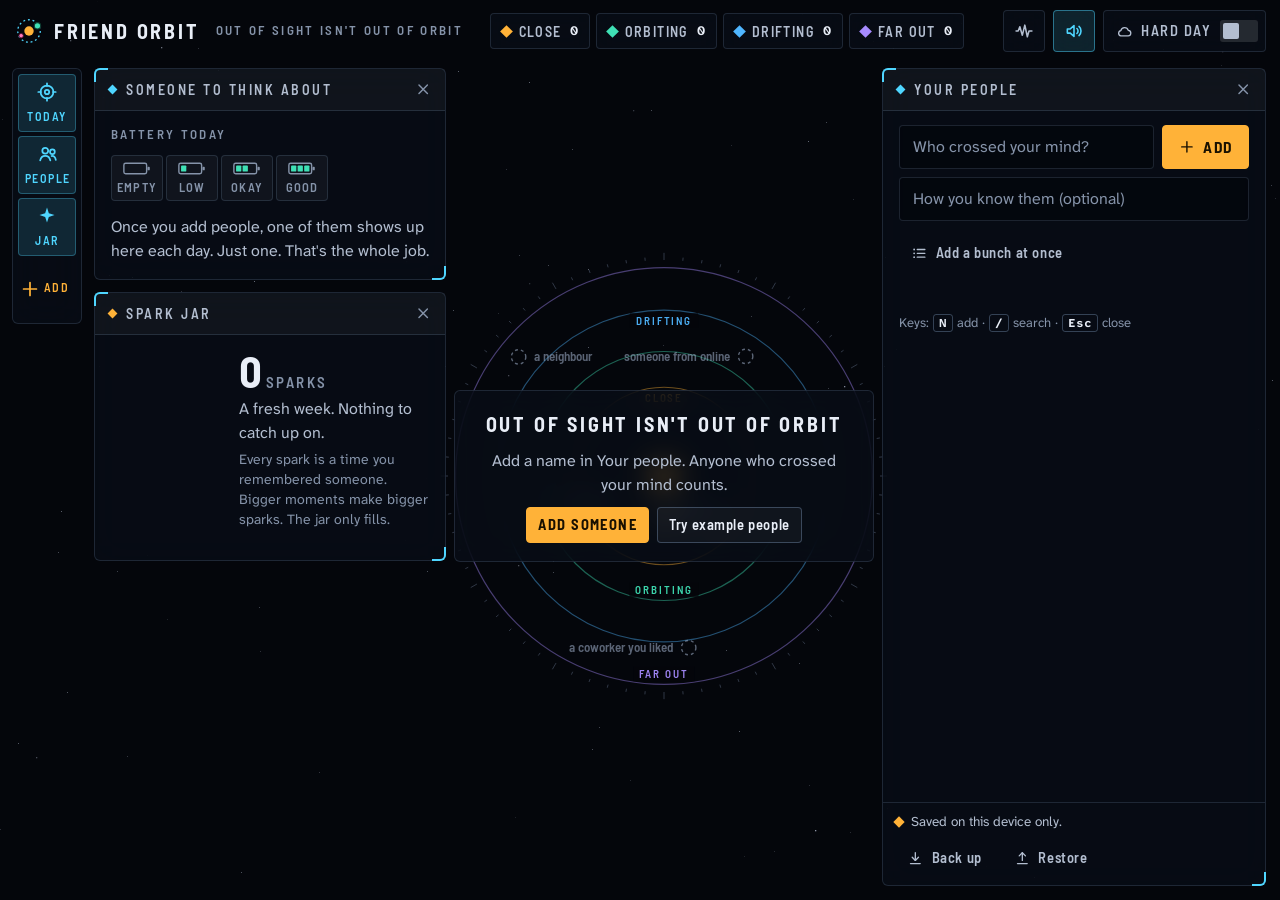
<file: friend-orbit/index.html>
<!DOCTYPE html>
<html lang="en">
<head>
<meta charset="UTF-8">
<meta name="viewport" content="width=device-width, initial-scale=1, viewport-fit=cover">
<meta name="description" content="A calm, shame-free friends list. Everyone orbits you, drifts slowly, and never falls out of your sky.">
<meta name="theme-color" content="#04060b">
<meta name="apple-mobile-web-app-capable" content="yes">
<meta name="mobile-web-app-capable" content="yes">
<meta name="apple-mobile-web-app-title" content="Friend Orbit">
<meta name="apple-mobile-web-app-status-bar-style" content="black-translucent">
<link rel="manifest" href="manifest.webmanifest">
<link rel="icon" href="icons/icon.svg" type="image/svg+xml">
<link rel="icon" href="icons/icon-192.png" type="image/png" sizes="192x192">
<link rel="apple-touch-icon" href="icons/apple-touch-icon.png">
<title>Friend Orbit</title>
<link rel="preconnect" href="https://fonts.googleapis.com">
<link rel="preconnect" href="https://fonts.gstatic.com" crossorigin>
<link rel="stylesheet" href="https://fonts.googleapis.com/css2?family=Barlow+Semi+Condensed:wght@500;600;700&family=Atkinson+Hyperlegible+Next:ital,wght@0,400..800;1,400..800&family=Atkinson+Hyperlegible+Mono:wght@400..700&display=swap">
<style>
/* Layout: the orbit fills the whole screen. Translucent HUD windows float over it
   (today and the spark jar on the left, your people on the right, a window rail at the edge),
   and the orbit re-centres in whatever space they leave. Phones get a bottom dock and one sheet at a time. */
:root{
  --void:#04060b;
  --hud:rgba(9,14,24,.72); --hud-strong:rgba(9,14,24,.94); --hud-head:rgba(255,255,255,.035);
  --row:rgba(255,255,255,.04); --row-hover:rgba(79,214,255,.08);
  --edge:rgba(150,180,220,.17); --edge-2:rgba(150,180,220,.32);
  --ink:#e9eef7; --ink-2:#b3bed0; --ink-3:#8593a9;
  --cyan:#4fd6ff; --cyan-soft:rgba(79,214,255,.14);
  --amber:#ffb238; --amber-ink:#1a1100; --amber-soft:rgba(255,178,56,.14);
  --calm:#3fe0b5; --calm-soft:rgba(63,224,181,.13); --rest:#a99bff; --rest-soft:rgba(169,155,255,.12);
  --danger:#ff7088;
  --z-close:#ffb238; --z-orbit:#3fe0b5; --z-drift:#4fb6ff; --z-far:#a78bff;
  --font-hud:"Barlow Semi Condensed","Barlow Condensed","Arial Narrow",system-ui,sans-serif;
  --font-body:"Atkinson Hyperlegible Next","Atkinson Hyperlegible",Verdana,system-ui,sans-serif;
  --font-mono:"Atkinson Hyperlegible Mono",ui-monospace,Menlo,Consolas,monospace;
  --top:62px; --dock:70px;
  color-scheme:dark;
}
*{box-sizing:border-box}
html{-webkit-text-size-adjust:100%;background:var(--void)}
html,body{height:100%}
body{margin:0;background:var(--void);color:var(--ink);font-family:var(--font-body);font-size:16px;line-height:1.5;overflow:hidden;-webkit-font-smoothing:antialiased}
[hidden]{display:none!important}
.closed{display:none!important}
button,input,select,textarea{font:inherit;color:inherit}
:focus-visible{outline:2px solid var(--cyan);outline-offset:2px}
.sr{position:absolute!important;width:1px;height:1px;overflow:hidden;clip:rect(0 0 0 0);white-space:nowrap;margin:-1px;padding:0;border:0}
.ico{width:1.15em;height:1.15em;flex:none;fill:none;stroke:currentColor;stroke-width:1.9;stroke-linecap:round;stroke-linejoin:round;vertical-align:-.2em}
*{scrollbar-width:thin;scrollbar-color:rgba(150,180,220,.3) transparent}

/* the sky */
#space{position:fixed;inset:0;width:100%;height:100%;display:block;touch-action:manipulation}
.orbit-tip{position:fixed;left:0;top:0;z-index:25;pointer-events:none;background:var(--hud-strong);border:1px solid var(--edge-2);border-radius:4px;padding:8px 12px;font-size:14.5px;line-height:1.35;white-space:nowrap}
.orbit-tip b{display:block;font-family:var(--font-hud);font-weight:700;font-size:18px;letter-spacing:.02em}
.orbit-tip span{color:var(--ink-2)}
.orbit-overlay{position:fixed;left:50%;top:50%;transform:translate(-50%,-50%);z-index:5;pointer-events:none;text-align:center;width:min(420px,86vw)}
.orbit-overlay > *{pointer-events:auto}
.ov-card{display:grid;gap:10px;justify-items:center;padding:18px 22px;background:var(--hud);-webkit-backdrop-filter:blur(14px);backdrop-filter:blur(14px);border:1px solid var(--edge);border-radius:6px}
.ov-card p{margin:0}
.ov-title{font-family:var(--font-hud);font-weight:700;font-size:20px;letter-spacing:.14em;text-transform:uppercase}
.ov-soft{font-family:var(--font-hud);font-weight:600;font-size:15px;letter-spacing:.2em;text-transform:uppercase;color:var(--cyan)}
.breath{position:fixed;left:50%;top:50%;transform:translate(-50%,0);z-index:5;pointer-events:none;font-family:var(--font-hud);font-weight:600;font-size:15px;letter-spacing:.26em;text-transform:uppercase;color:var(--amber)}

/* top bar */
.hud-top{position:fixed;top:0;left:0;right:0;z-index:20;display:flex;align-items:center;gap:14px;min-height:var(--top);padding:calc(env(safe-area-inset-top,0px) + 10px) 14px 10px;background:linear-gradient(to bottom,rgba(4,6,11,.9),rgba(4,6,11,0));pointer-events:none}
.hud-top > *{pointer-events:auto}
.brand{display:flex;align-items:center;gap:10px;font-family:var(--font-hud);font-weight:700;font-size:20px;letter-spacing:.14em;text-transform:uppercase;white-space:nowrap}
.brand svg{width:30px;height:30px}
.tagline{font-weight:600;font-size:13px;letter-spacing:.18em;color:var(--ink-3);margin-left:6px}
@media (max-width:1240px){.tagline{display:none}}
.legend{display:flex;gap:6px;margin-inline:auto;flex-wrap:wrap;justify-content:center}
.zchip{display:inline-flex;align-items:center;gap:8px;min-height:36px;padding:5px 11px;border-radius:4px;border:1px solid var(--edge);background:var(--hud);-webkit-backdrop-filter:blur(10px);backdrop-filter:blur(10px);cursor:pointer;font-family:var(--font-hud);font-weight:600;font-size:14px;letter-spacing:.1em;text-transform:uppercase;color:var(--ink-2)}
.zchip:hover{color:var(--ink);border-color:var(--edge-2)}
.zchip[aria-pressed="true"]{color:var(--ink);border-color:var(--zc,var(--cyan));background:color-mix(in srgb,var(--zc,var(--cyan)) 16%,var(--hud))}
.zchip .n{font-family:var(--font-mono);font-size:13px;font-weight:700;color:var(--ink);letter-spacing:0}
.zdot{width:9px;height:9px;flex:none;background:var(--zc,var(--z-close));transform:rotate(45deg)}
.z-close{--zc:var(--z-close)} .z-orbit{--zc:var(--z-orbit)} .z-drift{--zc:var(--z-drift)} .z-far{--zc:var(--z-far)}
.hud-actions{display:flex;gap:8px;align-items:center;margin-left:auto}
.hud-btn{display:inline-grid;place-items:center;width:42px;height:42px;border-radius:4px;border:1px solid var(--edge);background:var(--hud);-webkit-backdrop-filter:blur(10px);backdrop-filter:blur(10px);color:var(--ink-2);cursor:pointer}
.hud-btn .ico{width:20px;height:20px}
.hud-btn:hover{color:var(--ink);border-color:var(--edge-2)}
.hud-btn[aria-pressed="true"]{color:var(--cyan);border-color:rgba(79,214,255,.45);background:var(--cyan-soft)}
.hard-toggle{display:inline-flex;align-items:center;gap:9px;min-height:42px;padding:5px 7px 5px 12px;border-radius:4px;border:1px solid var(--edge);background:var(--hud);-webkit-backdrop-filter:blur(10px);backdrop-filter:blur(10px);cursor:pointer;font-family:var(--font-hud);font-weight:600;font-size:14.5px;letter-spacing:.1em;text-transform:uppercase;color:var(--ink-2)}
.hard-toggle:hover{color:var(--ink);border-color:var(--edge-2)}
.hard-toggle[aria-checked="true"]{color:var(--ink);border-color:var(--calm);background:var(--calm-soft)}
.switch-ui{width:38px;height:22px;border-radius:3px;background:rgba(255,255,255,.12);position:relative;flex:none}
.switch-ui .knob,.switch .knob{position:absolute;top:3px;left:3px;width:16px;height:16px;border-radius:2px;background:var(--ink-2);transition:transform .18s,background .18s}
[aria-checked="true"] > .switch-ui{background:rgba(63,224,181,.35)}
[aria-checked="true"] > .switch-ui .knob{transform:translateX(16px);background:var(--calm)}

/* window rail */
.rail{position:fixed;left:12px;top:calc(var(--top) + 6px);z-index:15;display:flex;flex-direction:column;gap:4px;padding:5px;background:var(--hud);-webkit-backdrop-filter:blur(16px);backdrop-filter:blur(16px);border:1px solid var(--edge);border-radius:6px}
.rail-btn{width:58px;min-height:58px;display:grid;justify-items:center;align-content:center;gap:4px;border:1px solid transparent;border-radius:4px;background:transparent;color:var(--ink-3);cursor:pointer;font-family:var(--font-hud);font-size:12px;font-weight:600;letter-spacing:.12em;text-transform:uppercase}
.rail-btn .ico{width:22px;height:22px}
.rail-btn:hover{color:var(--ink);background:var(--row)}
.rail-btn[aria-pressed="true"]{color:var(--cyan);background:var(--cyan-soft);border-color:rgba(79,214,255,.3)}
.rail-btn.add{color:var(--amber)}

/* windows */
.col-left{position:fixed;left:94px;top:calc(var(--top) + 6px);bottom:14px;width:min(352px,28vw);display:flex;flex-direction:column;gap:12px;z-index:10;pointer-events:none}
.col-right{position:fixed;right:14px;top:calc(var(--top) + 6px);bottom:14px;width:min(400px,30vw);display:flex;flex-direction:column;z-index:10;pointer-events:none}
.col-left .win{flex:0 1 auto}
.col-right .win{flex:1 1 auto}
.win{position:relative;display:flex;flex-direction:column;min-height:0;pointer-events:auto;background:var(--hud);-webkit-backdrop-filter:blur(16px) saturate(1.2);backdrop-filter:blur(16px) saturate(1.2);border:1px solid var(--edge);border-radius:6px}
.win::before,.win::after{content:"";position:absolute;width:12px;height:12px;pointer-events:none}
.win::before{left:-1px;top:-1px;border-left:2px solid var(--cyan);border-top:2px solid var(--cyan);border-top-left-radius:6px}
.win::after{right:-1px;bottom:-1px;border-right:2px solid var(--cyan);border-bottom:2px solid var(--cyan);border-bottom-right-radius:6px}
.win-head{display:flex;align-items:center;gap:10px;min-height:42px;padding:0 5px 0 14px;background:var(--hud-head);border-bottom:1px solid var(--edge);flex:none}
.win-head h2{margin:0;flex:1;min-width:0;font-family:var(--font-hud);font-weight:600;font-size:14px;letter-spacing:.18em;text-transform:uppercase;color:var(--ink-2);white-space:nowrap;overflow:hidden;text-overflow:ellipsis}
.win-head .count{font-family:var(--font-mono);font-size:13px;font-weight:700;color:var(--ink);letter-spacing:0;margin-left:6px}
.wh-mark{width:7px;height:7px;flex:none;background:var(--cyan);transform:rotate(45deg)}
.win-x{display:inline-grid;place-items:center;width:34px;height:34px;border:0;border-radius:4px;background:transparent;color:var(--ink-3);cursor:pointer}
.win-x:hover{background:var(--row);color:var(--ink)}
.win-body{flex:1 1 auto;min-height:0;overflow:auto;overscroll-behavior:contain;padding:14px 16px 16px;display:grid;gap:14px;align-content:start}
.win-foot{flex:none;display:flex;gap:8px 12px;align-items:center;justify-content:space-between;flex-wrap:wrap;padding:9px 12px;border-top:1px solid var(--edge)}

/* generic controls */
.eyebrow{font-family:var(--font-hud);font-weight:600;font-size:13px;letter-spacing:.18em;text-transform:uppercase;color:var(--ink-3);margin:0}
.fine{font-size:14px;color:var(--ink-3);margin:0;line-height:1.45}
.muted{color:var(--ink-2)}
.btn{display:inline-flex;align-items:center;justify-content:center;gap:8px;min-height:42px;padding:8px 15px;border-radius:4px;border:1px solid var(--edge-2);background:var(--row);color:var(--ink);font-family:var(--font-hud);font-weight:600;font-size:15.5px;letter-spacing:.04em;cursor:pointer;text-decoration:none;transition:background .12s,border-color .12s}
.btn:hover{border-color:var(--cyan);background:var(--cyan-soft)}
.btn:disabled{opacity:.5;cursor:default}
.btn.primary{background:var(--amber);border-color:var(--amber);color:var(--amber-ink);font-weight:700;letter-spacing:.1em;text-transform:uppercase}
.btn.primary:hover{background:#ffc15e;border-color:#ffc15e}
.btn.ghost{background:transparent;border-color:transparent;color:var(--ink-2)}
.btn.ghost:hover{color:var(--ink);background:var(--row);border-color:var(--edge)}
.btn.small{min-height:36px;padding:5px 11px;font-size:14.5px}
.btn.danger{border-color:var(--danger);color:var(--danger);background:transparent}
.chips{display:flex;flex-wrap:wrap;gap:6px}
.chip{display:inline-flex;align-items:center;gap:7px;min-height:40px;padding:6px 12px;border-radius:4px;border:1px solid var(--edge);background:var(--row);color:var(--ink);font-family:var(--font-hud);font-weight:600;font-size:15.5px;letter-spacing:.02em;cursor:pointer;text-align:left;transition:background .12s,border-color .12s}
.chip:hover{border-color:var(--cyan);background:var(--cyan-soft)}
.chip[aria-pressed="true"],.chip[aria-checked="true"]{border-color:var(--cyan);background:rgba(79,214,255,.2);color:#fff}
.chip.small{min-height:34px;padding:4px 10px;font-size:14.5px}
.chip.liked::after{content:"";width:6px;height:6px;background:var(--calm);transform:rotate(45deg);margin-left:2px}
.chip.kind .ico{color:var(--k,var(--cyan))}
.chip.thought{border-color:rgba(227,233,255,.4);background:rgba(227,233,255,.08)}
.field{width:100%;min-width:0;min-height:44px;padding:9px 13px;border-radius:4px;border:1px solid var(--edge);background:rgba(0,0,0,.35);color:var(--ink);font-size:16px}
.field:focus{outline:none;border-color:var(--cyan);box-shadow:0 0 0 3px rgba(79,214,255,.18)}
.field::placeholder{color:var(--ink-3)}
select.field{background-color:#0b111c}
textarea.field{resize:vertical;line-height:1.45}
.icon-btn{display:inline-grid;place-items:center;width:40px;height:40px;border-radius:4px;border:1px solid transparent;background:transparent;color:var(--ink-2);cursor:pointer;flex:none}
.icon-btn:hover{background:var(--row);color:var(--ink);border-color:var(--edge)}
.icon-btn.sm{width:34px;height:34px}
.row{display:flex;gap:8px;flex-wrap:wrap;align-items:center}

/* cel-shaded planets: flat colour, a hard shadow crescent and a dark rim */
.avatar{--sz:46px;position:relative;width:var(--sz);height:var(--sz);border-radius:50%;display:grid;place-items:center;flex:none;
  background:hsl(var(--h) 82% 62%);
  box-shadow:inset calc(var(--sz) * -.15) calc(var(--sz) * -.15) 0 hsl(var(--h) 70% 42%),0 0 0 2px hsl(var(--h) 60% 24%);
  color:#07101c;font-family:var(--font-hud);font-weight:700;font-size:calc(var(--sz) * .4);letter-spacing:.02em;line-height:1}
.avatar.safe::after{content:"";position:absolute;inset:-7px;border-radius:50%;border:2px solid var(--calm)}
.avatar.resting{filter:saturate(.25) brightness(.8)}

/* today */
.battery-row{display:flex;align-items:center;justify-content:space-between;gap:10px;flex-wrap:wrap}
.battery{display:flex;gap:3px}
.bat{display:grid;justify-items:center;gap:2px;min-width:52px;min-height:46px;padding:5px 4px 3px;border-radius:4px;border:1px solid var(--edge);background:var(--row);cursor:pointer;color:var(--ink-3);font-family:var(--font-hud);font-weight:600;font-size:12.5px;letter-spacing:.1em;text-transform:uppercase}
.bat svg{width:28px;height:15px}
.bat .shell{fill:none;stroke:currentColor;stroke-width:1.6}
.bat .cap{fill:currentColor}
.bat .bar{fill:var(--calm)}
.bat:hover{color:var(--ink);border-color:var(--edge-2)}
.bat[aria-checked="true"]{color:var(--ink);border-color:var(--calm);background:var(--calm-soft)}
.today-body{display:grid;gap:14px}
.t-who{display:flex;gap:14px;align-items:center;background:none;border:0;padding:0;cursor:pointer;text-align:left;color:inherit;border-radius:4px}
.t-name{display:block;font-family:var(--font-hud);font-weight:700;font-size:28px;line-height:1.05;letter-spacing:.01em}
.t-meta{display:block;color:var(--ink-2);font-size:15px;margin-top:3px}
.t-status{margin:0;font-size:15.5px;color:var(--ink-2)}
.t-status b{color:var(--zc,var(--ink));font-family:var(--font-hud);font-weight:700;letter-spacing:.08em;text-transform:uppercase;font-size:14.5px;margin-right:4px}
.t-lines{display:grid;gap:6px;margin:0;padding:10px 12px;list-style:none;border-radius:4px;background:var(--row);border:1px solid var(--edge)}
.t-lines li{display:flex;gap:10px;align-items:baseline;font-size:15.5px}
.t-lines .k{font-family:var(--font-hud);font-weight:600;font-size:12.5px;letter-spacing:.16em;text-transform:uppercase;color:var(--ink-3);flex:none;min-width:7.6em}
.t-do{display:grid;gap:8px}
.t-do .q{margin:0;font-family:var(--font-hud);font-weight:700;font-size:16px;letter-spacing:.06em;text-transform:uppercase}
.t-do .q span{display:block;font-family:var(--font-body);font-weight:400;font-size:14.5px;letter-spacing:0;text-transform:none;color:var(--ink-2)}
.t-done{display:flex;gap:10px;align-items:center;font-size:18px;margin:0}
.t-done .ico{color:var(--calm);width:1.4em;height:1.4em}
.soft-empty{margin:0;color:var(--ink-2)}

/* jar */
.wins-row{display:flex;gap:16px;align-items:center}
.jar{width:112px;flex:none}
.jar .glass{fill:rgba(255,255,255,.03);stroke:var(--ink-3);stroke-width:2.2}
.jar .lid{fill:var(--amber)}
.jar-spark{stroke:rgba(4,6,11,.75);stroke-width:1}
.jar-key{display:flex;flex-wrap:wrap;gap:4px 14px;margin:0;padding:0;list-style:none}
.jar-key li{display:inline-flex;align-items:center;gap:6px;font-family:var(--font-hud);font-weight:600;font-size:13.5px;letter-spacing:.06em;text-transform:uppercase;color:var(--ink-2)}
.jar-key i{display:block;flex:none;border-radius:50%;background:var(--k);box-shadow:0 0 0 1px rgba(4,6,11,.75)}
.big-n{margin:0;font-family:var(--font-hud);font-weight:700;font-size:44px;line-height:1;font-variant-numeric:tabular-nums}
.big-n small{font-size:15px;font-weight:600;letter-spacing:.16em;text-transform:uppercase;color:var(--ink-3);margin-left:4px}
.wins-row p{margin:0}
.upcoming{display:grid;gap:4px;border-top:1px solid var(--edge);padding-top:10px}
.up-item{display:flex;gap:10px;align-items:center;background:none;border:0;padding:4px 0;cursor:pointer;text-align:left;color:inherit;font-size:15px}
.up-item .ico{color:var(--amber)}

/* harbor (hard day) */
.harbor .win-body{gap:14px}
.harbor h3{margin:0;font-family:var(--font-hud);font-weight:700;font-size:26px;letter-spacing:.02em}
.harbor p{margin:0}
.h-person{display:flex;align-items:center;gap:10px;justify-content:space-between;padding:8px 0;border-top:1px solid var(--edge)}
.h-open{display:flex;gap:12px;align-items:center;background:none;border:0;padding:0;cursor:pointer;text-align:left;color:inherit;min-width:0}
.h-open b{display:block;font-family:var(--font-hud);font-size:18px}
.quote{margin:0;padding:12px 14px;border-radius:4px;border:1px solid rgba(63,224,181,.35);background:var(--calm-soft);font-size:16px}

/* people */
.add{display:grid;grid-template-columns:minmax(0,1fr) auto;gap:8px}
.add .how{grid-column:1/-1}
.add-more{display:flex;gap:8px;align-items:center;flex-wrap:wrap}
.dump{display:grid;gap:8px;padding:12px;border-radius:4px;border:1px dashed var(--edge-2)}
.banner{display:grid;gap:8px;justify-items:start;padding:10px 12px;border-radius:4px;border:1px solid rgba(255,178,56,.4);background:var(--amber-soft);font-size:14.5px}
.banner p{margin:0}
.toolbar{display:grid;grid-template-columns:minmax(0,1fr) auto;gap:8px}
.search{position:relative;min-width:0}
.search .ico{position:absolute;left:12px;top:50%;transform:translateY(-50%);color:var(--ink-3)}
.search .field{padding-left:38px}
.toolbar select.field{width:auto;max-width:12em}
.legend-m{display:none}
.filter-note{margin:0;font-size:14.5px;color:var(--ink-2);display:flex;gap:6px;align-items:center;flex-wrap:wrap}
.zone-h{display:flex;align-items:center;gap:10px;margin:8px 0 4px;padding-bottom:6px;border-bottom:1px solid color-mix(in srgb,var(--zc) 45%,transparent)}
.zone-h h3{margin:0;font-family:var(--font-hud);font-weight:700;font-size:15px;letter-spacing:.18em;text-transform:uppercase;color:var(--zc)}
.zone-h p{margin:0;font-size:13.5px;color:var(--ink-3)}
.zone-h .n{margin-left:auto;font-family:var(--font-mono);font-size:13px;font-weight:700;color:var(--ink-2)}
.list{display:grid;gap:4px}
.prow{display:grid;grid-template-columns:minmax(0,1fr) auto auto;align-items:center;gap:2px;padding:4px 4px 4px 6px;border-radius:4px;border:1px solid transparent;background:var(--row);transition:background .12s,border-color .12s}
.prow:hover,.prow.hl{background:var(--row-hover);border-color:rgba(79,214,255,.3)}
.prow.flash{animation:ping 1.2s ease}
@keyframes ping{0%{border-color:hsl(var(--h) 82% 62%);background:hsl(var(--h) 82% 62% / .2)}100%{border-color:transparent}}
.p-open{display:flex;gap:12px;align-items:center;min-width:0;background:none;border:0;padding:6px 4px;cursor:pointer;text-align:left;color:inherit;border-radius:4px}
.p-dot{--sz:22px;width:var(--sz);height:var(--sz);border-radius:50%;flex:none;position:relative;background:hsl(var(--h) 82% 62%);box-shadow:inset -4px -4px 0 hsl(var(--h) 70% 42%),0 0 0 1.5px hsl(var(--h) 60% 24%)}
.p-dot.safe::after{content:"";position:absolute;inset:-5px;border-radius:50%;border:1.5px solid var(--calm)}
.p-text{display:grid;min-width:0}
.p-name{font-family:var(--font-hud);font-weight:700;font-size:18px;line-height:1.15;letter-spacing:.01em;white-space:nowrap;overflow:hidden;text-overflow:ellipsis}
.p-pron{font-family:var(--font-body);font-weight:400;font-size:13px;color:var(--ink-3);letter-spacing:0}
.p-sub{font-size:14px;color:var(--ink-2);white-space:nowrap;overflow:hidden;text-overflow:ellipsis}
.p-sub .bd{color:var(--amber)}
.prow .icon-btn{width:40px;height:40px;color:var(--ink-3)}
.prow .icon-btn:hover{color:var(--ink)}
.prow .icon-btn.th:hover{color:var(--amber);border-color:rgba(255,178,56,.45);background:var(--amber-soft)}
.prow .icon-btn[aria-expanded="true"]{color:var(--cyan);border-color:rgba(79,214,255,.35);background:var(--cyan-soft)}
.p-logrow{grid-column:1/-1;display:flex;gap:6px;flex-wrap:wrap;padding:4px 2px 6px}
.tag{font-family:var(--font-hud);font-weight:700;font-size:11px;letter-spacing:.14em;text-transform:uppercase;padding:1px 6px;border-radius:2px;border:1px solid rgba(255,178,56,.45);color:var(--amber);vertical-align:2px;margin-left:4px}
.resting summary{cursor:pointer;display:flex;align-items:center;gap:8px;min-height:40px;list-style:none;font-family:var(--font-hud);font-weight:700;font-size:15px;letter-spacing:.16em;text-transform:uppercase;color:var(--rest)}
.resting summary::-webkit-details-marker{display:none}
.resting summary .n{font-family:var(--font-mono);font-size:13px;color:var(--ink-3)}
.resting > p{margin:0 0 8px}
.prow.is-resting{opacity:.75}
.status{display:flex;gap:8px;align-items:center;font-size:13.5px;color:var(--ink-2);margin:0}
.status .dot{width:8px;height:8px;background:var(--ink-3);transform:rotate(45deg);flex:none}
.status.ok .dot{background:var(--calm)}
.status.local .dot{background:var(--amber)}
.keys{font-size:13px;color:var(--ink-3);margin:0}
kbd{font-family:var(--font-mono);font-size:12px;font-weight:700;border:1px solid var(--edge-2);border-radius:3px;padding:0 5px;color:var(--ink)}

/* person sheet */
.scrim{position:fixed;inset:0;z-index:28;background:rgba(2,3,8,.6);display:none}
.drawer{position:fixed;z-index:30;right:14px;top:calc(var(--top) + 6px);bottom:14px;width:min(480px,40vw);background:var(--hud-strong);animation:slidein .22s cubic-bezier(.2,.8,.2,1)}
@keyframes slidein{from{transform:translateX(24px);opacity:0}}
@keyframes slideup{from{transform:translateY(40px);opacity:0}}
.drawer .win-body{gap:0;padding-top:0}
.d-head{display:flex;gap:14px;align-items:flex-start;padding:16px 0 14px}
.d-id{flex:1;min-width:0;display:grid;gap:2px}
.d-name{width:100%;font-family:var(--font-hud);font-weight:700;font-size:30px;letter-spacing:.01em;line-height:1.1;border:1px solid transparent;border-radius:4px;background:transparent;padding:2px 6px;margin-left:-6px}
.d-name:hover,.bare:hover{border-color:var(--edge)}
.d-name:focus,.bare:focus{border-color:var(--cyan);background:rgba(0,0,0,.35);outline:none}
.d-sub{display:flex;gap:6px;flex-wrap:wrap}
.bare{min-width:0;border:1px solid transparent;border-radius:4px;background:transparent;padding:3px 6px;margin-left:-6px;font-size:15px;color:var(--ink-2)}
.bare.pron{width:9.5em}
.bare.grow{flex:1 1 12em}
.bare::placeholder{color:var(--ink-3)}
.d-example{margin:0 0 12px;padding:10px 12px;border-radius:4px;border:1px solid rgba(255,178,56,.4);background:var(--amber-soft);font-size:14.5px}
.d-status{display:grid;gap:4px;padding:12px 14px;border-radius:4px;background:var(--row);border:1px solid var(--edge)}
.d-status p{margin:0}
.d-status b{font-family:var(--font-hud);letter-spacing:.12em;text-transform:uppercase;color:var(--zc,var(--ink))}
.d-sec{padding-block:16px;border-top:1px solid var(--edge);display:grid;gap:10px}
.d-sec:first-of-type{margin-top:14px}
.d-grid{grid-template-columns:minmax(0,1fr) minmax(0,1fr);gap:12px}
.d-grid > div{display:grid;gap:6px;min-width:0}
@media (max-width:480px){.d-grid{grid-template-columns:minmax(0,1fr)}}
.bd{display:grid;grid-template-columns:minmax(0,1.4fr) minmax(0,1fr);gap:6px}
.ideas{display:grid;gap:6px}
.idea{display:flex;gap:10px;align-items:flex-start;justify-content:space-between;padding:10px 10px 10px 13px;border-radius:4px;background:var(--row);border:1px solid var(--edge)}
.idea p{margin:0;font-size:15.5px;overflow-wrap:anywhere;user-select:text}
.idea.ai{border-color:rgba(63,224,181,.35);background:var(--calm-soft)}
.draft-box{display:grid;gap:8px;justify-items:start}
.pulse{animation:breathe 1.6s ease-in-out infinite}
@keyframes breathe{50%{opacity:.45}}
.lst{list-style:none;margin:0;padding:0;display:grid;gap:4px}
.lst li{display:flex;gap:8px;align-items:center;justify-content:space-between;padding:4px 4px 4px 12px;border-radius:4px;background:var(--row);overflow-wrap:anywhere}
.add-line{display:flex;gap:6px}
.swatches{display:flex;flex-wrap:wrap;gap:8px}
.swatch{width:34px;height:34px;border-radius:50%;border:0;cursor:pointer;background:hsl(var(--h) 82% 62%);box-shadow:inset -6px -6px 0 hsl(var(--h) 70% 42%),0 0 0 1.5px hsl(var(--h) 60% 24%)}
.swatch[aria-pressed="true"]{outline:2px solid var(--cyan);outline-offset:3px}
.glyph-l{display:flex;gap:10px;align-items:center;font-size:14.5px;color:var(--ink-2)}
.glyph-l .field{width:5.5em;text-align:center}
.switch-row{display:flex;gap:14px;align-items:center;justify-content:space-between}
.sw-t{margin:0 0 2px;font-family:var(--font-hud);font-weight:700;font-size:17px;letter-spacing:.04em;display:flex;gap:8px;align-items:center}
.switch{position:relative;width:48px;height:28px;border-radius:3px;border:1px solid var(--edge);background:rgba(255,255,255,.08);cursor:pointer;flex:none;padding:0}
.switch .knob{top:4px;left:4px;width:18px;height:18px}
.switch[aria-checked="true"]{background:rgba(63,224,181,.3);border-color:var(--calm)}
.switch[aria-checked="true"] .knob{transform:translateX(20px);background:var(--calm)}
.timeline{list-style:none;margin:0;padding:0;display:grid;gap:2px}
.tl{display:flex;gap:12px;align-items:flex-start;padding:6px 0}
.tl-ico{width:34px;height:34px;border-radius:4px;display:grid;place-items:center;border:1px solid hsl(var(--h) 82% 62% / .5);color:hsl(var(--h) 82% 66%);flex:none}
.tl-body{flex:1;min-width:0}
.tl-body p{margin:0}
.tl-body b{font-family:var(--font-hud);font-size:16.5px;letter-spacing:.02em}
.tl time{color:var(--ink-3);font-size:14px;margin-left:6px}
.tl-note{color:var(--ink-2);font-size:15px;overflow-wrap:anywhere}
.note-form{display:grid;gap:8px;padding:12px;border-radius:4px;border:1px solid rgba(63,224,181,.35);background:var(--calm-soft)}
.note-form label{font-family:var(--font-hud);font-weight:700;letter-spacing:.04em}
.note-form .row .field{flex:1 1 12em}
.d-danger{justify-items:start}
.d-danger p{margin:0}

/* toast */
.toast{position:fixed;left:50%;bottom:calc(env(safe-area-inset-bottom,0px) + 18px);transform:translateX(-50%);z-index:60;display:flex;align-items:center;gap:4px;max-width:calc(100% - 32px);width:max-content;padding:7px 7px 7px 16px;border-radius:4px;border:1px solid var(--edge-2);background:var(--hud-strong);-webkit-backdrop-filter:blur(14px);backdrop-filter:blur(14px);color:var(--ink);font-size:15.5px}
.toast.in{animation:toastin .22s cubic-bezier(.2,.8,.2,1)}
@keyframes toastin{from{transform:translate(-50%,12px);opacity:0}}
.toast span{padding-right:6px}
.toast button{border:0;background:transparent;color:var(--cyan);font-family:var(--font-hud);font-weight:700;font-size:15px;letter-spacing:.1em;text-transform:uppercase;cursor:pointer;min-height:38px;padding:5px 10px;border-radius:3px;white-space:nowrap}
.toast button:hover{background:var(--cyan-soft)}

/* hard day mode */
body.hardday .hide-hard{display:none!important}
body:not(.hardday) .only-hard{display:none!important}

/* phones: bottom dock, one sheet at a time */
@media (max-width:820px){
  :root{--top:58px}
  .legend,.keys{display:none}
  .brand{font-size:17px;letter-spacing:.12em}
  .brand svg{width:26px;height:26px}
  .hard-toggle .ht-label{display:none}
  .rail{top:auto;left:0;right:0;bottom:0;flex-direction:row;justify-content:space-around;gap:4px;border-radius:0;border-width:1px 0 0;padding:6px 8px calc(env(safe-area-inset-bottom,0px) + 6px)}
  .rail-btn{flex:1;width:auto;min-height:54px}
  .col-left,.col-right{left:8px;right:8px;width:auto;top:auto;bottom:calc(var(--dock) + env(safe-area-inset-bottom,0px) + 8px)}
  body.hardday .col-left{bottom:calc(env(safe-area-inset-bottom,0px) + 10px)}
  .col-left .win,.col-right .win{max-height:52vh;max-height:52dvh}
  .toast{bottom:calc(var(--dock) + env(safe-area-inset-bottom,0px) + 12px)}
  body.hardday .toast{bottom:calc(env(safe-area-inset-bottom,0px) + 16px)}
  .col-right .win{flex:0 1 auto}
  .legend-m{display:flex;gap:6px;flex-wrap:wrap}
  .drawer{left:0;right:0;bottom:0;top:auto;width:auto;max-height:90vh;max-height:90dvh;border-radius:10px 10px 0 0;animation-name:slideup}
  .drawer .win-body{padding-bottom:calc(env(safe-area-inset-bottom,0px) + 20px)}
  .scrim{display:block}
  .t-name{font-size:24px}
}
@media (prefers-reduced-motion: reduce){
  *,*::before,*::after{animation-duration:.01ms!important;animation-iteration-count:1!important;transition-duration:.01ms!important}
}
</style>
<style>
/* App shell: keep content clear of notches and system bars when installed. */
html{background:var(--void)}
</style>
</head>
<body>
<svg width="0" height="0" style="position:absolute" aria-hidden="true" focusable="false">
  <defs>
    <symbol id="i-sound" viewBox="0 0 24 24"><path d="M4 9.5h3.5L12 5.5v13l-4.5-4H4z"/><path d="M15.5 9a4 4 0 0 1 0 6"/><path d="M18 6.5a7.5 7.5 0 0 1 0 11"/></symbol>
    <symbol id="i-mute" viewBox="0 0 24 24"><path d="M4 9.5h3.5L12 5.5v13l-4.5-4H4z"/><path d="M16 9.5l5 5M21 9.5l-5 5"/></symbol>
    <symbol id="i-wave" viewBox="0 0 24 24"><path d="M2.5 12h2.5l2-5 3 10 3-12 3 14 2-7h3.5"/></symbol>
    <symbol id="i-target" viewBox="0 0 24 24"><circle cx="12" cy="12" r="7"/><circle cx="12" cy="12" r="2.4"/><path d="M12 2.5v3M12 18.5v3M2.5 12h3M18.5 12h3"/></symbol>
    <symbol id="i-people" viewBox="0 0 24 24"><circle cx="9" cy="8.5" r="3.2"/><path d="M3.5 19c.6-3.2 2.8-5 5.5-5s4.9 1.8 5.5 5"/><circle cx="16.8" cy="9.5" r="2.6"/><path d="M15.8 14.2c2.4-.2 4.2 1.4 4.7 4.3"/></symbol>
  </defs>
</svg>
<svg width="0" height="0" style="position:absolute" aria-hidden="true" focusable="false">
  <defs>
    <symbol id="i-spark" viewBox="0 0 24 24"><path fill="currentColor" stroke="none" d="M12 2.8l2 6.2 6.2 2-6.2 2L12 19.2l-2-6.2-6.2-2 6.2-2z"/></symbol>
    <symbol id="i-in" viewBox="0 0 24 24"><path d="M14 4h4.5A1.5 1.5 0 0 1 20 5.5v13a1.5 1.5 0 0 1-1.5 1.5H14"/><path d="M3.5 12H14"/><path d="M10 8l4 4-4 4"/></symbol>
    <symbol id="i-heart" viewBox="0 0 24 24"><path d="M12 20s-7.5-4.6-7.5-10.2A4.3 4.3 0 0 1 12 7.3a4.3 4.3 0 0 1 7.5 2.5C19.5 15.4 12 20 12 20z"/></symbol>
    <symbol id="i-bubble" viewBox="0 0 24 24"><path d="M5 5h14a1.5 1.5 0 0 1 1.5 1.5v8.5a1.5 1.5 0 0 1-1.5 1.5h-9l-4.5 3.5v-3.5H5A1.5 1.5 0 0 1 3.5 15V6.5A1.5 1.5 0 0 1 5 5z"/></symbol>
    <symbol id="i-mic" viewBox="0 0 24 24"><rect x="9" y="3" width="6" height="11" rx="3"/><path d="M5.5 11a6.5 6.5 0 0 0 13 0"/><path d="M12 17.5V21"/></symbol>
    <symbol id="i-game" viewBox="0 0 24 24"><path d="M7 8h10a4 4 0 0 1 4 4v1.5a3 3 0 0 1-5.4 1.8L14.5 14h-5l-1.1 1.3A3 3 0 0 1 3 13.5V12a4 4 0 0 1 4-4z"/><path d="M7.5 10.2v3.4M5.8 11.9h3.4"/><path d="M15.5 11h.01M17.3 12.8h.01" stroke-width="2.4"/></symbol>
    <symbol id="i-phone" viewBox="0 0 24 24"><path d="M6.5 3.5h3l1.5 4.5-2 1.3a10.5 10.5 0 0 0 5.7 5.7l1.3-2 4.5 1.5v3a2 2 0 0 1-2 2A15.5 15.5 0 0 1 4.5 5.5a2 2 0 0 1 2-2z"/></symbol>
    <symbol id="i-cup" viewBox="0 0 24 24"><path d="M4 9.5h12V14a5 5 0 0 1-5 5H9a5 5 0 0 1-5-5z"/><path d="M16 11h1.6a2.4 2.4 0 0 1 0 4.8h-2"/><path d="M8 3.5c-.9 1 .9 2 0 3.2M12 3.5c-.9 1 .9 2 0 3.2"/></symbol>
    <symbol id="i-anchor" viewBox="0 0 24 24"><circle cx="12" cy="5.5" r="2"/><path d="M12 7.5V20.5"/><path d="M5 13a7 7 0 0 0 14 0"/><path d="M8.5 11h7"/></symbol>
    <symbol id="i-moon" viewBox="0 0 24 24"><path d="M19.5 14.2A7.8 7.8 0 0 1 9.8 4.5a7.8 7.8 0 1 0 9.7 9.7z"/></symbol>
    <symbol id="i-cake" viewBox="0 0 24 24"><path d="M4 20.5h16"/><path d="M5.5 20.5V13h13v7.5"/><path d="M5.5 16.3c1.6 1 2.9 1 4.4 0 1.5-1 2.8-1 4.2 0 1.5 1 2.9 1 4.4 0"/><path d="M12 13V9.8"/><path d="M12 4.5c1 1.2 1 2.4 0 3-1-.6-1-1.8 0-3z"/></symbol>
    <symbol id="i-plus" viewBox="0 0 24 24"><path d="M12 5v14M5 12h14"/></symbol>
    <symbol id="i-x" viewBox="0 0 24 24"><path d="M6.5 6.5l11 11M17.5 6.5l-11 11"/></symbol>
    <symbol id="i-search" viewBox="0 0 24 24"><circle cx="11" cy="11" r="6.5"/><path d="M16 16l4.5 4.5"/></symbol>
    <symbol id="i-copy" viewBox="0 0 24 24"><rect x="8.5" y="8.5" width="11" height="11" rx="2"/><path d="M15.5 8.5V6A1.5 1.5 0 0 0 14 4.5H6A1.5 1.5 0 0 0 4.5 6v8A1.5 1.5 0 0 0 6 15.5h2.5"/></symbol>
    <symbol id="i-trash" viewBox="0 0 24 24"><path d="M4.5 7h15"/><path d="M9.5 7V4.5h5V7"/><path d="M6.5 7l1 12.5h9l1-12.5"/></symbol>
    <symbol id="i-down" viewBox="0 0 24 24"><path d="M12 4v11"/><path d="M7.5 10.5L12 15l4.5-4.5"/><path d="M5 19.5h14"/></symbol>
    <symbol id="i-up" viewBox="0 0 24 24"><path d="M12 15V4"/><path d="M7.5 8.5L12 4l4.5 4.5"/><path d="M5 19.5h14"/></symbol>
    <symbol id="i-check" viewBox="0 0 24 24"><path d="M5 12.5l4.5 4.5L19 7.5"/></symbol>
    <symbol id="i-shuffle" viewBox="0 0 24 24"><path d="M4 7h3.5c4 0 5 10 9 10H20"/><path d="M4 17h3.5c1.4 0 2.4-1.2 3.3-2.7M13.2 9.7C14.1 8.2 15.1 7 16.5 7H20"/><path d="M17.5 4.5L20 7l-2.5 2.5M17.5 14.5L20 17l-2.5 2.5"/></symbol>
    <symbol id="i-cloud" viewBox="0 0 24 24"><path d="M7 18.5h10a4 4 0 0 0 .6-8A5.5 5.5 0 0 0 7 11a3.8 3.8 0 0 0 0 7.5z"/></symbol>
    <symbol id="i-list" viewBox="0 0 24 24"><path d="M9 6.5h11M9 12h11M9 17.5h11"/><path d="M4.5 6.5h.01M4.5 12h.01M4.5 17.5h.01" stroke-width="2.6"/></symbol>
  </defs>
</svg>

<canvas id="space" role="img" aria-label="Orbit map of your people"></canvas>
<div class="orbit-overlay" id="orbit-overlay"></div>
<div class="breath only-hard" id="breath" aria-hidden="true"></div>
<div class="orbit-tip" id="orbit-tip" hidden></div>

<header class="hud-top">
  <div class="brand">
    <svg viewBox="0 0 32 32" aria-hidden="true"><circle cx="16" cy="16" r="12" fill="none" stroke="#4fd6ff" stroke-width="1.4" stroke-dasharray="2 3"/><circle cx="16" cy="16" r="5" fill="#ffb238"/><circle cx="25" cy="10.5" r="3.4" fill="#3fe0b5" stroke="#0e3b31" stroke-width="1.2"/><circle cx="7.6" cy="21" r="2.4" fill="#ff7ab8" stroke="#4a1030" stroke-width="1"/></svg>
    <span>Friend Orbit</span><span class="tagline">Out of sight isn't out of orbit</span>
  </div>
  <div class="legend hide-hard" id="legend" aria-label="Filter people by orbit ring"></div>
  <div class="hud-actions" id="hud-actions">
    <button class="hud-btn" id="amb-btn" data-act="ambience" aria-pressed="false" title="Ambient sound"><svg class="ico"><use href="#i-wave"/></svg><span class="sr">Ambient sound</span></button>
    <button class="hud-btn" id="snd-btn" data-act="sound" aria-pressed="true" title="Sound effects"><svg class="ico"><use href="#i-sound"/></svg><span class="sr">Sound effects</span></button>
    <button id="hard-btn" class="hard-toggle" role="switch" aria-checked="false" data-act="hard-day" aria-label="Hard day mode">
      <svg class="ico"><use href="#i-cloud"/></svg><span class="ht-label">Hard day</span>
      <span class="switch-ui"><span class="knob"></span></span>
    </button>
  </div>
</header>

<nav class="rail hide-hard" aria-label="Windows">
  <button class="rail-btn" data-act="win" data-v="today" aria-pressed="true"><svg class="ico"><use href="#i-target"/></svg><span>Today</span></button>
  <button class="rail-btn" data-act="win" data-v="people" aria-pressed="true"><svg class="ico"><use href="#i-people"/></svg><span>People</span></button>
  <button class="rail-btn" data-act="win" data-v="wins" aria-pressed="true"><svg class="ico"><use href="#i-spark"/></svg><span>Jar</span></button>
  <button class="rail-btn add" data-act="add-focus"><svg class="ico"><use href="#i-plus"/></svg><span>Add</span></button>
</nav>

<div class="col-left">
  <section class="win today hide-hard" id="today" aria-labelledby="today-h">
    <header class="win-head"><span class="wh-mark"></span><h2 id="today-h">Someone to think about</h2><button class="win-x" data-act="win" data-v="today" aria-label="Hide this window"><svg class="ico"><use href="#i-x"/></svg></button></header>
    <div class="win-body">
      <div class="battery-row"><span class="eyebrow" id="bat-l">Battery today</span><div class="battery" id="battery" role="radiogroup" aria-labelledby="bat-l"></div></div>
      <div id="today-body" class="today-body"></div>
    </div>
  </section>

  <section class="win harbor only-hard" id="harbor" aria-labelledby="harbor-h">
    <header class="win-head"><span class="wh-mark" style="background:var(--calm)"></span><h2 id="harbor-h">Hard day mode</h2></header>
    <div class="win-body">
      <h3>Nothing here is urgent.</h3>
      <p class="muted">You don't have to reach out to anyone today. If you'd like some company, these are the people you marked as safe.</p>
      <div id="harbor-list"></div>
      <div style="display:grid;gap:8px">
        <p class="eyebrow">A message that asks for nothing</p>
        <p class="quote">Rough day over here. No need to reply, I just wanted to say hi to someone I like.</p>
        <div class="row"><button class="btn small" data-act="copy-plain" data-text="Rough day over here. No need to reply, I just wanted to say hi to someone I like."><svg class="ico"><use href="#i-copy"/></svg> Copy it</button></div>
      </div>
      <p class="fine">If it's more than a hard day, you can talk to someone right now. In the US or Canada, call or text 988. In the UK or Ireland, call Samaritans on 116 123.</p>
      <div><button class="btn" data-act="hard-day">Back to everything</button></div>
    </div>
  </section>

  <section class="win jar-win hide-hard" id="wins" aria-labelledby="wins-h">
    <header class="win-head"><span class="wh-mark" style="background:var(--amber)"></span><h2 id="wins-h">Spark jar</h2><button class="win-x" data-act="win" data-v="wins" aria-label="Hide this window"><svg class="ico"><use href="#i-x"/></svg></button></header>
    <div class="win-body">
      <div class="wins-row">
        <svg class="jar" id="jar" viewBox="0 0 120 150" role="img" aria-label="Spark jar"></svg>
        <div style="display:grid;gap:4px;min-width:0">
          <p class="big-n" id="spark-n">0<small>sparks</small></p>
          <p id="spark-week" class="muted"></p>
          <p class="fine">Every spark is a time you remembered someone. Bigger moments make bigger sparks. The jar only fills.</p>
        </div>
      </div>
      <ul class="jar-key" id="jar-key" aria-label="What the spark sizes and colours mean"></ul>
      <div class="upcoming" id="upcoming" hidden></div>
    </div>
  </section>
</div>

<div class="col-right">
  <section class="win people hide-hard" id="people" aria-labelledby="people-h">
    <header class="win-head"><span class="wh-mark"></span><h2 id="people-h">Your people<span class="count" id="people-count"></span></h2><button class="win-x" data-act="win" data-v="people" aria-label="Hide this window"><svg class="ico"><use href="#i-x"/></svg></button></header>
    <div class="win-body">
      <form class="add" id="add-form" autocomplete="off">
        <label class="sr" for="add-name">Name</label>
        <input class="field" id="add-name" maxlength="60" placeholder="Who crossed your mind?">
        <button class="btn primary" type="submit"><svg class="ico"><use href="#i-plus"/></svg> Add</button>
        <label class="sr" for="add-how">How you know them</label>
        <input class="field how" id="add-how" maxlength="80" placeholder="How you know them (optional)">
      </form>
      <div class="add-more">
        <button class="btn ghost small" type="button" data-act="dump-toggle" aria-expanded="false" aria-controls="dump"><svg class="ico"><use href="#i-list"/></svg> Add a bunch at once</button>
      </div>
      <form class="dump" id="dump" hidden>
        <label for="dump-text" class="eyebrow">One name per line, or commas</label>
        <textarea class="field" id="dump-text" rows="4" placeholder="Sam&#10;Auntie Rose&#10;that guy from Friday game nights"></textarea>
        <div class="row"><button class="btn primary small" type="submit">Add everyone</button><span class="fine">Names already here are skipped.</span></div>
      </form>

      <div class="banner" id="example-banner" hidden>
        <p id="example-text"></p>
        <button class="btn small" data-act="clear-examples">Clear example people</button>
      </div>

      <div class="toolbar" id="toolbar">
        <div class="search">
          <svg class="ico"><use href="#i-search"/></svg>
          <label class="sr" for="search">Search your people</label>
          <input class="field" id="search" type="search" placeholder="Search names, notes">
        </div>
        <label class="sr" for="sort">Sort people</label>
        <select class="field" id="sort">
          <option value="wave">Wave first</option>
          <option value="orbit">Closest first</option>
          <option value="az">A to Z</option>
          <option value="new">Newest</option>
        </select>
      </div>
      <div class="legend-m" id="legend-m" aria-label="Filter people by orbit ring"></div>
      <div class="chips" id="circle-chips"></div>
      <p class="filter-note" id="filter-note" hidden></p>

      <div id="people-list"></div>

      <details class="resting" id="resting" hidden>
        <summary><svg class="ico"><use href="#i-moon"/></svg> Resting <span class="n" id="resting-n"></span></summary>
        <p class="fine">Put down for now. Not suggested, not in your orbit. Nothing is deleted.</p>
        <div class="list" id="resting-list"></div>
      </details>
      <p class="keys">Keys: <kbd>N</kbd> add · <kbd>/</kbd> search · <kbd>Esc</kbd> close</p>
    </div>
    <footer class="win-foot" id="people-foot">
      <p class="status" id="status"><span class="dot"></span><span id="status-text">Connecting…</span></p>
      <div class="row" id="foot-actions">
        <button class="btn ghost small" data-act="backup"><svg class="ico"><use href="#i-down"/></svg> Back up</button>
        <button class="btn ghost small" data-act="import"><svg class="ico"><use href="#i-up"/></svg> Restore</button>
        <input type="file" id="import-file" accept=".json,application/json" hidden>
      </div>
    </footer>
  </section>
</div>

<datalist id="circle-list"></datalist>
<div class="scrim" id="scrim" hidden></div>
<aside class="win drawer" id="drawer" role="dialog" aria-modal="true" aria-labelledby="d-name" hidden></aside>
<div class="toast" id="toast" role="status" aria-live="polite" hidden></div>

<script>
(() => {
'use strict';

/* ---------- basics ---------- */
const DAY = 864e5;
const LS_KEY = 'friendOrbit.v1';
const PREF_KEY = 'friendOrbit.prefs.v1';
const $ = (s, r = document) => r.querySelector(s);
const $$ = (s, r = document) => [...r.querySelectorAll(s)];
const esc = v => String(v ?? '').replace(/[&<>"']/g, c => ({'&':'&amp;','<':'&lt;','>':'&gt;','"':'&quot;',"'":'&#39;'}[c]));
const clamp = (v, a, b) => Math.max(a, Math.min(b, v));
const sleep = ms => new Promise(r => setTimeout(r, ms));
const uid = p => p + '_' + Date.now().toString(36) + Math.random().toString(36).slice(2, 8);
const pad = n => String(n).padStart(2, '0');
const dayKey = (t = Date.now()) => { const d = new Date(t); return `${d.getFullYear()}-${pad(d.getMonth() + 1)}-${pad(d.getDate())}`; };
const startOfDay = t => { const d = new Date(t); d.setHours(0, 0, 0, 0); return d.getTime(); };
const daysBetween = (a, b) => Math.round((startOfDay(b) - startOfDay(a)) / DAY);
const ico = id => `<svg class="ico" aria-hidden="true"><use href="#${id}"/></svg>`;
const pickOne = arr => arr[Math.floor(Math.random() * arr.length)];
const reduceMotion = matchMedia('(prefers-reduced-motion: reduce)');
const mobileMQ = matchMedia('(max-width: 820px)');
const isMobile = () => mobileMQ.matches;
function hashStr(s){ let h = 2166136261; for (let i = 0; i < s.length; i++){ h ^= s.charCodeAt(i); h = Math.imul(h, 16777619); } return h >>> 0; }
function debounce(fn, ms){ let t = 0; return (...a) => { clearTimeout(t); t = setTimeout(() => fn(...a), ms); }; }

const MONTHS = ['January','February','March','April','May','June','July','August','September','October','November','December'];
// size: how big the moment is (0 a thought … 4 catching up in person). It sets the
// spark's size in the jar, the ping on the orbit and how big the sound is.
const KINDS = {
  thought: {label:'Thought of them',       past:'Thought of them',      short:'Thought',    icon:'i-spark',  cost:0, contact:false, size:0, color:'#e3e9ff'},
  they:    {label:'They reached out',      past:'They reached out',     short:'They reached out', icon:'i-in', cost:0, contact:true, size:2, color:'#9be37a'},
  react:   {label:'Sent a meme or a heart',past:'Sent a meme or heart', short:'Socials',    icon:'i-heart',  cost:1, contact:true,  size:1, color:'#ff7ab8'},
  text:    {label:'Texted',                past:'Texted',               short:'Text',       icon:'i-bubble', cost:2, contact:true,  size:2, color:'#4fd6ff'},
  voice:   {label:'Voice note',            past:'Sent a voice note',    short:'Voice note', icon:'i-mic',    cost:2, contact:true,  size:2, color:'#3fe0b5'},
  game:    {label:'Gamed together',        past:'Gamed together',       short:'Gaming',     icon:'i-game',   cost:3, contact:true,  size:3, color:'#ff8a4c'},
  call:    {label:'Called',                past:'Called',               short:'Call',       icon:'i-phone',  cost:3, contact:true,  size:3, color:'#a78bff'},
  hang:    {label:'Caught up in person',   past:'Caught up in person',  short:'Catch-up',   icon:'i-cup',    cost:4, contact:true,  size:4, color:'#ffb238'},
};
const KIND_ORDER = ['thought','react','text','voice','game','call','hang','they'];
const KIND_CHANNEL = {react:['memes','social'], text:['text'], voice:['voice'], game:['games'], call:['calls','video'], hang:['irl']};
const RHYTHMS = {
  weekly:   {days:7,   label:'Every week'},
  fortnight:{days:14,  label:'Every couple of weeks'},
  monthly:  {days:30,  label:'Every month or so'},
  seasonal: {days:90,  label:'Every few months'},
  whenever: {days:180, label:'Whenever'},
};
const CHANNELS = {text:'Texts', voice:'Voice notes', memes:'Memes', calls:'Calls', video:'Video chat', games:'Games', irl:'In person', letters:'Cards and letters', social:'Social media'};
const ENERGY = [
  {v:1, label:'Empty', hint:'Just remembering them counts today.'},
  {v:2, label:'Low',   hint:'Something tiny, like a heart or a meme.'},
  {v:3, label:'Okay',  hint:'Maybe a text or a voice note.'},
  {v:4, label:'Good',  hint:'Anything goes, if you feel like it.'},
];
const ZONES = [
  {key:'close', label:'Close',    blurb:'In touch lately',   max:0.5},
  {key:'orbit', label:'Orbiting', blurb:'Doing fine',        max:1},
  {key:'drift', label:'Drifting', blurb:'Could use a wave',  max:2},
  {key:'far',   label:'Far out',  blurb:'Still in your sky', max:Infinity},
];
const HUES = [198, 318, 150, 12, 252, 172, 28, 282, 222, 346];
const HUE_NAMES = {12:'coral', 28:'tangerine', 150:'green', 172:'teal', 198:'sky', 222:'blue', 252:'indigo', 282:'violet', 318:'orchid', 346:'rose'};
const APPROX = {week:4, month:24, months:100, ages:400};
const THOUGHT_LINES = ['Remembered {n}. That is the whole point.', '{n} stays in your orbit.', 'Noted. Thinking of someone counts.'];
const CONTACT_LINES = ['{n} is a little closer now.', 'That counts. It really does.', 'Small reach, real connection.', 'Done. That was a kind thing to do.', 'Nice. {n} just drifted closer.'];

/* ---------- prefs (this browser only) ---------- */
const prefs = (() => { try { return JSON.parse(localStorage.getItem(PREF_KEY) || '{}') || {}; } catch (e) { return {}; } })();
function savePrefs(){ try { localStorage.setItem(PREF_KEY, JSON.stringify(prefs)); } catch (e) {} }

/* ---------- state ---------- */
const state = {
  friends: new Map(),
  search: '', circle: 'all', zone: null, sort: prefs.sort || 'wave',
  expanded: new Set(),
  openId: null, openSection: null, noteFor: null, showAllLog: false, confirmDelete: false,
  energy: (prefs.energy && prefs.energy.date === dayKey()) ? prefs.energy.v : null,
  hardDay: !!prefs.hardDay,
  wins: Object.assign({today: true, people: true, wins: true}, prefs.wins || {}),
  sheet: 'today',
  sample: null, sampleOff: false, downloads: null,
};
let draft = null;

/* ---------- friend model ---------- */
function first(f){ return f.name.trim().split(/\s+/)[0]; }
function initials(f){
  const p = f.name.trim().split(/\s+/);
  const a = Array.from(p[0] || '')[0] || '';
  const b = p.length > 1 ? (Array.from(p[p.length - 1])[0] || '') : '';
  return (a + b).toUpperCase() || '?';
}
function normFriend(raw){
  if (!raw || typeof raw !== 'object') return null;
  const str = (v, n) => String(v ?? '').trim().slice(0, n);
  const num = v => (typeof v === 'number' && isFinite(v)) ? v : null;
  const name = str(raw.name, 60);
  if (!name) return null;
  const okId = v => typeof v === 'string' && /^[A-Za-z0-9_\-.~:@+]{1,80}$/.test(v) && v !== '.' && v !== '..';
  const id = okId(raw.id) ? raw.id : uid('f');
  const items = (v, n) => Array.isArray(v) ? v.filter(x => x && typeof x.text === 'string' && x.text.trim()).slice(0, n)
    .map(x => ({id: typeof x.id === 'string' ? x.id.slice(0, 40) : uid('n'), text: str(x.text, 160)})) : [];
  const log = Array.isArray(raw.log) ? raw.log.filter(l => l && KINDS[l.kind] && num(l.at) !== null).slice(0, 200)
    .map(l => ({id: typeof l.id === 'string' ? l.id.slice(0, 40) : uid('l'), kind: l.kind, at: l.at, note: str(l.note, 280)})) : [];
  log.sort((a, b) => b.at - a.at);
  const bd = raw.birthday && num(raw.birthday.m) !== null && num(raw.birthday.d) !== null
    ? {m: clamp(Math.round(raw.birthday.m), 1, 12), d: clamp(Math.round(raw.birthday.d), 1, 31)} : null;
  const hue = num(raw.hue);
  return {
    id, name,
    pronouns: str(raw.pronouns, 30), how: str(raw.how, 80), circle: str(raw.circle, 30).toLowerCase(),
    hue: hue !== null ? ((Math.round(hue) % 360) + 360) % 360 : HUES[hashStr(id) % HUES.length],
    glyph: Array.from(str(raw.glyph, 8)).slice(0, 2).join(''),
    rhythm: RHYTHMS[raw.rhythm] ? raw.rhythm : 'monthly',
    channels: Array.isArray(raw.channels) ? [...new Set(raw.channels.filter(c => CHANNELS[c]))] : [],
    memories: items(raw.memories, 40), topics: items(raw.topics, 40), log,
    approxLast: num(raw.approxLast),
    birthday: bd,
    safe: !!raw.safe, resting: !!raw.resting, restNote: str(raw.restNote, 120),
    example: !!raw.example,
    createdAt: num(raw.createdAt) ?? Date.now(), updatedAt: num(raw.updatedAt) ?? Date.now(),
  };
}
function lastContactLog(f){ return f.log.find(l => KINDS[l.kind].contact) || null; }
function lastContact(f){
  const l = lastContactLog(f);
  let t = l ? l.at : null;
  if (f.approxLast !== null && (t === null || f.approxLast > t)) t = f.approxLast;
  return t;
}
function lastThought(f){ const l = f.log.find(x => x.kind === 'thought'); return l ? l.at : null; }
function rhythmDays(f){ return (RHYTHMS[f.rhythm] || RHYTHMS.monthly).days; }
/* 0 = just talked. 1 = one full "rhythm" has passed. Thinking of someone keeps them in orbit. */
function drift(f){
  const now = Date.now(), R = rhythmDays(f);
  const lc = lastContact(f), lt = lastThought(f);
  let d = lc === null ? 1.5 : (now - lc) / DAY / R;
  if (lt !== null) d = Math.min(d, 0.5 + (now - lt) / DAY / R);
  return Math.max(0, d);
}
const zoneOf = d => ZONES.find(z => d < z.max);
const rf = d => 0.17 + 0.77 * (1 - Math.exp(-0.75 * d));
function ago(t){
  const days = daysBetween(t, Date.now());
  if (days <= 0) return 'today';
  if (days === 1) return 'yesterday';
  if (days < 7) return `${days} days ago`;
  if (days < 11) return 'about a week ago';
  if (days < 26) return `${Math.round(days / 7)} weeks ago`;
  if (days < 45) return 'about a month ago';
  if (days < 320) return `${Math.max(2, Math.round(days / 30.4))} months ago`;
  if (days < 548) return 'about a year ago';
  return 'over a year ago';
}
function nextBirthday(f){
  if (!f.birthday) return null;
  const now = new Date(), y = now.getFullYear();
  let d = new Date(y, f.birthday.m - 1, f.birthday.d);
  if (startOfDay(d.getTime()) < startOfDay(now.getTime())) d = new Date(y + 1, f.birthday.m - 1, f.birthday.d);
  return {date: d, days: daysBetween(now.getTime(), d.getTime())};
}
function likesKind(f, k){ return (KIND_CHANNEL[k] || []).some(c => f.channels.includes(c)); }
const activeFriends = () => [...state.friends.values()].filter(f => !f.resting);
const allFriends = () => [...state.friends.values()];
const loggedToday = f => f.log.some(l => l.at >= startOfDay(Date.now()));

/* ---------- storage: your account (db) when available, this browser otherwise ---------- */
const Store = {
  mode: 'loading', note: '', db: null, gotFirst: false,
  dirty: new Set(), inflight: new Set(), workers: 0, retries: new Map(), soon: new Map(),
  pending(id){ return this.dirty.has(id) || this.inflight.has(id) || this.soon.has(id); },
  persist(id){
    if (this.mode === 'db'){ this.dirty.add(id); this.pump(); }
    else if (this.mode === 'local') this.saveLocal();
  },
  persistSoon(id){
    clearTimeout(this.soon.get(id));
    this.soon.set(id, setTimeout(() => { this.soon.delete(id); this.persist(id); }, 700));
  },
  pump(){
    while (this.workers < 3){
      const id = [...this.dirty].find(x => !this.inflight.has(x));
      if (!id) break;
      this.dirty.delete(id); this.inflight.add(id); this.workers++;
      this.writeOne(id).finally(() => { this.inflight.delete(id); this.workers--; this.pump(); });
    }
  },
  async writeOne(id){
    if (this.mode !== 'db') return;
    const f = state.friends.get(id);
    const ref = this.db.collection('friends').doc(id);
    try {
      if (f) await ref.set(JSON.parse(JSON.stringify(f)));
      else await ref.delete();
      this.retries.delete(id);
    } catch (e) {
      const code = e && e.code;
      const n = (this.retries.get(id) || 0) + 1;
      if ((code === 'unavailable' || code === 'resource_exhausted') && n <= 4){
        this.retries.set(id, n);
        await sleep(600 * n + Math.random() * 800);
        this.dirty.add(id);
      } else if (code === 'quota_exceeded'){
        toast('Your account storage for this page is full. Removing a few people or old examples will make room.');
      } else {
        this.fallbackLocal("Couldn't save to your account, so changes are being kept in this browser for now. A backup is a good idea.");
      }
    }
  },
  saveLocal: debounce(() => {
    try { localStorage.setItem(LS_KEY, JSON.stringify({v: 1, friends: allFriends()})); Store.localFail = false; }
    catch (e) { Store.localFail = true; renderStatus(); }
  }, 250),
  loadLocal(){
    try {
      const raw = localStorage.getItem(LS_KEY);
      if (raw){ const p = JSON.parse(raw); (p.friends || []).forEach(r => { const f = normFriend(r); if (f) state.friends.set(f.id, f); }); }
    } catch (e) {}
  },
  fallbackLocal(note){
    if (this.mode === 'local') return;
    if (this.unsub) try { this.unsub(); } catch (e) {}
    this.mode = 'local'; this.note = note; this.gotFirst = true;
    this.dirty.clear();
    this.saveLocal();
    renderAll();
  },
};
const isLoading = () => Store.mode === 'loading' || (Store.mode === 'db' && !Store.gotFirst);

function commit(f, {drawer = true} = {}){
  f.updatedAt = Date.now();
  state.friends.set(f.id, f);
  Store.persist(f.id);
  renderAll();
  if (drawer && state.openId === f.id) renderDrawer();
}
function edit(id, fn, opts){ const f = state.friends.get(id); if (!f) return null; fn(f); commit(f, opts); return f; }
const renderSoon = debounce(() => renderAll(), 250);

async function boot(){
  const hash = location.hash.slice(1);
  if (hash === 'hard-day'){ state.hardDay = true; prefs.hardDay = true; savePrefs(); }
  if (isMobile()) state.sheet = 'today';
  applyHardDay();
  applyWins(false);
  Sound.reflect();
  renderAll();
  if (hash === 'add') setTimeout(() => focusAdd(), 60);
  const c = window.claude;
  if (!c || typeof c.use !== 'function'){ startLocal(''); return; }
  c.use('sample').then(s => { state.sample = s; if (state.openId) renderDrafts(); }).catch(() => {});
  c.use('downloads').then(d => { state.downloads = d; }).catch(() => {});
  let db = null, user = null;
  try { [db, user] = await Promise.all([c.use('db'), c.use('user')]); } catch (e) {}
  if (!db){ startLocal(''); return; }
  let owner = null;
  try { owner = user ? await user.isOwner() : null; } catch (e) {}
  if (owner === false){ startLocal('This orbit is private to the person who made it, so yours is kept in this browser.'); return; }
  startDb(db);
}
function startLocal(note){
  Store.mode = 'local'; Store.note = note; Store.loadLocal(); renderAll();
  try { if (navigator.storage && navigator.storage.persist) navigator.storage.persist().catch(() => {}); } catch (e) {}
}
function startDb(db){
  Store.mode = 'db'; Store.db = db;
  const wait = setTimeout(() => { if (!Store.gotFirst){ Store.gotFirst = true; renderAll(); } }, 6000);
  try {
    Store.unsub = db.collection('friends').onSnapshot(snap => {
      if (Store.mode !== 'db') return;
      let touchedOpen = false;
      for (const ch of snap.docChanges()){
        const id = ch.doc.id;
        if (Store.pending(id)) continue;
        if (ch.type === 'removed') state.friends.delete(id);
        else { const f = normFriend({...ch.doc.data(), id}); if (f) state.friends.set(id, f); }
        if (id === state.openId) touchedOpen = true;
      }
      if (!Store.gotFirst && (!snap.metadata.fromCache || snap.size > 0)){ Store.gotFirst = true; clearTimeout(wait); }
      renderAll();
      if (touchedOpen){
        if (!state.friends.has(state.openId)) closeDrawer();
        else if (!$('#drawer').contains(document.activeElement) || document.activeElement.tagName === 'BUTTON') renderDrawer();
      }
    }, () => Store.fallbackLocal("Lost the connection to your account. What you see is kept in this browser for now."));
  } catch (e) {
    clearTimeout(wait);
    startLocal('');
  }
}

/* ---------- sound: soft synthesized cues, nothing loaded from anywhere ---------- */
const Sound = (() => {
  let ac = null, master = null, fx = null, wet = null, amb = null, lastHover = 0;
  let on = prefs.sound !== false, ambOn = !!prefs.ambience;
  function ensure(){
    if (ac) return ac;
    const AC = window.AudioContext || window.webkitAudioContext;
    if (!AC) return null;
    try { ac = new AC(); } catch (e) { return null; }
    master = ac.createGain(); master.gain.value = on ? .55 : 0;
    const comp = ac.createDynamicsCompressor();
    comp.threshold.value = -20; comp.ratio.value = 4; comp.attack.value = .005; comp.release.value = .25;
    master.connect(comp); comp.connect(ac.destination);
    fx = ac.createGain(); fx.gain.value = 1; fx.connect(master);
    const conv = ac.createConvolver(); conv.buffer = impulse(2.8, 2.4);
    wet = ac.createGain(); wet.gain.value = .35; wet.connect(conv); conv.connect(master);
    return ac;
  }
  function impulse(sec, decay){
    const len = Math.floor(ac.sampleRate * sec), buf = ac.createBuffer(2, len, ac.sampleRate);
    for (let c = 0; c < 2; c++){ const d = buf.getChannelData(c); for (let i = 0; i < len; i++) d[i] = (Math.random() * 2 - 1) * Math.pow(1 - i / len, decay); }
    return buf;
  }
  function tone({f = 440, f2 = 0, type = 'sine', t0 = 0, dur = .2, vol = .1, attack = .008, send = .4, pan = 0}){
    const now = ac.currentTime + t0, o = ac.createOscillator(), g = ac.createGain();
    o.type = type; o.frequency.setValueAtTime(f, now);
    if (f2) o.frequency.exponentialRampToValueAtTime(f2, now + dur);
    g.gain.setValueAtTime(.0001, now); g.gain.exponentialRampToValueAtTime(vol, now + attack); g.gain.exponentialRampToValueAtTime(.0001, now + dur);
    o.connect(g);
    let out = g;
    if (pan && ac.createStereoPanner){ const p = ac.createStereoPanner(); p.pan.value = pan; g.connect(p); out = p; }
    out.connect(fx);
    if (send){ const s = ac.createGain(); s.gain.value = send; out.connect(s); s.connect(wet); }
    o.start(now); o.stop(now + dur + .05);
  }
  function noise({t0 = 0, dur = .3, vol = .04, f1 = 400, f2 = 2400, q = 1.6, send = .4}){
    const now = ac.currentTime + t0, len = Math.ceil(ac.sampleRate * dur);
    const buf = ac.createBuffer(1, len, ac.sampleRate), d = buf.getChannelData(0);
    for (let i = 0; i < len; i++) d[i] = Math.random() * 2 - 1;
    const src = ac.createBufferSource(); src.buffer = buf;
    const bp = ac.createBiquadFilter(); bp.type = 'bandpass'; bp.Q.value = q;
    bp.frequency.setValueAtTime(f1, now); bp.frequency.exponentialRampToValueAtTime(f2, now + dur);
    const g = ac.createGain();
    g.gain.setValueAtTime(.0001, now); g.gain.exponentialRampToValueAtTime(vol, now + dur * .35); g.gain.exponentialRampToValueAtTime(.0001, now + dur);
    src.connect(bp); bp.connect(g); g.connect(fx);
    if (send){ const s = ac.createGain(); s.gain.value = send; g.connect(s); s.connect(wet); }
    src.start(now); src.stop(now + dur + .05);
  }
  const CUES = {
    hover(){ tone({f: 2350, dur: .045, vol: .012, send: .15}); },
    click(){ tone({f: 1320, f2: 990, dur: .07, vol: .045, send: .25}); tone({f: 660, dur: .09, vol: .025, t0: .01, send: .25}); },
    open(){ noise({dur: .26, vol: .03, f1: 300, f2: 2600}); tone({f: 520, f2: 880, dur: .22, vol: .035, type: 'triangle', send: .5}); },
    close(){ noise({dur: .2, vol: .022, f1: 2200, f2: 420}); tone({f: 780, f2: 440, dur: .18, vol: .03, type: 'triangle', send: .4}); },
    scan(){ noise({dur: .3, vol: .025, f1: 600, f2: 3600, q: 3}); tone({f: 320, f2: 1400, dur: .24, vol: .03, type: 'triangle', send: .5}); },
    thought(){ [1046.5, 1568].forEach((f, i) => tone({f, t0: i * .09, dur: 1.2, vol: .045, attack: .01, send: .85})); },
    // contact cues grow with the moment: socials < text < call < catching up
    social(){ tone({f: 1568, f2: 2093, dur: .16, vol: .03, send: .45}); tone({f: 2349.3, t0: .07, dur: .5, vol: .022, send: .7}); },
    text(){ [783.99, 987.77, 1174.66].forEach((f, i) => tone({f, t0: i * .07, dur: 1.1, vol: .042, attack: .01, send: .8, pan: (i - 1) * .3})); },
    call(){
      [523.25, 659.25, 783.99, 1174.66].forEach((f, i) => tone({f, type: i % 2 ? 'sine' : 'triangle', t0: i * .075, dur: 1.9, vol: .05, attack: .012, send: .9, pan: (i - 1.5) * .25}));
      tone({f: 130.81, dur: 1.6, vol: .055, attack: .03, send: .3});
    },
    catchup(){
      noise({dur: 1.1, vol: .028, f1: 180, f2: 2400, q: .9, send: .8});
      tone({f: 65.41, dur: 3.2, vol: .07, attack: .25, send: .2});
      [130.81, 196, 261.63, 329.63, 392, 493.88, 587.33, 783.99, 1046.5].forEach((f, i) =>
        tone({f, type: i % 3 ? 'sine' : 'triangle', t0: .18 + i * .06, dur: 3.4 - i * .12, vol: .04, attack: .02, send: .95, pan: ((i % 5) - 2) * .2}));
      [2093, 2637, 3136].forEach((f, i) => tone({f, t0: .9 + i * .11, dur: 1.4, vol: .016, send: 1}));
    },
    add(){ noise({dur: .6, vol: .03, f1: 200, f2: 3000, q: 1.1, send: .6}); tone({f: 220, f2: 880, dur: .5, vol: .035, type: 'triangle', send: .5}); tone({f: 1318.5, t0: .45, dur: 1, vol: .04, send: .9}); },
    toggle(){ tone({f: 880, dur: .06, vol: .035}); tone({f: 1320, dur: .08, vol: .03, t0: .06}); },
    harbor(){ [110, 164.81, 220].forEach((f, i) => tone({f, dur: 3.4, vol: .045, attack: .9, send: .9, t0: i * .05})); },
    undo(){ tone({f: 700, f2: 480, dur: .14, vol: .035, send: .3}); },
  };
  function play(name){
    if (!on || !CUES[name]) return;
    if (name === 'hover'){ if (state.hardDay) return; const n = performance.now(); if (n - lastHover < 70) return; lastHover = n; }
    if (!ensure()) return;
    if (ac.state === 'suspended') ac.resume();
    fx.gain.value = state.hardDay ? .5 : 1;
    try { CUES[name](); } catch (e) {}
  }
  // Your own ambient tracks, if they sit next to the app. Missing files fall back to the synth drone.
  const TRACKS = {main: 'audio/ambient.mp3', calm: 'audio/hard-day.mp3'};
  const trackCache = {};
  function loadTrack(url){
    if (!(url in trackCache)) trackCache[url] = fetch(url)
      .then(r => r.ok && /^audio\//.test(r.headers.get('content-type') || '') ? r.blob() : null)
      .then(b => b && b.size ? URL.createObjectURL(b) : null)
      .catch(() => null);
    return trackCache[url];
  }
  // Two players crossfading over the seam, so any track loops without a gap or a jump.
  function looper(src, out){
    const els = [], gs = [];
    // crossfade is up to 6s, but never more than a quarter of the track, so short tracks still breathe
    const xf = () => { const d = els[cur].duration; return d && isFinite(d) ? Math.max(1.5, Math.min(6, d / 4)) : 3; };
    for (let i = 0; i < 2; i++){
      const el = new Audio(); el.src = src; el.preload = 'auto';
      const g = ac.createGain(); g.gain.value = 0;
      ac.createMediaElementSource(el).connect(g); g.connect(out);
      els.push(el); gs.push(g);
    }
    let cur = 0, dead = false, paused = false;
    function fade(i, to, sec){ const t = ac.currentTime, g = gs[i].gain; g.cancelScheduledValues(t); g.setValueAtTime(g.value, t); g.linearRampToValueAtTime(to, t + sec); }
    function begin(i, sec){ els[i].currentTime = 0; els[i].play().catch(() => {}); fade(i, 1, sec); }
    const timer = setInterval(() => {
      const el = els[cur], X = xf();
      if (dead || paused || !el.duration || el.currentTime < el.duration - X - .4) return;
      const old = cur; cur = 1 - cur; begin(cur, X); fade(old, 0, X);
      setTimeout(() => { if (cur !== old && !dead) els[old].pause(); }, (X + .6) * 1000);
    }, 400);
    begin(cur, 1.5);
    return {
      pause(){ paused = true; els.forEach(e => e.pause()); },
      resume(){ if (!paused || dead) return; paused = false; els[cur].play().catch(() => {}); },
      stop(){ dead = true; clearInterval(timer); els.forEach(e => { e.pause(); e.removeAttribute('src'); e.load(); }); },
    };
  }
  let ambToken = 0;
  async function startAmb(){
    if (amb || !ac) return;
    const want = state.hardDay ? 'calm' : 'main', token = ++ambToken;
    amb = {want, pending: true};
    let src = await loadTrack(TRACKS[want]);
    if (!src && want === 'calm') src = await loadTrack(TRACKS.main);
    if (token !== ambToken || !amb || !amb.pending) return;
    if (src){
      const t = ac.currentTime, g = ac.createGain();
      g.gain.setValueAtTime(.0001, t); g.gain.exponentialRampToValueAtTime(state.hardDay ? .24 : .32, t + 4);
      g.connect(master);
      amb = {want, src, g, nodes: [], loop: looper(src, g)};
      return;
    }
    synthAmb(want);
  }
  function synthAmb(want){
    const t = ac.currentTime;
    const g = ac.createGain(); g.gain.setValueAtTime(.0001, t); g.gain.exponentialRampToValueAtTime(.06, t + 4);
    const lp = ac.createBiquadFilter(); lp.type = 'lowpass'; lp.frequency.value = 300; lp.Q.value = .8;
    const lfo = ac.createOscillator(); lfo.frequency.value = .045;
    const lfoG = ac.createGain(); lfoG.gain.value = 130; lfo.connect(lfoG); lfoG.connect(lp.frequency);
    const nodes = [[55, 'sawtooth', .5], [55.4, 'sawtooth', .5], [82.41, 'triangle', .55], [110.3, 'sine', .3]].map(([f, type, v]) => {
      const o = ac.createOscillator(); o.type = type; o.frequency.value = f;
      const og = ac.createGain(); og.gain.value = v; o.connect(og); og.connect(lp); o.start(); return o;
    });
    const sh = ac.createOscillator(); sh.frequency.value = 659.25;
    const shg = ac.createGain(); shg.gain.value = .01;
    const trem = ac.createOscillator(); trem.frequency.value = .07;
    const tremG = ac.createGain(); tremG.gain.value = .01; trem.connect(tremG); tremG.connect(shg.gain);
    sh.connect(shg); shg.connect(g);
    lp.connect(g); g.connect(master);
    const s = ac.createGain(); s.gain.value = .6; g.connect(s); s.connect(wet);
    lfo.start(); sh.start(); trem.start();
    amb = {want, g, nodes: [...nodes, lfo, sh, trem]};
  }
  function stopAmb(){
    if (!amb || !ac) return;
    const a = amb, t = ac.currentTime; amb = null; ambToken++;
    if (a.pending) return;
    a.g.gain.cancelScheduledValues(t); a.g.gain.setValueAtTime(Math.max(a.g.gain.value, .0001), t);
    a.g.gain.exponentialRampToValueAtTime(.0001, t + 1.8);
    a.nodes.forEach(n => { try { n.stop(t + 1.9); } catch (e) {} });
    if (a.loop) setTimeout(() => a.loop.stop(), 2000);
  }
  // Hard day mode switches to the calm track if you added one, otherwise it just gets quieter.
  async function moodChanged(){
    if (!amb || amb.pending || !on || !ambOn) return;
    const want = state.hardDay ? 'calm' : 'main';
    if (amb.want === want) return;
    const main = await loadTrack(TRACKS.main), calm = await loadTrack(TRACKS.calm);
    const src = want === 'calm' ? calm || main : main;
    if (!amb || amb.pending || amb.want === want) return;
    if (src === (amb.src || null)){
      amb.want = want;
      if (amb.loop) amb.g.gain.setTargetAtTime(state.hardDay ? .24 : .32, ac.currentTime, .8);
      return;
    }
    stopAmb(); startAmb();
  }
  function unlock(){
    if (!on) return;
    if (!ensure()) return;
    if (ac.state === 'suspended') ac.resume();
    if (ambOn) startAmb();
  }
  function reflect(){
    const sb = $('#snd-btn'), ab = $('#amb-btn');
    sb.setAttribute('aria-pressed', String(on));
    sb.innerHTML = `${ico(on ? 'i-sound' : 'i-mute')}<span class="sr">Sound ${on ? 'on' : 'off'}</span>`;
    sb.title = on ? 'Sound on' : 'Sound off';
    ab.setAttribute('aria-pressed', String(ambOn && on));
    ab.disabled = !on;
    ab.title = ambOn ? 'Ambient sound on' : 'Ambient sound off';
  }
  function toggleSound(){
    on = !on; prefs.sound = on; savePrefs();
    if (on){ ensure(); if (ac){ if (ac.state === 'suspended') ac.resume(); master.gain.setTargetAtTime(.55, ac.currentTime, .05); if (ambOn) startAmb(); } play('toggle'); }
    else if (ac){ stopAmb(); master.gain.setTargetAtTime(0, ac.currentTime, .05); }
    reflect();
    toast(on ? 'Sound on.' : 'Sound off. Everything is silent now.');
  }
  function toggleAmbience(){
    ambOn = !ambOn; prefs.ambience = ambOn; savePrefs();
    if (ambOn){ unlock(); startAmb(); } else stopAmb();
    reflect();
    toast(ambOn ? 'Ambient sound on. It fades in slowly.' : 'Ambient sound off.');
  }
  document.addEventListener('visibilitychange', () => {
    if (!ac) return;
    const loop = amb && amb.loop;
    if (document.hidden){ if (loop) loop.pause(); ac.suspend(); }
    else if (on){ ac.resume(); if (loop) loop.resume(); }
  });
  return {play, unlock, reflect, toggleSound, toggleAmbience, moodChanged};
})();
const unlockAudio = () => Sound.unlock();
document.addEventListener('pointerdown', unlockAudio, true);
document.addEventListener('keydown', unlockAudio, true);

/* ---------- orbit: flat, cel-shaded, full screen ---------- */
const Orbit = (() => {
  const TAU = Math.PI * 2;
  const cv = $('#space'), ctx = cv.getContext('2d'), tip = $('#orbit-tip'), breathEl = $('#breath'), overlay = $('#orbit-overlay');
  const C = {void: '#04060b', ink: '#e9eef7', ink2: 'rgba(205,215,232,.78)', ink3: 'rgba(150,165,190,.6)', tick: 'rgba(150,170,205,.3)', cyan: '#4fd6ff', amber: '#ffb238', calm: '#3fe0b5', knock: 'rgba(4,6,11,.78)'};
  const ZC = {close: '#ffb238', orbit: '#3fe0b5', drift: '#4fb6ff', far: '#a78bff'};
  const PRI = {far: 1, drift: 2, orbit: 3, close: 4};
  const base = h => `hsl(${h},82%,62%)`, shade = h => `hsl(${h},70%,42%)`, rim = h => `hsl(${h},60%,24%)`;
  const hexA = (hex, a) => { const n = parseInt(hex.slice(1), 16); return `rgba(${n >> 16 & 255},${n >> 8 & 255},${n & 255},${a})`; };
  const hitRect = (a, b) => a.x < b.x + b.w && b.x < a.x + a.w && a.y < b.y + b.h && b.y < a.y + a.h;
  let W = 0, H = 0, dpr = 1, F = {body: 'sans-serif', hud: 'sans-serif', mono: 'monospace'};
  let cur = {cx: 0, cy: 0, R: 0}, goal = {cx: 0, cy: 0, R: 0};
  const bodies = new Map();
  let pings = [], stars = [], zoneTags = [], hover = null, pulse = null, over = false, ts = 1, t = 0, lastT = 0, lastDraw = 0, raf = 0;
  let ghosts = false, loading = true, dim = false, started = false, breathWord = '', ovKey = '';

  const bounds = () => [.15, rf(.5), rf(1), rf(2), .965];
  const omega = r => (TAU / 420) * Math.pow(.35 / Math.max(r, .2), 1.5);
  function readFonts(){
    const cs = getComputedStyle(document.documentElement), g = n => cs.getPropertyValue(n).trim();
    F = {body: g('--font-body') || 'sans-serif', hud: g('--font-hud') || 'sans-serif', mono: g('--font-mono') || 'monospace'};
    draw();
  }
  function seedStars(){
    let s = 7; const rnd = () => (s = (s * 16807) % 2147483647) / 2147483647;
    stars = Array.from({length: 260}, () => ({x: rnd(), y: rnd(), r: rnd() < .12 ? 1.3 : .8, a: .18 + rnd() * .5}));
  }
  // Paint the whole sky every frame. A cached offscreen copy is not safe here:
  // mobile browsers can silently blank detached canvases, and then old frames smear.
  function paintBg(){
    ctx.globalAlpha = 1; ctx.globalCompositeOperation = 'source-over';
    ctx.fillStyle = C.void; ctx.fillRect(0, 0, W, H);
    const n = Math.round(clamp(W * H / 7000, 60, 260));
    ctx.fillStyle = '#dfe8ff';
    for (let i = 0; i < n; i++){
      const st = stars[i]; ctx.globalAlpha = st.a;
      ctx.fillRect(Math.round(st.x * W), Math.round(st.y * H), st.r, st.r);
    }
    ctx.globalAlpha = 1;
  }
  function resize(){
    dpr = Math.min(2, window.devicePixelRatio || 1);
    W = innerWidth; H = innerHeight;
    cv.width = Math.round(W * dpr); cv.height = Math.round(H * dpr);
    draw();
  }
  function setFrame(r){
    const minR = Math.min(W, H) * .24;
    const R = Math.max(minR, Math.min(r.w, r.h) / 2 - 18);
    goal = {cx: r.x + r.w / 2, cy: r.y + r.h / 2, R};
    if (!cur.R || reduceMotion.matches) cur = {...goal};
    kick();
  }

  function sync(list, opts){
    loading = opts.loading;
    const vis = list.filter(f => !f.resting).sort((a, b) => a.createdAt - b.createdAt || (a.id < b.id ? -1 : 1));
    const firstNames = {};
    vis.forEach(f => { const n = first(f).toLowerCase(); firstNames[n] = (firstNames[n] || 0) + 1; });
    const seen = new Set();
    vis.forEach((f, i) => {
      seen.add(f.id);
      const d = drift(f), target = rf(d);
      let b = bodies.get(f.id);
      if (!b){
        const instant = !started || reduceMotion.matches;
        b = {id: f.id, r: instant ? target : 1.08, a0: i * 2.39996323 + .7, ph: 0, alpha: instant ? 1 : 0, x: 0, y: 0, pr: 9, side: null};
        bodies.set(f.id, b);
      }
      const fn = first(f), words = f.name.trim().split(/\s+/);
      b.target = target; b.hue = f.hue; b.safe = f.safe; b.zone = zoneOf(d).key; b.f = f;
      b.label = firstNames[fn.toLowerCase()] > 1 && words.length > 1 ? `${fn} ${Array.from(words[words.length - 1])[0]}.` : fn;
    });
    for (const id of [...bodies.keys()]) if (!seen.has(id)) bodies.delete(id);
    ghosts = !loading && list.length === 0;
    if (!loading) started = true;
    if (hover && !bodies.has(hover)) setHover(null);
    kick();
  }

  function breath(){
    const p = t % 10;
    if (p < 4){ const x = p / 4; return {v: .5 - .5 * Math.cos(Math.PI * x), w: 'Breathe in'}; }
    const x = (p - 4) / 6; return {v: .5 + .5 * Math.cos(Math.PI * x), w: 'Breathe out'};
  }

  // flat planet with a hard shadow crescent, lit from the sun
  function planet(x, y, r, h, cx, cy){
    const dx = cx - x, dy = cy - y, dl = Math.hypot(dx, dy) || 1, ux = dx / dl, uy = dy / dl;
    ctx.beginPath(); ctx.arc(x, y, r, 0, TAU);
    ctx.fillStyle = shade(h); ctx.fill();
    ctx.save(); ctx.clip();
    ctx.beginPath(); ctx.arc(x + ux * r * .3, y + uy * r * .3, r * .96, 0, TAU);
    ctx.fillStyle = base(h); ctx.fill();
    ctx.restore();
    ctx.lineWidth = 1.6; ctx.strokeStyle = rim(h);
    ctx.beginPath(); ctx.arc(x, y, r, 0, TAU); ctx.stroke();
    ctx.fillStyle = 'rgba(255,255,255,.85)';
    ctx.beginPath(); ctx.arc(x + ux * r * .42 - uy * r * .15, y + uy * r * .42 + ux * r * .15, Math.max(1.2, r * .16), 0, TAU); ctx.fill();
  }
  function brackets(x, y, r, s, color){
    const d = r + 8 * s, a = 7 * s;
    ctx.strokeStyle = color; ctx.lineWidth = 1.6;
    for (const [sx, sy] of [[-1, -1], [1, -1], [1, 1], [-1, 1]]){
      ctx.beginPath(); ctx.moveTo(x + sx * d, y + sy * (d - a)); ctx.lineTo(x + sx * d, y + sy * d); ctx.lineTo(x + sx * (d - a), y + sy * d); ctx.stroke();
    }
  }

  function drawLabels(s, cx, cy, sr, focusId){
    const list = [...bodies.values()].filter(b => !(dim && !b.safe) && b.alpha > .3);
    list.sort((a, b) => (b.id === focusId) - (a.id === focusId) || (b.safe - a.safe) || PRI[a.zone] - PRI[b.zone] || a.label.localeCompare(b.label));
    const taken = zoneTags.slice();
    taken.push({x: cx - sr * 2, y: cy - sr * 2, w: sr * 4, h: sr * 4 + 16 * s});
    for (const b of list) taken.push({x: b.x - b.pr - 3, y: b.y - b.pr - 3, w: b.pr * 2 + 6, h: b.pr * 2 + 6});
    ctx.textBaseline = 'middle'; ctx.textAlign = 'left';
    for (const b of list){
      const isF = b.id === focusId;
      ctx.font = `${isF ? 700 : 600} ${Math.max(13, Math.round((isF ? 16 : 14) * s))}px ${F.hud}`;
      if ('letterSpacing' in ctx) ctx.letterSpacing = '.5px';
      const tw = ctx.measureText(b.label).width, h = Math.round(20 * s), w = tw + 10 * s;
      const gap = b.pr + (isF ? 13 : b.safe ? 9 : 6) * s;
      const cands = [[b.x + gap, b.y - h / 2], [b.x - gap - w, b.y - h / 2], [b.x - w / 2, b.y - gap - h], [b.x - w / 2, b.y + gap]];
      const order = b.side === null ? [0, 1, 2, 3] : [b.side, 0, 1, 2, 3].filter((v, i, arr) => arr.indexOf(v) === i);
      let spot = null;
      for (const i of order){
        const [x, y] = cands[i], r = {x, y, w, h};
        if (x < 4 || y < 4 || x + w > W - 4 || y + h > H - 4) continue;
        if (!isF && taken.some(p => hitRect(p, r))) continue;
        spot = r; b.side = i; break;
      }
      b.lab = spot;
      if (!spot) continue;
      taken.push(spot);
      ctx.globalAlpha = b.alpha;
      ctx.fillStyle = C.knock; ctx.fillRect(spot.x, spot.y, w, h);
      ctx.fillStyle = isF ? '#ffffff' : C.ink; ctx.fillText(b.label, spot.x + 5 * s, spot.y + h / 2 + .5);
      if (isF){ ctx.fillStyle = C.cyan; ctx.fillRect(spot.x, spot.y + h - 2, w, 2); }
    }
    if ('letterSpacing' in ctx) ctx.letterSpacing = '0px';
    ctx.globalAlpha = 1;
  }

  function placeOverlay(cx, cy, sr){
    const key = `${Math.round(cx)}:${Math.round(cy)}`;
    if (key !== ovKey){
      ovKey = key;
      overlay.style.left = `${cx}px`; overlay.style.top = `${cy + (ghosts ? 0 : 0)}px`;
      breathEl.style.left = `${cx}px`;
    }
    breathEl.style.top = `${cy + sr * 2.6 + 26}px`;
  }

  function draw(){
    if (!W) return;
    const still = reduceMotion.matches;
    ctx.setTransform(dpr, 0, 0, dpr, 0, 0);
    paintBg();
    const {cx, cy, R} = cur;
    if (!R) return;
    const s = clamp(R / 300, .8, 1.2), b4 = bounds();

    // bezel: fine ticks around the outer ring
    ctx.strokeStyle = C.tick; ctx.lineWidth = 1;
    const outer = R * 1.0;
    ctx.beginPath();
    for (let d = 0; d < 360; d += 5){
      const a = d * Math.PI / 180, L = d % 30 === 0 ? 9 * s : 4 * s;
      ctx.moveTo(cx + Math.cos(a) * outer, cy + Math.sin(a) * outer);
      ctx.lineTo(cx + Math.cos(a) * (outer + L), cy + Math.sin(a) * (outer + L));
    }
    ctx.stroke();

    // zone rings and their names
    zoneTags = [];
    ctx.font = `600 ${Math.max(11, Math.round(12 * s))}px ${F.hud}`;
    ctx.textAlign = 'center'; ctx.textBaseline = 'middle';
    if ('letterSpacing' in ctx) ctx.letterSpacing = `${(2.4 * s).toFixed(1)}px`;
    ZONES.forEach((z, i) => {
      const rr = b4[i + 1] * R;
      ctx.strokeStyle = hexA(ZC[z.key], dim ? .2 : .42); ctx.lineWidth = 1.2;
      ctx.beginPath(); ctx.arc(cx, cy, rr, 0, TAU); ctx.stroke();
      const y = i % 2 ? cy + rr - 13 * s : cy - rr + 13 * s, label = z.label.toUpperCase(), tw = ctx.measureText(label).width;
      ctx.fillStyle = C.knock; ctx.fillRect(cx - tw / 2 - 6, y - 9 * s, tw + 12, 18 * s);
      ctx.globalAlpha = dim ? .4 : .95; ctx.fillStyle = ZC[z.key]; ctx.fillText(label, cx, y + .5); ctx.globalAlpha = 1;
      zoneTags.push({x: cx - tw / 2 - 6, y: y - 9 * s, w: tw + 12, h: 18 * s});
    });
    if ('letterSpacing' in ctx) ctx.letterSpacing = '0px';

    // the sun (you)
    const br = dim ? breath() : {v: 0, w: ''};
    if (dim && !still && br.w !== breathWord){ breathWord = br.w; breathEl.textContent = br.w; }
    const sr = R * .058;
    ctx.fillStyle = C.amber; ctx.beginPath(); ctx.arc(cx, cy, sr, 0, TAU); ctx.fill();
    ctx.strokeStyle = hexA(C.amber, .55); ctx.lineWidth = 1.2;
    ctx.beginPath(); ctx.arc(cx, cy, sr * 1.8, 0, TAU); ctx.stroke();
    ctx.setLineDash([3, 5]); ctx.strokeStyle = hexA(C.amber, .3);
    ctx.beginPath(); ctx.arc(cx, cy, sr * 2.6, 0, TAU); ctx.stroke(); ctx.setLineDash([]);
    if (dim){
      const rr = sr * (1.9 + (still ? .6 : 1.4 * br.v));
      ctx.strokeStyle = hexA(C.amber, .8); ctx.lineWidth = 2;
      ctx.beginPath(); ctx.arc(cx, cy, rr, 0, TAU); ctx.stroke();
    }
    ctx.font = `700 ${Math.max(11, Math.round(12 * s))}px ${F.hud}`;
    if ('letterSpacing' in ctx) ctx.letterSpacing = '2.5px';
    ctx.fillStyle = C.amber; ctx.textAlign = 'center';
    ctx.fillText('YOU', cx + 1.2, cy + sr * 2.6 + 12 * s);
    if ('letterSpacing' in ctx) ctx.letterSpacing = '0px';
    placeOverlay(cx, cy, sr);

    // ghost planets when the sky is empty
    if (ghosts){
      const names = ['an old friend', 'a cousin', 'someone from online', 'a coworker you liked', 'a neighbour'];
      ctx.font = `600 ${Math.max(13, Math.round(14 * s))}px ${F.hud}`; ctx.textAlign = 'left';
      names.forEach((nm, i) => {
        const a = i * 2.39996 + .5 + (still ? 0 : t * .01), r = rf([.3, .8, 1.4, 2.3, 3.2][i]) * R;
        const x = cx + Math.cos(a) * r, y = cy + Math.sin(a) * r, pr = 9 * s;
        ctx.setLineDash([3, 3]); ctx.strokeStyle = C.ink3; ctx.lineWidth = 1.4;
        ctx.beginPath(); ctx.arc(x, y, pr, 0, TAU); ctx.stroke(); ctx.setLineDash([]);
        ctx.fillStyle = C.ink3; ctx.fillText(nm, x < cx ? x + pr + 8 : x - pr - 8 - ctx.measureText(nm).width, y);
      });
    }

    for (const b of bodies.values()){
      const ang = b.a0 + b.ph;
      b.x = cx + Math.cos(ang) * b.r * R; b.y = cy + Math.sin(ang) * b.r * R;
    }
    const focusId = hover || pulse, fb = focusId && bodies.get(focusId);
    if (fb){
      ctx.strokeStyle = hexA(C.cyan, .55); ctx.lineWidth = 1; ctx.setLineDash([4, 5]);
      ctx.beginPath(); ctx.moveTo(cx, cy); ctx.lineTo(fb.x, fb.y); ctx.stroke(); ctx.setLineDash([]);
    }

    for (const b of bodies.values()){
      const hidden = dim && !b.safe, isF = focusId === b.id;
      const pr = (isF ? 12.5 : 10) * s;
      b.pr = pr;
      ctx.globalAlpha = b.alpha * (hidden ? .14 : 1);
      if (b.safe){ ctx.strokeStyle = C.calm; ctx.lineWidth = 1.8; ctx.beginPath(); ctx.arc(b.x, b.y, pr + 5 * s, 0, TAU); ctx.stroke(); }
      planet(b.x, b.y, pr, b.hue, cx, cy);
      if (isF) brackets(b.x, b.y, pr + (b.safe ? 5 * s : 0), s, C.cyan);
    }
    ctx.globalAlpha = 1;
    drawLabels(s, cx, cy, sr, focusId);

    for (const p of pings){
      const k = 1 - p.life / p.max;
      if (k < 0) continue;
      ctx.globalAlpha = Math.max(0, 1 - k);
      ctx.strokeStyle = p.color; ctx.lineWidth = p.width;
      const b = bodies.get(p.id), x = b ? b.x : p.x, y = b ? b.y : p.y;
      ctx.beginPath(); ctx.arc(x, y, p.r0 + k * p.reach * s, 0, TAU); ctx.stroke();
    }
    ctx.globalAlpha = 1;
    placeTip();
  }

  function frame(now){
    raf = 0;
    if (now - lastDraw < 30){ schedule(); return; }
    const dt = Math.min(.08, (now - (lastT || now)) / 1000);
    lastT = now; lastDraw = now;
    const still = reduceMotion.matches;
    ts += ((over ? 0 : 1) - ts) * Math.min(1, dt * 4);
    let busy = false;
    if (!still) t += dt;
    const k = Math.min(1, dt * 5);
    for (const key of ['cx', 'cy', 'R']){
      const d = goal[key] - cur[key];
      if (Math.abs(d) > .3){ cur[key] += d * k; busy = true; } else cur[key] = goal[key];
    }
    for (const b of bodies.values()){
      if (!still) b.ph += dt * ts * omega(b.r);
      const dr = b.target - b.r;
      if (Math.abs(dr) > .0008){ b.r += dr * Math.min(1, dt * 2.4); busy = true; } else b.r = b.target;
      if (b.alpha < 1){ b.alpha = Math.min(1, b.alpha + dt * 1.6); busy = true; }
    }
    for (const p of pings) p.life -= dt;
    pings = pings.filter(p => p.life > 0);
    draw();
    if (!still || busy || pings.length) schedule();
  }
  function schedule(){ if (!raf && !document.hidden) raf = requestAnimationFrame(frame); }
  function kick(){
    if (reduceMotion.matches){ cur = {...goal}; for (const b of bodies.values()){ b.r = b.target; b.alpha = 1; } draw(); }
    else schedule();
  }

  function hit(px, py){
    let best = null, bd = Infinity;
    for (const b of bodies.values()){
      if (dim && !b.safe) continue;
      const L = b.lab;
      if (L && px >= L.x && px <= L.x + L.w && py >= L.y && py <= L.y + L.h) return b;
      const d = Math.hypot(b.x - px, b.y - py);
      if (d < bd){ bd = d; best = b; }
    }
    return best && bd < best.pr + 14 ? best : null;
  }
  function setHover(id){
    if (hover === id) return;
    hover = id;
    cv.style.cursor = id ? 'pointer' : 'default';
    const b = id && bodies.get(id);
    if (b && b.f){
      const lc = lastContact(b.f), z = zoneOf(drift(b.f));
      tip.innerHTML = `<b>${esc(b.f.name)}</b><span>${esc(z.label)} · ${lc === null ? 'no contact logged yet' : 'last in touch ' + esc(ago(lc))}</span>`;
      tip.hidden = false;
      Sound.play('hover');
    } else tip.hidden = true;
    hlRow(id);
    kick(); draw();
  }
  function placeTip(){
    if (tip.hidden || !hover) return;
    const b = bodies.get(hover); if (!b) return;
    const tw = tip.offsetWidth, th = tip.offsetHeight;
    let x = clamp(b.x - tw / 2, 6, W - tw - 6), y = b.y - th - b.pr - 22;
    if (y < 64) y = b.y + b.pr + 22;
    tip.style.transform = `translate(${Math.round(x)}px, ${Math.round(y)}px)`;
  }
  cv.addEventListener('pointermove', e => { over = true; const b = hit(e.clientX, e.clientY); setHover(b ? b.id : null); });
  cv.addEventListener('pointerleave', () => { over = false; setHover(null); schedule(); });
  cv.addEventListener('click', e => { const b = hit(e.clientX, e.clientY); if (b) openDrawer(b.id); });

  // size 0 (a thought) to 4 (catching up in person): more, wider, longer rings
  function burst(id, size = 2, color = C.cyan){
    const b = bodies.get(id);
    if (!b || reduceMotion.matches) return;
    const reach = [36, 30, 52, 70, 104][size], rings = [1, 1, 1, 2, 3][size], width = [1.6, 1.6, 2, 2.4, 3][size];
    for (let i = 0; i < rings; i++){
      const max = 1.1 + size * .15;
      pings.push({id, x: b.x, y: b.y, r0: b.pr, life: max + i * .35, max, reach, width, color: i ? C.amber : color});
    }
    kick();
  }
  function setPulse(id){ if (pulse === id) return; pulse = id; kick(); draw(); }
  function setDim(on){ dim = on; breathWord = ''; breathEl.textContent = on && reduceMotion.matches ? 'Slow breath in. Longer breath out.' : ''; kick(); draw(); }

  seedStars();
  addEventListener('resize', () => { resize(); layoutSpace(); });
  cv.addEventListener('contextrestored', () => draw());
  reduceMotion.addEventListener('change', () => { setDim(dim); kick(); });
  document.addEventListener('visibilitychange', () => { if (!document.hidden) kick(); });
  if (document.fonts && document.fonts.ready) document.fonts.ready.then(readFonts);
  readFonts(); resize();
  return {sync, burst, setPulse, setDim, kick, setFrame};
})();

/* ---------- windows and the space they leave for the orbit ---------- */
const visible = el => !!el && el.getClientRects().length > 0;
const layoutSpace = (() => {
  let queued = false;
  function run(){
    queued = false;
    const W = innerWidth, H = innerHeight;
    const top = $('.hud-top').getBoundingClientRect().bottom;
    const drawer = $('#drawer');
    if (isMobile()){
      let bottom = H - 8;
      const rail = $('.rail');
      if (visible(rail)) bottom = Math.min(bottom, rail.getBoundingClientRect().top - 8);
      for (const el of [...$$('.col-left .win'), $('#people'), drawer]) if (visible(el)) bottom = Math.min(bottom, el.getBoundingClientRect().top - 8);
      Orbit.setFrame({x: 8, y: top, w: W - 16, h: Math.max(140, bottom - top)});
    } else {
      let left = 14, right = W - 14;
      const rail = $('.rail');
      if (visible(rail)) left = rail.getBoundingClientRect().right + 14;
      for (const el of $$('.col-left .win')) if (visible(el)) left = Math.max(left, el.getBoundingClientRect().right + 18);
      for (const el of [$('#people'), drawer]) if (visible(el)) right = Math.min(right, el.getBoundingClientRect().left - 18);
      Orbit.setFrame({x: left, y: top + 4, w: Math.max(200, right - left), h: H - top - 18});
    }
  }
  return () => { if (!queued){ queued = true; requestAnimationFrame(run); } };
})();
const ro = new ResizeObserver(() => layoutSpace());
[...$$('.win'), $('.rail'), $('.hud-top')].forEach(el => ro.observe(el));
mobileMQ.addEventListener('change', () => { applyWins(false); });

function applyWins(save = true){
  const m = isMobile();
  for (const k of ['today', 'people', 'wins']){
    const open = m ? state.sheet === k : state.wins[k];
    $('#' + k).classList.toggle('closed', !open);
    const b = $(`.rail-btn[data-v="${k}"]`);
    if (b) b.setAttribute('aria-pressed', String(open));
  }
  if (save){ prefs.wins = state.wins; savePrefs(); }
  layoutSpace();
}
function toggleWin(k){
  let open;
  if (isMobile()){ state.sheet = state.sheet === k ? null : k; open = state.sheet === k; }
  else { state.wins[k] = !state.wins[k]; open = state.wins[k]; }
  Sound.play(open ? 'open' : 'close');
  applyWins();
}
function showWin(k){
  if (isMobile()){ if (state.sheet !== k){ state.sheet = k; applyWins(); } }
  else if (!state.wins[k]){ state.wins[k] = true; applyWins(); }
}
function focusAdd(){ showWin('people'); setTimeout(() => $('#add-name').focus(), 30); }

/* ---------- rendering ---------- */
function renderAll(){
  renderLegend();
  renderToday();
  renderWins();
  renderHarbor();
  renderPeople();
  renderStatus();
  renderOverlay();
  Orbit.sync(allFriends(), {loading: isLoading()});
  layoutSpace();
}

function withFocus(container, fn){
  const a = document.activeElement;
  const key = a && container.contains(a) ? a.dataset.fk : null;
  fn();
  if (key){ const el = container.querySelector(`[data-fk="${CSS.escape(key)}"]`); if (el) el.focus({preventScroll: true}); }
}

function renderOverlay(){
  const el = $('#orbit-overlay');
  if (isLoading()) el.innerHTML = `<p class="ov-soft">Scanning for your people…</p>`;
  else if (!state.friends.size) el.innerHTML = `<div class="ov-card"><p class="ov-title">Out of sight isn't out of orbit</p><p class="muted">Add a name in Your people. Anyone who crossed your mind counts.</p><div class="row" style="justify-content:center"><button class="btn primary small" data-act="add-focus">Add someone</button><button class="btn small" data-act="examples">Try example people</button></div></div>`;
  else el.innerHTML = '';
}

function renderLegend(){
  const c = {close: 0, orbit: 0, drift: 0, far: 0};
  const act = activeFriends();
  act.forEach(f => c[zoneOf(drift(f)).key]++);
  const html = ZONES.map(z => `<button class="zchip z-${z.key}" data-act="zone" data-zone="${z.key}" data-fk="zone:${z.key}" aria-pressed="${state.zone === z.key}"><span class="zdot"></span>${z.label}<span class="n">${c[z.key]}</span></button>`).join('');
  withFocus($('#legend'), () => { $('#legend').innerHTML = html; });
  withFocus($('#legend-m'), () => { $('#legend-m').innerHTML = html; });
  $('#space').setAttribute('aria-label', act.length
    ? `Orbit map of ${act.length} ${act.length === 1 ? 'person' : 'people'}: ${ZONES.map(z => `${c[z.key]} ${z.label.toLowerCase()}`).join(', ')}. The Your people window lists everyone.`
    : 'Orbit map. Nobody added yet.');
}

function batterySVG(v){
  const bars = [0, 1, 2, 3][v - 1];
  let s = `<svg viewBox="0 0 32 16" aria-hidden="true"><rect class="shell" x="1" y="2" width="26" height="12" rx="2"/><rect class="cap" x="28" y="6" width="2.6" height="4" rx="1"/>`;
  for (let i = 0; i < bars; i++) s += `<rect class="bar" x="${3.5 + i * 7.5}" y="4.5" width="6" height="7" rx="1"/>`;
  return s + '</svg>';
}
function renderBattery(){
  withFocus($('#battery'), () => {
    $('#battery').innerHTML = ENERGY.map(e => `<button class="bat" role="radio" aria-checked="${state.energy === e.v}" data-act="energy" data-v="${e.v}" data-fk="bat:${e.v}" title="${esc(e.hint)}">${batterySVG(e.v)}<span>${e.label}</span></button>`).join('');
  });
}

function todayPick(){
  const act = activeFriends();
  if (!act.length) return null;
  const tk = dayKey();
  if (prefs.pick && prefs.pick.date === tk){
    const f = state.friends.get(prefs.pick.id);
    if (f && !f.resting) return f;
  }
  const ranked = act.slice().sort((a, b) => drift(b) - drift(a) || a.name.localeCompare(b.name));
  const pool = ranked.slice(0, Math.min(5, ranked.length));
  const f = pool[hashStr(tk) % pool.length];
  prefs.pick = {date: tk, id: f.id}; savePrefs();
  return f;
}
function nextPick(){
  const act = activeFriends();
  if (act.length < 2) return;
  const tk = dayKey(), cur = prefs.pick && prefs.pick.id;
  const seen = new Set(prefs.seen && prefs.seen.date === tk ? prefs.seen.ids : []);
  seen.add(cur);
  const ranked = act.slice().sort((a, b) => drift(b) - drift(a) || a.name.localeCompare(b.name));
  let f = ranked.find(x => !seen.has(x.id));
  if (!f){ seen.clear(); seen.add(cur); f = ranked.find(x => !seen.has(x.id)); }
  prefs.seen = {date: tk, ids: [...seen]};
  prefs.pick = {date: tk, id: f.id}; savePrefs();
  renderToday();
  Orbit.setPulse(f.id); setTimeout(() => Orbit.setPulse(state.openId || null), 2200);
}

function kindChip(f, k, extra = ''){
  const K = KINDS[k], like = likesKind(f, k);
  return `<button class="chip kind${k === 'thought' ? ' thought' : ''}${like ? ' liked' : ''}${extra}" style="--k:${K.color}" data-act="log" data-id="${f.id}" data-kind="${k}" data-fk="log:${f.id}:${k}"${like ? ` title="${esc(first(f))} likes this"` : ''}>${ico(K.icon)} ${esc(K.label)}</button>`;
}
function avatar(f, size = 46){
  return `<span class="avatar${f.safe ? ' safe' : ''}${f.resting ? ' resting' : ''}" style="--h:${f.hue};--sz:${size}px" aria-hidden="true">${esc(f.glyph || initials(f))}</span>`;
}

function renderToday(){
  renderBattery();
  const el = $('#today-body');
  if (isLoading()){ el.innerHTML = `<p class="soft-empty">Scanning for your people…</p>`; return; }
  const f = todayPick();
  if (!f){
    el.innerHTML = state.friends.size
      ? `<p class="soft-empty">Everyone is resting right now. That's allowed.</p>`
      : `<p class="soft-empty">Once you add people, one of them shows up here each day. Just one. That's the whole job.</p>`;
    return;
  }
  const d = drift(f), z = zoneOf(d), lc = lastContact(f), lastLog = lastContactLog(f), n = first(f);
  const done = loggedToday(f);
  const bd = nextBirthday(f);
  const lines = [];
  if (bd && bd.days <= 14) lines.push(['Birthday', bd.days === 0 ? 'Today!' : `In ${bd.days} ${bd.days === 1 ? 'day' : 'days'} (${MONTHS[bd.date.getMonth()]} ${bd.date.getDate()})`]);
  if (lastLog && lastLog.note) lines.push(['Last time', lastLog.note]);
  if (f.topics[0]) lines.push(['Ask about', f.topics[0].text]);
  if (f.memories[0]) lines.push(['Remember', f.memories[0].text]);
  const who = `<button class="t-who" data-act="open" data-id="${f.id}" data-fk="t-open">${avatar(f, 60)}<span><span class="t-name">${esc(f.name)}</span><span class="t-meta">${[f.pronouns, f.how].filter(Boolean).map(esc).join(' · ') || 'Open their card'}</span></span></button>`;
  const status = `<p class="t-status z-${z.key}"><b>${z.label}</b> ${lc !== null ? `Last in touch ${ago(lc)}${lastLog && lastLog.at === lc ? ` (${KINDS[lastLog.kind].past.toLowerCase()})` : ', roughly'}.` : 'No contact logged yet.'}</p>`;
  const linesHTML = lines.length ? `<ul class="t-lines">${lines.map(([k, v]) => `<li><span class="k">${k}</span><span>${esc(v)}</span></li>`).join('')}</ul>` : '';
  withFocus(el, () => {
    if (done){
      const last = f.log[0];
      const replyNote = last && ['text', 'voice', 'react'].includes(last.kind)
        ? `<p class="fine">If they're slow to reply, it's almost always about their week, not about you.</p>` : '';
      el.innerHTML = `${who}
        <p class="t-done">${ico('i-check')} <span>You remembered <b>${esc(n)}</b> today.</span></p>
        ${replyNote}
        ${activeFriends().length > 1 ? `<div class="row"><button class="btn ghost small" data-act="next-pick" data-fk="t-next">${ico('i-shuffle')} Someone else? Totally optional.</button></div>` : ''}`;
      return;
    }
    const maxCost = state.energy === null ? 9 : state.energy === 4 ? 9 : state.energy - 1;
    const kinds = KIND_ORDER.filter(k => KINDS[k].cost <= maxCost);
    const e = ENERGY.find(x => x.v === state.energy);
    el.innerHTML = `${who}${status}${linesHTML}
      <div class="t-do">
        <p class="q">What feels doable?<span>${e ? esc(e.hint) : 'Set your battery above and this list shrinks to fit.'}</span></p>
        <div class="chips">${kinds.map(k => kindChip(f, k)).join('')}</div>
      </div>
      <div class="row">
        <button class="btn small" data-act="say" data-id="${f.id}" data-fk="t-say">${ico('i-bubble')} What could I say?</button>
        ${activeFriends().length > 1 ? `<button class="btn ghost small" data-act="next-pick" data-fk="t-next">${ico('i-shuffle')} Someone else</button>` : ''}
      </div>
      <p class="fine">Skipping is fine. It doesn't mean anything about them or you.</p>`;
  });
}

// Spark radius by moment size: a thought is a speck, catching up in person is a big gem.
const SPARK_R = [2.3, 3.1, 4.3, 6.3, 10];
// Drop each spark straight down into the jar and let it rest on whatever it lands on.
function packJar(sparks){
  const L = 20.6, Rt = 99.4, FLOOR = 133.6, TOP = 55, CR = 12.6, CL = L + CR, CRx = Rt - CR, CY = FLOOR - CR, GAP = .5;
  const placed = [];
  for (const sp of sparks){
    const r = sp.r;
    let best = null;
    for (let x = L + r; x <= Rt - r + .001; x += 1.25){
      let y = FLOOR - r;
      const corner = x < CL ? CL : x > CRx ? CRx : null;
      if (corner !== null){ const room = CR - r, dx = x - corner; if (Math.abs(dx) > room) continue; y = Math.min(y, CY + Math.sqrt(room * room - dx * dx)); }
      for (const c of placed){
        const need = r + c.r + GAP, dx = x - c.x;
        if (Math.abs(dx) < need) y = Math.min(y, c.y - Math.sqrt(need * need - dx * dx));
      }
      if (y - r < TOP) continue;
      const jitter = ((hashStr(sp.id + x.toFixed(2)) % 1000) / 1000) * .6;
      if (!best || y + jitter > best.score){ best = {x, y, score: y + jitter}; }
    }
    if (best) placed.push({...sp, x: best.x, y: best.y});
  }
  return placed;
}
let jarKey = '';
function renderWins(){
  const now = Date.now(), wk = now - 7 * DAY;
  let total = 0, week = 0; const people = new Set(), sparks = [];
  for (const f of state.friends.values()) for (const l of f.log){
    const K = KINDS[l.kind];
    total++; sparks.push({id: l.id, at: l.at, kind: l.kind, r: SPARK_R[K.size], color: K.color, who: first(f)});
    if (l.at >= wk){ week++; people.add(f.id); }
  }
  // keep the newest sparks that fit, then pour them in oldest first
  sparks.sort((a, b) => b.at - a.at);
  const shown = []; let area = 0;
  for (const sp of sparks){ area += Math.PI * sp.r * sp.r; if (area > 3900) break; shown.push(sp); }
  shown.reverse();
  const key = shown.map(sp => sp.id).join(',');
  if (key !== jarKey){
    jarKey = key;
    let jar = `<rect class="lid" x="36" y="8" width="48" height="11" rx="2"/>
      <path class="glass" d="M40 19v7c0 4-22 8-22 26v70c0 8 6 14 14 14h56c8 0 14-6 14-14V52c0-18-22-22-22-26v-7z"/>`;
    for (const sp of packJar(shown)){
      jar += `<circle class="jar-spark" fill="${sp.color}" cx="${sp.x.toFixed(1)}" cy="${sp.y.toFixed(1)}" r="${sp.r}"><title>${esc(KINDS[sp.kind].past)} · ${esc(sp.who)}</title></circle>`;
      if (sp.r >= 6) jar += `<circle fill="rgba(255,255,255,.8)" cx="${(sp.x - sp.r * .38).toFixed(1)}" cy="${(sp.y - sp.r * .38).toFixed(1)}" r="${(sp.r * .2).toFixed(1)}"/>`;
    }
    $('#jar').innerHTML = jar;
    const kinds = [...new Set(shown.map(sp => sp.kind))];
    const keyKinds = (kinds.length ? kinds : ['hang', 'call', 'text', 'react']).sort((a, b) => KINDS[b].size - KINDS[a].size || KIND_ORDER.indexOf(a) - KIND_ORDER.indexOf(b));
    $('#jar-key').innerHTML = keyKinds.map(k => { const d = Math.round(SPARK_R[KINDS[k].size] * 1.5); return `<li><i style="--k:${KINDS[k].color};width:${d}px;height:${d}px"></i>${esc(KINDS[k].short)}</li>`; }).join('');
  }
  $('#jar').setAttribute('aria-label', `Spark jar holding ${total} ${total === 1 ? 'spark' : 'sparks'}`);
  $('#spark-n').innerHTML = `${total}<small>${total === 1 ? 'spark' : 'sparks'}</small>`;
  $('#spark-week').textContent = isLoading() ? '' : week
    ? `This week you remembered ${people.size} ${people.size === 1 ? 'person' : 'people'}${week > people.size ? `, ${week} times` : ''}.`
    : 'A fresh week. Nothing to catch up on.';
  const ups = activeFriends().map(f => ({f, b: nextBirthday(f)})).filter(x => x.b && x.b.days <= 21).sort((a, b) => a.b.days - b.b.days);
  const up = $('#upcoming');
  up.hidden = !ups.length;
  up.innerHTML = ups.length ? `<p class="eyebrow">Coming up</p>` + ups.map(({f, b}) =>
    `<button class="up-item" data-act="open" data-id="${f.id}">${ico('i-cake')}<span><b>${esc(first(f))}'s birthday</b> · ${b.days === 0 ? 'today' : b.days === 1 ? 'tomorrow' : `in ${b.days} days`} (${MONTHS[b.date.getMonth()].slice(0, 3)} ${b.date.getDate()})</span></button>`).join('') : '';
}

function renderHarbor(){
  const safe = activeFriends().filter(f => f.safe);
  withFocus($('#harbor-list'), () => {
    $('#harbor-list').innerHTML = safe.length
      ? safe.map(f => `<div class="h-person"><button class="h-open" data-act="open" data-id="${f.id}" data-fk="h:${f.id}">${avatar(f, 38)}<span><b>${esc(f.name)}</b><span class="fine">${esc(lastLineText(f))}</span></span></button>${kindChip(f, 'text', ' small')}</div>`).join('')
      : `<p class="fine">You haven't marked anyone as safe yet. You can do that on anyone's card, whenever you're ready. It's okay if that's no one right now.</p>`;
  });
}

function lastLineText(f){
  const l = lastContactLog(f), lc = lastContact(f), lt = lastThought(f);
  if (lt !== null && daysBetween(lt, Date.now()) === 0 && (lc === null || daysBetween(lc, Date.now()) > 0)) return 'Thought of them today';
  if (l && l.at === lc) return `${KINDS[l.kind].past} · ${ago(lc)}`;
  if (lc !== null) return `Roughly ${ago(lc)}`;
  return 'No contact logged yet';
}
function personRow(f){
  const bd = nextBirthday(f);
  const hint = f.topics[0] ? `Ask about ${f.topics[0].text}` : f.memories[0] ? f.memories[0].text : f.how;
  const sub = [lastLineText(f), hint].filter(Boolean).map(esc).join(' · ');
  const bdTxt = bd && bd.days <= 14 ? `<span class="bd">${ico('i-cake')} ${bd.days === 0 ? 'today' : `${bd.days}d`}</span> · ` : '';
  if (f.resting){
    return `<div class="prow is-resting" data-id="${f.id}" style="--h:${f.hue}">
      <button class="p-open" data-act="open" data-id="${f.id}" data-fk="open:${f.id}"><span class="p-dot"></span><span class="p-text"><span class="p-name">${esc(f.name)}</span><span class="p-sub">${esc(f.restNote || 'Resting')}</span></span></button>
      <button class="btn ghost small" data-act="rest" data-id="${f.id}" data-fk="wake:${f.id}">Wake</button><span></span>
    </div>`;
  }
  const open = state.expanded.has(f.id);
  return `<div class="prow" data-id="${f.id}" style="--h:${f.hue}">
    <button class="p-open" data-act="open" data-id="${f.id}" data-fk="open:${f.id}" aria-label="Open ${esc(f.name)}'s card">
      <span class="p-dot${f.safe ? ' safe' : ''}"></span>
      <span class="p-text">
        <span class="p-name">${esc(f.name)}${f.pronouns ? ` <span class="p-pron">${esc(f.pronouns)}</span>` : ''}${f.example ? '<span class="tag">Example</span>' : ''}</span>
        <span class="p-sub">${bdTxt}${sub}</span>
      </span>
    </button>
    <button class="icon-btn th" data-act="log" data-kind="thought" data-id="${f.id}" data-fk="th:${f.id}" title="Thought of them" aria-label="Thought of ${esc(first(f))}">${ico('i-spark')}</button>
    <button class="icon-btn" data-act="toggle-log" data-id="${f.id}" data-fk="tl:${f.id}" aria-expanded="${open}" title="Log contact" aria-label="Log contact with ${esc(first(f))}">${ico('i-bubble')}</button>
    <div class="p-logrow"${open ? '' : ' hidden'}>${KIND_ORDER.filter(k => k !== 'thought').map(k => kindChip(f, k, ' small')).join('')}</div>
  </div>`;
}
function hlRow(id){
  $$('.prow.hl').forEach(el => el.classList.remove('hl'));
  if (id){ const r = document.querySelector(`.prow[data-id="${CSS.escape(id)}"]`); if (r) r.classList.add('hl'); }
}

function renderCircleChips(){
  const circles = [...new Set(allFriends().filter(f => f.circle && !f.resting).map(f => f.circle))].sort();
  const anySafe = activeFriends().some(f => f.safe);
  if (state.circle !== 'all' && state.circle !== 'safe' && !circles.includes(state.circle)) state.circle = 'all';
  const chips = [['all', 'Everyone'], ...(anySafe ? [['safe', 'Safe people']] : []), ...circles.map(c => [c, c[0].toUpperCase() + c.slice(1)])];
  withFocus($('#circle-chips'), () => {
    $('#circle-chips').innerHTML = chips.length > 1 ? chips.map(([v, l]) => `<button class="chip small" data-act="circle" data-v="${esc(v)}" data-fk="c:${esc(v)}" aria-pressed="${state.circle === v}">${v === 'safe' ? ico('i-anchor') : ''}${esc(l)}</button>`).join('') : '';
  });
  const defaults = ['family', 'school', 'work', 'online', 'old friends', 'neighbours'];
  $('#circle-list').innerHTML = [...new Set([...circles, ...defaults])].map(c => `<option value="${esc(c)}"></option>`).join('');
}

function renderPeople(){
  const list = $('#people-list');
  const all = allFriends();
  const active = all.filter(f => !f.resting), resting = all.filter(f => f.resting);
  const ex = all.filter(f => f.example).length;
  $('#example-banner').hidden = !ex;
  $('#example-text').textContent = ex ? `${ex === 1 ? 'This is an example person' : `These ${ex} are example people`} so you can see how it works.` : '';
  $('#people-count').textContent = isLoading() || !all.length ? '' : ` ${active.length}`;
  $('#toolbar').hidden = !active.length;
  renderCircleChips();
  $('#sort').value = state.sort;

  if (isLoading()){ list.innerHTML = `<p class="fine">Scanning for your people…</p>`; $('#resting').hidden = true; $('#filter-note').hidden = true; return; }
  if (!all.length){ list.innerHTML = ''; $('#resting').hidden = true; $('#filter-note').hidden = true; return; }

  const q = state.search.trim().toLowerCase();
  let items = active;
  if (state.circle === 'safe') items = items.filter(f => f.safe);
  else if (state.circle !== 'all') items = items.filter(f => f.circle === state.circle);
  if (state.zone) items = items.filter(f => zoneOf(drift(f)).key === state.zone);
  if (q) items = items.filter(f => [f.name, f.how, f.circle, f.pronouns, ...f.memories.map(m => m.text), ...f.topics.map(t => t.text)].join(' ').toLowerCase().includes(q));

  const filters = [];
  if (state.zone) filters.push(ZONES.find(z => z.key === state.zone).label.toLowerCase());
  if (state.circle === 'safe') filters.push('safe people');
  else if (state.circle !== 'all') filters.push(state.circle);
  if (q) filters.push(`"${state.search.trim()}"`);
  const fn = $('#filter-note');
  fn.hidden = !filters.length;
  fn.innerHTML = filters.length ? `<span>Showing ${esc(filters.join(', '))} · ${items.length}</span><button class="btn ghost small" data-act="clear-filters">Show everyone</button>` : '';

  withFocus(list, () => {
    if (!items.length){
      list.innerHTML = active.length ? `<p class="fine">No one matches that right now.</p>` : `<p class="fine">Everyone is resting. Wake anyone below when you're ready.</p>`;
    } else if (state.sort === 'az' || state.sort === 'new'){
      const s = items.slice().sort(state.sort === 'az' ? (a, b) => a.name.localeCompare(b.name) : (a, b) => b.createdAt - a.createdAt);
      list.innerHTML = `<div class="list">${s.map(personRow).join('')}</div>`;
    } else {
      const order = state.sort === 'orbit' ? ['close', 'orbit', 'drift', 'far'] : ['drift', 'far', 'orbit', 'close'];
      list.innerHTML = order.map(key => {
        const z = ZONES.find(x => x.key === key);
        const g = items.filter(f => zoneOf(drift(f)).key === key).sort((a, b) => state.sort === 'orbit' ? drift(a) - drift(b) : drift(b) - drift(a));
        if (!g.length) return '';
        return `<div class="zone-h z-${key}"><span class="zdot"></span><h3>${z.label}</h3><p>${z.blurb}</p><span class="n">${g.length}</span></div><div class="list">${g.map(personRow).join('')}</div>`;
      }).join('');
    }
  });

  $('#resting').hidden = !resting.length;
  $('#resting-n').textContent = resting.length ? `(${resting.length})` : '';
  withFocus($('#resting-list'), () => { $('#resting-list').innerHTML = resting.map(personRow).join(''); });
}

function renderStatus(){
  const st = $('#status'), tx = $('#status-text');
  st.className = 'status';
  if (Store.mode === 'loading' || (Store.mode === 'db' && !Store.gotFirst)){ tx.textContent = 'Connecting…'; return; }
  if (Store.mode === 'db'){ st.classList.add('ok'); tx.textContent = 'Saved to your account. Private to you.'; return; }
  st.classList.add('local');
  tx.textContent = Store.localFail
    ? "This browser won't save. Use Back up."
    : (Store.note ? Store.note + ' ' : '') + 'Saved on this device only.';
}

/* ---------- person sheet ---------- */
let lastFocus = null;
function openDrawer(id, section){
  const f = state.friends.get(id); if (!f) return;
  const wasOpen = !!state.openId;
  if (state.openId !== id){ state.noteFor = null; state.showAllLog = false; state.confirmDelete = false; }
  if (!state.openId) lastFocus = document.activeElement;
  state.openId = id; state.openSection = section || null;
  $('#scrim').hidden = false; $('#drawer').hidden = false;
  renderDrawer();
  const body = $('#drawer .win-body');
  if (section){ const s = $('#d-' + section); if (s) s.scrollIntoView({block: 'start'}); }
  else if (body) body.scrollTop = 0;
  const closeBtn = $('#drawer [data-act="close"]'); if (closeBtn) closeBtn.focus({preventScroll: true});
  Orbit.setPulse(id);
  if (!wasOpen) Sound.play('open');
  layoutSpace();
}
function closeDrawer(){
  if (!state.openId) return;
  state.openId = null; state.noteFor = null; state.confirmDelete = false;
  if (draft && draft.ctl) try { draft.ctl.abort(); } catch (e) {}
  draft = null;
  $('#scrim').hidden = true; $('#drawer').hidden = true; $('#drawer').innerHTML = '';
  Orbit.setPulse(null);
  Sound.play('close');
  if (lastFocus && document.contains(lastFocus)) lastFocus.focus({preventScroll: true});
  lastFocus = null;
  layoutSpace();
}

function messageIdeas(f){
  const n = first(f), topic = f.topics[0] && f.topics[0].text;
  const lc = lastContact(f), long = lc === null || (Date.now() - lc) / DAY > 45;
  const bd = nextBirthday(f), out = [];
  if (bd && bd.days === 0) out.push(`Happy birthday, ${n}! Hope today is gentle and good to you.`);
  else if (bd && bd.days <= 7) out.push(`Hey ${n}! Your birthday is coming up and I didn't want to forget. Any plans?`);
  if (topic) out.push(`Hey ${n}! I was just thinking about ${topic}. How's that going? No rush to answer.`);
  out.push(`Hey ${n}, you crossed my mind today. No need to reply, just sending a wave.`);
  if (long) out.push(`Hi ${n}! It's been a while and I didn't want it to be longer. I'd love to hear how you're doing, whenever you have the space.`);
  if (f.channels.includes('memes') || f.channels.includes('social')) out.push(`Saw this and immediately thought of you 😄`);
  else out.push(`Saw something today that reminded me of you and it made me smile. Hope your week is being kind to you.`);
  if (f.channels.includes('games')) out.push(`Hey ${n}, up for a game sometime this week? Totally fine if not.`);
  else if (f.channels.includes('irl') && !long) out.push(`Want to get a coffee or go for a walk sometime soon? Zero pressure.`);
  return out.slice(0, 5);
}
function ideaHTML(f, text, ai){
  return `<div class="idea${ai ? ' ai' : ''}"><p>${esc(text)}</p><button class="chip small" data-act="copy-idea" data-id="${f.id}" data-text="${esc(text)}" data-fk="copy:${hashStr(text)}">${ico('i-copy')} Copy</button></div>`;
}
function draftsHTML(f){
  if (!state.sample || state.sampleOff) return '';
  const cur = draft && draft.id === f.id ? draft : null;
  let body = '';
  if (cur && cur.status === 'loading') body = `<p class="fine pulse">Claude is writing a few options…</p>`;
  else if (cur && cur.status === 'done') body = `<div class="ideas" style="width:100%">${cur.items.map(t => ideaHTML(f, t, true)).join('')}</div>`;
  else if (cur && cur.status === 'error') body = `<p class="fine">${esc(cur.msg)}</p>`;
  return `<div class="draft-box">
    <button class="btn small" data-act="draft" data-id="${f.id}" data-fk="draft"${cur && cur.status === 'loading' ? ' disabled' : ''}>${ico('i-spark')} ${cur && cur.status === 'done' ? 'Write a few more' : 'Ask Claude for drafts'}</button>
    <p class="fine">Sends ${esc(first(f))}'s notes from this card to Claude so the drafts sound like the two of you.</p>
    ${body}</div>`;
}
function renderDrafts(){
  const f = state.openId && state.friends.get(state.openId);
  const el = $('#drafts');
  if (f && el) withFocus(el, () => { el.innerHTML = draftsHTML(f); });
}
function listEdit(f, key, tag, ph){
  const items = f[key], isTopic = key === 'topics';
  return `<ul class="lst">${items.map(it => `<li><span>${esc(it.text)}</span><button class="icon-btn sm" data-act="del-item" data-id="${f.id}" data-k="${key}" data-v="${esc(it.id)}" data-fk="di:${esc(it.id)}" aria-label="${isTopic ? 'Mark as asked' : 'Remove'}: ${esc(it.text)}" title="${isTopic ? 'Asked about it' : 'Remove'}">${ico(isTopic ? 'i-check' : 'i-x')}</button></li>`).join('')}</ul>
    <form class="add-line" data-form="item" data-id="${f.id}" data-k="${key}" autocomplete="off"><label class="sr" for="add-${tag}">Add</label><input class="field" id="add-${tag}" name="text" maxlength="160" placeholder="${esc(ph)}" data-fk="add-${tag}"><button class="btn small" aria-label="Add">${ico('i-plus')}</button></form>`;
}
function logItem(f, l){
  const k = KINDS[l.kind], dt = new Date(l.at);
  return `<li class="tl"><span class="tl-ico">${ico(k.icon)}</span><div class="tl-body"><p><b>${esc(k.past)}</b><time datetime="${dt.toISOString()}" title="${esc(dt.toLocaleString())}">${esc(ago(l.at))}</time></p>${l.note ? `<p class="tl-note">${esc(l.note)}</p>` : ''}</div><button class="icon-btn sm" data-act="del-log" data-id="${f.id}" data-v="${esc(l.id)}" data-fk="dl:${esc(l.id)}" aria-label="Remove this moment">${ico('i-x')}</button></li>`;
}
function switchBtn(act, on, id, label){
  return `<button class="switch" role="switch" aria-checked="${on}" aria-label="${esc(label)}" data-act="${act}" data-id="${id}" data-fk="sw:${act}"><span class="knob"></span></button>`;
}

function drawerHTML(f){
  const d = drift(f), z = zoneOf(d), lc = lastContact(f), lastC = lastContactLog(f), n = first(f);
  const logShown = state.showAllLog ? f.log : f.log.slice(0, 12);
  const noteEntry = state.noteFor ? f.log.find(l => l.id === state.noteFor) : null;
  const bdM = f.birthday ? f.birthday.m : '', bdD = f.birthday ? f.birthday.d : '';
  return `<header class="win-head"><span class="wh-mark" style="background:hsl(${f.hue} 82% 62%)"></span><h2>Friend file · ${esc(n)}</h2><button class="win-x" data-act="close" data-fk="close" aria-label="Close">${ico('i-x')}</button></header>
  <div class="win-body" style="--h:${f.hue}">
  <div class="d-head">
    ${avatar(f, 62)}
    <div class="d-id">
      <input id="d-name" class="d-name" data-field="name" data-fk="f-name" value="${esc(f.name)}" maxlength="60" autocomplete="off" aria-label="Name">
      <div class="d-sub">
        <input class="bare pron" data-field="pronouns" data-fk="f-pron" placeholder="pronouns" value="${esc(f.pronouns)}" maxlength="30" aria-label="Pronouns">
        <input class="bare grow" data-field="how" data-fk="f-how" placeholder="how you know them" value="${esc(f.how)}" maxlength="80" aria-label="How you know them">
      </div>
    </div>
  </div>
  ${f.example ? `<p class="d-example">This is an example person. Change anything you like, or clear all the examples from Your people.</p>` : ''}
  <div class="d-status z-${z.key}">
    <p><b>${z.label}</b> ${lc !== null ? `Last in touch ${esc(ago(lc))}${lastC && lastC.at === lc ? ` (${esc(KINDS[lastC.kind].past.toLowerCase())})` : ', roughly'}.` : 'No contact logged yet.'}</p>
    <p class="fine">Thinking of someone keeps them in orbit. Talking brings them close. Nobody falls out.</p>
  </div>

  <section class="d-sec" aria-labelledby="d-log-h">
    <h3 id="d-log-h" class="eyebrow">Log something</h3>
    <div class="chips">${KIND_ORDER.map(k => kindChip(f, k)).join('')}</div>
    ${noteEntry ? `<form class="note-form" data-form="note" data-id="${f.id}" data-v="${esc(noteEntry.id)}" autocomplete="off">
        <label for="d-note">Anything to remember from that? <span class="fine">Optional</span></label>
        <div class="row"><input class="field" id="d-note" name="note" maxlength="280" placeholder="e.g. they're job hunting, loved the meme" data-fk="d-note"><button class="btn small primary">Save</button><button type="button" class="btn small ghost" data-act="skip-note">Skip</button></div>
      </form>` : ''}
    ${lc === null ? `<div style="display:grid;gap:8px"><p class="fine">Roughly when did you last talk? A guess is fine.</p><div class="chips">
        ${[['week', 'This week'], ['month', 'This month'], ['months', 'A few months ago'], ['ages', 'Ages ago']].map(([v, l]) => `<button class="chip small" data-act="approx" data-id="${f.id}" data-v="${v}" data-fk="ap:${v}">${l}</button>`).join('')}
      </div></div>` : ''}
  </section>

  <section class="d-sec" id="d-ideas" aria-labelledby="d-ideas-h">
    <h3 id="d-ideas-h" class="eyebrow">What could I say?</h3>
    <div class="ideas">${messageIdeas(f).map(t => ideaHTML(f, t, false)).join('')}</div>
    <div id="drafts">${draftsHTML(f)}</div>
  </section>

  <section class="d-sec" aria-labelledby="d-mem-h">
    <h3 id="d-mem-h" class="eyebrow">Things to remember</h3>
    ${listEdit(f, 'memories', 'mem', 'e.g. cat named Pickle, hates phone calls')}
  </section>

  <section class="d-sec" aria-labelledby="d-top-h">
    <h3 id="d-top-h" class="eyebrow">Ask about next time</h3>
    ${listEdit(f, 'topics', 'topic', 'e.g. the new job, their trip to Lisbon')}
  </section>

  <section class="d-sec" aria-labelledby="d-ch-h">
    <h3 id="d-ch-h" class="eyebrow">How they like to connect</h3>
    <div class="chips">${Object.entries(CHANNELS).map(([k, v]) => `<button class="chip small" data-act="channel" data-id="${f.id}" data-v="${k}" data-fk="ch:${k}" aria-pressed="${f.channels.includes(k)}">${esc(v)}</button>`).join('')}</div>
  </section>

  <section class="d-sec" aria-labelledby="d-rh-h">
    <h3 id="d-rh-h" class="eyebrow">How often feels right?</h3>
    <div class="chips" role="radiogroup" aria-labelledby="d-rh-h">${Object.entries(RHYTHMS).map(([k, r]) => `<button class="chip small" role="radio" aria-checked="${f.rhythm === k}" data-act="rhythm" data-id="${f.id}" data-v="${k}" data-fk="rh:${k}">${esc(r.label)}</button>`).join('')}</div>
    <p class="fine">This only changes how slowly ${esc(n)} drifts. Nothing here ever expires.</p>
  </section>

  <section class="d-sec d-grid">
    <div><label class="eyebrow" for="d-circle">Circle</label><input class="field" id="d-circle" list="circle-list" data-field="circle" data-fk="f-circle" value="${esc(f.circle)}" placeholder="family, school, online…" maxlength="30" autocomplete="off"></div>
    <div><span class="eyebrow" id="d-bd-l">Birthday</span><div class="bd">
      <select class="field" data-field="bmonth" data-fk="f-bm" aria-label="Birthday month"><option value="">Month</option>${MONTHS.map((m, i) => `<option value="${i + 1}"${bdM === i + 1 ? ' selected' : ''}>${m}</option>`).join('')}</select>
      <select class="field" data-field="bday" data-fk="f-bd" aria-label="Birthday day"><option value="">Day</option>${Array.from({length: 31}, (_, i) => `<option value="${i + 1}"${bdD === i + 1 ? ' selected' : ''}>${i + 1}</option>`).join('')}</select>
    </div></div>
  </section>

  <section class="d-sec" aria-labelledby="d-col-h">
    <h3 id="d-col-h" class="eyebrow">Their colour in your sky</h3>
    <div class="swatches">${HUES.map(h => `<button class="swatch" style="--h:${h}" data-act="hue" data-id="${f.id}" data-v="${h}" data-fk="hue:${h}" aria-label="${HUE_NAMES[h]}" aria-pressed="${f.hue === h}"></button>`).join('')}</div>
    <label class="glyph-l"><span>Initials or an emoji</span><input class="field" data-field="glyph" data-fk="f-glyph" value="${esc(f.glyph)}" placeholder="${esc(initials(f))}" maxlength="8"></label>
  </section>

  <section class="d-sec">
    <div class="switch-row"><div><p class="sw-t">${ico('i-anchor')} Safe person</p><p class="fine">Someone who feels okay to reach out to on hard days. They stay lit in hard day mode.</p></div>${switchBtn('safe', f.safe, f.id, 'Safe person')}</div>
    <div class="switch-row"><div><p class="sw-t">${ico('i-moon')} Resting</p><p class="fine">Put ${esc(n)} down for now. Not suggested, not in your orbit. Nothing is deleted.</p></div>${switchBtn('rest', f.resting, f.id, 'Resting')}</div>
    ${f.resting ? `<input class="field" data-field="restNote" data-fk="f-rest" placeholder="A private note to yourself (optional)" value="${esc(f.restNote)}" maxlength="120" aria-label="Note about resting">` : ''}
  </section>

  <section class="d-sec" aria-labelledby="d-mo-h">
    <h3 id="d-mo-h" class="eyebrow">Moments</h3>
    ${f.log.length
      ? `<ol class="timeline">${logShown.map(l => logItem(f, l)).join('')}</ol>${!state.showAllLog && f.log.length > 12 ? `<div><button class="btn ghost small" data-act="show-all-log">Show all ${f.log.length}</button></div>` : ''}`
      : `<p class="fine">Nothing logged yet. Everything you log lands here, like a small diary of your friendship.</p>`}
  </section>

  <section class="d-sec d-danger">
    ${state.confirmDelete
      ? `<p>Remove ${esc(n)} and everything you wrote about them?</p><div class="row"><button class="btn" data-act="cancel-delete" data-fk="cancel-del">Keep ${esc(n)}</button><button class="btn danger" data-act="delete" data-id="${f.id}" data-fk="del">Remove</button></div><p class="fine">If you just need some distance, Resting is gentler.</p>`
      : `<button class="btn ghost small" data-act="ask-delete" data-fk="ask-del">${ico('i-trash')} Remove from orbit</button>`}
  </section>
  </div>`;
}
function renderDrawer(){
  const f = state.openId && state.friends.get(state.openId);
  if (!f){ closeDrawer(); return; }
  const d = $('#drawer'), old = $('.win-body', d), top = old ? old.scrollTop : 0;
  withFocus(d, () => { d.innerHTML = drawerHTML(f); });
  const nb = $('.win-body', d); if (nb) nb.scrollTop = top;
}

/* ---------- actions ---------- */
function logKind(id, kind){
  const f = state.friends.get(id); if (!f || !KINDS[kind]) return;
  const entry = {id: uid('l'), kind, at: Date.now(), note: ''};
  f.log.unshift(entry);
  if (f.log.length > 200) f.log.length = 200;
  if (state.openId === id) state.noteFor = entry.id;
  state.expanded.delete(id);
  commit(f);
  Orbit.burst(id, KINDS[kind].size, KINDS[kind].color);
  Sound.play(['thought', 'social', 'text', 'call', 'catchup'][KINDS[kind].size]);
  const row = document.querySelector(`.prow[data-id="${CSS.escape(id)}"]`);
  if (row){ row.classList.remove('flash'); void row.offsetWidth; row.classList.add('flash'); }
  const line = pickOne(kind === 'thought' ? THOUGHT_LINES : CONTACT_LINES).replace('{n}', first(f));
  toast(line, {undo: () => {
    const g = state.friends.get(id); if (!g) return;
    g.log = g.log.filter(l => l.id !== entry.id);
    if (state.noteFor === entry.id) state.noteFor = null;
    commit(g);
  }});
  if (state.openId === id) setTimeout(() => { const n = $('#d-note'); if (n) n.focus({preventScroll: false}); }, 30);
}

function leastUsedHue(){
  const count = new Map(HUES.map(h => [h, 0]));
  allFriends().forEach(f => { if (count.has(f.hue)) count.set(f.hue, count.get(f.hue) + 1); });
  let best = HUES[0];
  for (const h of HUES) if (count.get(h) < count.get(best)) best = h;
  return best;
}
function addFriend(name, how){
  const f = normFriend({id: uid('f'), name, how, hue: leastUsedHue(), createdAt: Date.now()});
  if (!f) return null;
  commit(f);
  Sound.play('add');
  toast(`${first(f)} is in your orbit now.`, {
    action: {label: 'Add details', fn: () => openDrawer(f.id)},
    undo: () => { state.friends.delete(f.id); Store.persist(f.id); renderAll(); },
  });
  return f;
}
function addMany(text){
  const have = new Set(allFriends().map(f => f.name.toLowerCase()));
  const names = [...new Set(text.split(/[\n,;]+/).map(s => s.trim().slice(0, 60)).filter(Boolean))].filter(n => !have.has(n.toLowerCase())).slice(0, 300);
  if (!names.length){ toast('Everyone on that list is already in your orbit.'); return; }
  const added = [];
  names.forEach((name, i) => {
    const f = normFriend({id: uid('f'), name, hue: leastUsedHue(), createdAt: Date.now() + i});
    if (f){ state.friends.set(f.id, f); Store.persist(f.id); added.push(f.id); }
  });
  renderAll();
  Sound.play('add');
  toast(`Added ${added.length} ${added.length === 1 ? 'person' : 'people'}. They're all in your sky now.`, {undo: () => {
    added.forEach(id => { state.friends.delete(id); Store.persist(id); }); renderAll();
  }});
}

/*EXAMPLES-START*/
function makeExamples(now){
  const d = n => now - n * DAY;
  const L = (kind, daysAgo, note) => ({id: uid('l'), kind, at: d(daysAgo), note: note || ''});
  const N = text => ({id: uid('n'), text});
  const soon = new Date(now + 6 * DAY);
  return [
    {name:'Sam Okafor', pronouns:'they/them', how:'art school, still makes zines', circle:'school', hue:198, rhythm:'fortnight', channels:['memes','text'],
     memories:[N('Cat named Pickle'), N('Phone calls stress them out, texts are best')], topics:[N('the zine launch')],
     log:[L('text', 19, 'They were nervous about the zine launch'), L('react', 33)], safe:true, createdAt:d(120)},
    {name:'Priya Nair', pronouns:'she/her', how:'old roommate', circle:'old friends', hue:318, rhythm:'monthly', channels:['calls','voice'],
     memories:[N('Moved to Leeds in the spring')], topics:[N('the new flat')],
     log:[L('call', 9, 'Talked for an hour. She sounds happier.')], birthday:{m: soon.getMonth() + 1, d: soon.getDate()}, createdAt:d(118)},
    {name:'Marcus Bell', pronouns:'he/him', how:'Friday game nights on Discord', circle:'online', hue:222, rhythm:'weekly', channels:['games','memes'],
     memories:[N('Always plays support')], topics:[], log:[L('game', 3), L('they', 10)], safe:true, createdAt:d(116)},
    {name:'Auntie Rose', pronouns:'she/her', how:'family, the good auntie', circle:'family', hue:12, rhythm:'monthly', channels:['calls','letters'],
     memories:[N('Loves getting real post')], topics:[N('her tomato plants')], log:[L('call', 74)], createdAt:d(114)},
    {name:'Noor Haddad', pronouns:'she/they', how:'climbing gym', circle:'climbing', hue:150, rhythm:'fortnight', channels:['irl','text'],
     memories:[], topics:[N('the comp in November')], log:[L('thought', 2), L('hang', 41, 'Bouldering, then tacos')], createdAt:d(110)},
    {name:'Jules Moreau', pronouns:'he/him', how:'work, the good one', circle:'work', hue:282, rhythm:'seasonal', channels:['text'],
     memories:[N('Just had a baby')], topics:[], log:[], approxLast:d(100), createdAt:d(60)},
    {name:'Dev Patel', pronouns:'he/him', how:'college', circle:'school', hue:28, rhythm:'monthly', channels:['text'],
     memories:[], topics:[], log:[], resting:true, restNote:'Taking some space for now', createdAt:d(100)},
  ].map(r => normFriend({...r, id: uid('f'), example: true, updatedAt: now}));
}
/*EXAMPLES-END*/
function addExamples(){
  const ex = makeExamples(Date.now());
  ex.forEach(f => { state.friends.set(f.id, f); Store.persist(f.id); });
  renderAll();
  Sound.play('add');
  toast('Example people added. Clear them whenever you like.', {undo: () => { ex.forEach(f => { state.friends.delete(f.id); Store.persist(f.id); }); renderAll(); }});
}
function clearExamples(){
  const ex = allFriends().filter(f => f.example);
  if (!ex.length) return;
  if (ex.some(f => f.id === state.openId)) closeDrawer();
  ex.forEach(f => { state.friends.delete(f.id); Store.persist(f.id); });
  renderAll();
  toast(`Cleared ${ex.length} example ${ex.length === 1 ? 'person' : 'people'}.`, {undo: () => { ex.forEach(f => { state.friends.set(f.id, f); Store.persist(f.id); }); renderAll(); }});
}
function toggleRest(id){
  const f = edit(id, g => { g.resting = !g.resting; });
  if (!f) return;
  toast(f.resting ? `${first(f)} is resting. They won't be suggested or shown in your orbit.` : `${first(f)} is back in your orbit.`,
    {undo: () => edit(id, g => { g.resting = !g.resting; })});
}
function deleteFriend(id){
  const f = state.friends.get(id); if (!f) return;
  closeDrawer();
  state.friends.delete(id); Store.persist(id); renderAll();
  toast(`Removed ${first(f)}.`, {undo: () => { state.friends.set(f.id, f); Store.persist(f.id); renderAll(); }});
}
function setEnergy(v){
  state.energy = state.energy === v ? null : v;
  prefs.energy = {date: dayKey(), v: state.energy}; savePrefs();
  renderToday();
}
function applyHardDay(){
  document.body.classList.toggle('hardday', state.hardDay);
  $('#hard-btn').setAttribute('aria-checked', String(state.hardDay));
  Orbit.setDim(state.hardDay);
  layoutSpace();
}
function setHardDay(on){
  state.hardDay = on; prefs.hardDay = on; savePrefs();
  applyHardDay(); renderAll();
  Sound.play(on ? 'harbor' : 'toggle');
  Sound.moodChanged();
}

async function copyText(text){
  try { await navigator.clipboard.writeText(text); return true; }
  catch (e) {
    const ta = document.createElement('textarea');
    ta.value = text; ta.setAttribute('readonly', ''); ta.style.position = 'fixed'; ta.style.opacity = '0';
    document.body.appendChild(ta); ta.select();
    let ok = false; try { ok = document.execCommand('copy'); } catch (_) {}
    ta.remove(); return ok;
  }
}
async function copyIdea(id, text){
  const f = state.friends.get(id);
  const ok = await copyText(text);
  if (!ok){ toast("Couldn't copy automatically. Press and hold the message to select it."); return; }
  toast(f ? `Copied. Paste it wherever you talk to ${first(f)}.` : 'Copied.', f ? {action: {label: 'I sent it', fn: () => logKind(id, 'text')}} : {});
}

function buildPrompt(f){
  const lc = lastContact(f);
  const e = ENERGY.find(x => x.v === state.energy);
  const parts = [
    'You help someone with ADHD and CPTSD reach out to a friend without pressure or guilt.',
    `Write 3 short, warm messages they could send to their friend ${first(f)}${f.pronouns ? ` (${f.pronouns})` : ''}.`,
    'Rules: casual and kind, one or two sentences each. No guilt-tripping and no big apologies for being quiet. At least one message should say no reply is needed. Only use facts from the notes below; do not invent details. Match how the friend likes to talk.',
    e ? `The sender's energy today is "${e.label}", so keep it ${state.energy <= 2 ? 'very low effort' : 'easy'}.` : '',
    'Notes about the friend:',
    f.how ? `- How they know each other: ${f.how}` : '',
    f.channels.length ? `- Likes: ${f.channels.map(c => CHANNELS[c]).join(', ')}` : '',
    `- Last in touch: ${lc === null ? 'unknown' : ago(lc)}`,
    f.memories.length ? `- Things to remember: ${f.memories.map(m => m.text).join('; ')}` : '',
    f.topics.length ? `- Things to ask about: ${f.topics.map(t => t.text).join('; ')}` : '',
    f.log[0] && f.log[0].note ? `- Last time: ${f.log[0].note}` : '',
    'Reply with only a JSON array of 3 strings.',
  ];
  return parts.filter(Boolean).join('\n');
}
async function draftWithClaude(id){
  const f = state.friends.get(id), s = state.sample;
  if (!f || !s) return;
  if (draft && draft.ctl) try { draft.ctl.abort(); } catch (e) {}
  const mine = {id, status: 'loading', items: [], ctl: new AbortController()};
  draft = mine; renderDrafts();
  try {
    const res = await s.json(buildPrompt(f), {modelTier: 'quick', cache: false, signal: mine.ctl.signal});
    if (draft !== mine) return;
    const items = Array.isArray(res) ? res.filter(x => typeof x === 'string' && x.trim()).slice(0, 4).map(x => x.trim().slice(0, 400)) : [];
    draft = items.length ? {id, status: 'done', items} : {id, status: 'error', msg: 'Claude came back empty-handed. The ideas above still work.'};
  } catch (e) {
    if (draft !== mine || (e && e.code === 'cancelled')) return;
    const code = e && e.code;
    if (['not_granted', 'sampling_disabled', 'not_declared', 'capability_disabled', 'capability_removed'].includes(code)) state.sampleOff = true;
    const msg = {
      not_granted: "Claude drafting wasn't allowed here. The ideas above still work.",
      rate_limited: 'Claude needs a short breather. Try again in a minute.',
      refused: "Claude couldn't help with that one. The ideas above still work.",
    }[code] || "Couldn't get drafts right now. The ideas above still work.";
    draft = {id, status: 'error', msg};
    if (state.sampleOff) toast(msg);
  }
  renderDrafts();
}

async function backup(){
  const data = JSON.stringify({app: 'friend-orbit', version: 1, exportedAt: new Date().toISOString(), friends: allFriends()}, null, 2);
  const filename = `friend-orbit-backup-${dayKey()}.json`;
  if (state.downloads){
    try { await state.downloads.save({filename, data}); toast('Backup saved.'); return; }
    catch (e) { if (e && e.code === 'declined'){ toast('No backup saved. That is fine.'); return; } }
  }
  if (!window.claude){
    try {
      const file = new File([data], filename, {type: 'application/json'});
      if (matchMedia('(pointer: coarse)').matches && navigator.canShare && navigator.canShare({files: [file]})){
        await navigator.share({files: [file], title: 'Friend Orbit backup'});
        toast('Backup shared. Keep it somewhere safe.');
        return;
      }
    } catch (e) { if (e && e.name === 'AbortError'){ toast('No backup saved. That is fine.'); return; } }
    const url = URL.createObjectURL(new Blob([data], {type: 'application/json'}));
    const a = document.createElement('a'); a.href = url; a.download = filename;
    document.body.appendChild(a); a.click(); a.remove();
    setTimeout(() => URL.revokeObjectURL(url), 3000);
    toast('Backup downloaded. Keep it somewhere safe.');
    return;
  }
  const ok = await copyText(data);
  toast(ok ? 'Backup copied to your clipboard. Paste it into a note to keep it safe.' : "Couldn't make a backup here.");
}
function importText(text){
  let arr = null;
  try { const p = JSON.parse(text); arr = Array.isArray(p) ? p : (p && Array.isArray(p.friends) ? p.friends : null); } catch (e) {}
  if (!arr){ toast("That file isn't a Friend Orbit backup. Nothing was changed."); return; }
  let added = 0, updated = 0;
  for (const r of arr.slice(0, 2000)){
    const f = normFriend(r); if (!f) continue;
    const cur = state.friends.get(f.id);
    if (cur && cur.updatedAt >= f.updatedAt) continue;
    cur ? updated++ : added++;
    state.friends.set(f.id, f); Store.persist(f.id);
  }
  renderAll();
  toast(added || updated
    ? `Brought back ${added} ${added === 1 ? 'person' : 'people'}${updated ? ` and updated ${updated}` : ''}.`
    : 'Everyone in that backup is already here.');
}

/* ---------- toast ---------- */
let toastTimer = 0, toastHandlers = null;
function hideToast(){ clearTimeout(toastTimer); $('#toast').hidden = true; toastHandlers = null; }
function toast(msg, opts = {}){
  const el = $('#toast');
  toastHandlers = opts;
  el.innerHTML = `<span>${esc(msg)}</span>${opts.action ? `<button type="button" data-t="action">${esc(opts.action.label)}</button>` : ''}${opts.undo ? `<button type="button" data-t="undo">Undo</button>` : ''}`;
  el.hidden = false; el.classList.remove('in'); void el.offsetWidth; el.classList.add('in');
  clearTimeout(toastTimer); toastTimer = setTimeout(hideToast, opts.undo || opts.action ? 9000 : 5000);
}
$('#toast').addEventListener('click', e => {
  const b = e.target.closest('button'); if (!b || !toastHandlers) return;
  const h = toastHandlers; hideToast();
  if (b.dataset.t === 'undo' && h.undo){ Sound.play('undo'); h.undo(); }
  if (b.dataset.t === 'action' && h.action) h.action.fn();
});
$('#toast').addEventListener('mouseenter', () => clearTimeout(toastTimer));
$('#toast').addEventListener('mouseleave', () => { clearTimeout(toastTimer); toastTimer = setTimeout(hideToast, 4000); });

/* ---------- events ---------- */
const CLICK_SOUND = {'toggle-log': 'click', zone: 'click', circle: 'click', 'clear-filters': 'click', energy: 'click', 'next-pick': 'scan', say: 'open',
  'clear-examples': 'close', hue: 'click', rhythm: 'click', channel: 'click', approx: 'click', safe: 'click', rest: 'click', 'del-item': 'undo', 'del-log': 'undo',
  'ask-delete': 'click', 'cancel-delete': 'click', 'copy-idea': 'click', 'copy-plain': 'click', draft: 'scan', backup: 'click', import: 'click', 'dump-toggle': 'click', 'show-all-log': 'click', 'skip-note': 'click'};
document.addEventListener('click', e => {
  const el = e.target.closest('[data-act]');
  if (!el || el.disabled) return;
  const act = el.dataset.act, id = el.dataset.id, v = el.dataset.v;
  if (CLICK_SOUND[act]) Sound.play(CLICK_SOUND[act]);
  switch (act){
    case 'open': openDrawer(id); break;
    case 'close': closeDrawer(); break;
    case 'log': logKind(id, el.dataset.kind); break;
    case 'toggle-log': state.expanded.has(id) ? state.expanded.delete(id) : state.expanded.add(id); renderPeople(); break;
    case 'zone':
      state.zone = state.zone === el.dataset.zone ? null : el.dataset.zone;
      if (state.zone) showWin('people');
      renderLegend(); renderPeople();
      break;
    case 'circle': state.circle = v; renderPeople(); break;
    case 'clear-filters': state.zone = null; state.circle = 'all'; state.search = ''; $('#search').value = ''; renderLegend(); renderPeople(); break;
    case 'energy': setEnergy(Number(v)); break;
    case 'next-pick': nextPick(); break;
    case 'say': openDrawer(id, 'ideas'); break;
    case 'examples': addExamples(); break;
    case 'clear-examples': clearExamples(); break;
    case 'hue': edit(id, f => { f.hue = Number(v); }); break;
    case 'rhythm': edit(id, f => { f.rhythm = v; }); break;
    case 'channel': edit(id, f => { f.channels = f.channels.includes(v) ? f.channels.filter(c => c !== v) : [...f.channels, v]; }); break;
    case 'approx': edit(id, f => { f.approxLast = Date.now() - APPROX[v] * DAY; }); break;
    case 'safe': {
      const f = edit(id, g => { g.safe = !g.safe; });
      if (f && f.safe) toast(`${first(f)} is marked as a safe person.`);
      break;
    }
    case 'rest': toggleRest(id); break;
    case 'del-item': {
      const k = el.dataset.k;
      const f = state.friends.get(id); if (!f || !Array.isArray(f[k])) break;
      const idx = f[k].findIndex(x => x.id === v); if (idx < 0) break;
      const [item] = f[k].splice(idx, 1);
      commit(f);
      toast(k === 'topics' ? 'Nice. Crossed that off.' : 'Removed.', {undo: () => edit(id, g => { g[k].splice(Math.min(idx, g[k].length), 0, item); })});
      break;
    }
    case 'del-log': {
      const f = state.friends.get(id); if (!f) break;
      const idx = f.log.findIndex(l => l.id === v); if (idx < 0) break;
      const [entry] = f.log.splice(idx, 1);
      if (state.noteFor === v) state.noteFor = null;
      commit(f);
      toast('Moment removed.', {undo: () => edit(id, g => { g.log.push(entry); g.log.sort((a, b) => b.at - a.at); })});
      break;
    }
    case 'skip-note': state.noteFor = null; renderDrawer(); break;
    case 'show-all-log': state.showAllLog = true; renderDrawer(); break;
    case 'ask-delete': state.confirmDelete = true; renderDrawer(); { const b = $('[data-fk="cancel-del"]'); if (b) b.focus(); } break;
    case 'cancel-delete': state.confirmDelete = false; renderDrawer(); break;
    case 'delete': deleteFriend(id); break;
    case 'copy-idea': copyIdea(id, el.dataset.text); break;
    case 'copy-plain': copyText(el.dataset.text).then(ok => toast(ok ? 'Copied. Send it to whoever feels right, or no one.' : "Couldn't copy automatically. Press and hold the message to select it.")); break;
    case 'draft': draftWithClaude(id); break;
    case 'hard-day': setHardDay(!state.hardDay); break;
    case 'backup': backup(); break;
    case 'import': $('#import-file').click(); break;
    case 'win': toggleWin(v); break;
    case 'add-focus': Sound.play('open'); focusAdd(); break;
    case 'sound': Sound.toggleSound(); break;
    case 'ambience': Sound.toggleAmbience(); break;
    case 'dump-toggle': {
      const d = $('#dump'); d.hidden = !d.hidden; el.setAttribute('aria-expanded', String(!d.hidden));
      if (!d.hidden) $('#dump-text').focus();
      break;
    }
  }
});
$('#scrim').addEventListener('click', closeDrawer);
document.addEventListener('pointerover', e => {
  const b = e.target.closest && e.target.closest('.rail-btn, .hud-btn, .zchip');
  if (b && !b.contains(e.relatedTarget)) Sound.play('hover');
});

document.addEventListener('submit', e => {
  const form = e.target;
  e.preventDefault();
  if ((form.id === 'add-form' || form.id === 'dump') && isLoading()){ toast('One second, still loading your people.'); return; }
  if (form.id === 'add-form'){
    const name = $('#add-name').value.trim();
    if (!name){ $('#add-name').focus(); toast('Type a name first. Just a first name is plenty.'); return; }
    addFriend(name, $('#add-how').value.trim());
    $('#add-name').value = ''; $('#add-how').value = ''; $('#add-name').focus();
    return;
  }
  if (form.id === 'dump'){
    const t = $('#dump-text').value;
    if (!t.trim()){ $('#dump-text').focus(); return; }
    addMany(t); $('#dump-text').value = '';
    return;
  }
  const kind = form.dataset.form, id = form.dataset.id;
  if (kind === 'item'){
    const input = form.querySelector('input'), text = input.value.trim();
    if (!text) return;
    const key = form.dataset.k;
    edit(id, f => { if (f[key].length < 40) f[key].push({id: uid('n'), text: text.slice(0, 160)}); });
    Sound.play('click');
    const again = $(`#${input.id}`); if (again) again.focus();
    return;
  }
  if (kind === 'note'){
    const note = form.querySelector('input').value.trim().slice(0, 280), lid = form.dataset.v;
    state.noteFor = null;
    edit(id, f => { const l = f.log.find(x => x.id === lid); if (l) l.note = note; });
    if (note){ toast('Saved to their moments.'); Sound.play('click'); }
  }
});

$('#drawer').addEventListener('input', e => {
  const el = e.target, field = el.dataset.field, f = state.openId && state.friends.get(state.openId);
  if (!field || !f || el.tagName === 'SELECT') return;
  const val = el.value;
  if (field === 'name'){ if (!val.trim()) return; f.name = val.trim().slice(0, 60); }
  else if (field === 'circle') f.circle = val.trim().toLowerCase().slice(0, 30);
  else if (field === 'glyph') f.glyph = Array.from(val.trim()).slice(0, 2).join('');
  else if (field === 'pronouns' || field === 'how' || field === 'restNote') f[field] = val.slice(0, {pronouns: 30, how: 80, restNote: 120}[field]).trim();
  f.updatedAt = Date.now();
  Store.persistSoon(f.id);
  renderSoon();
});
$('#drawer').addEventListener('change', e => {
  const el = e.target, field = el.dataset.field, f = state.openId && state.friends.get(state.openId);
  if (!f || (field !== 'bmonth' && field !== 'bday')) return;
  const box = el.closest('.bd'), m = Number(box.querySelector('[data-field="bmonth"]').value), d = Number(box.querySelector('[data-field="bday"]').value);
  edit(f.id, g => { g.birthday = m && d ? {m, d} : null; });
});
$('#drawer').addEventListener('focusout', e => {
  const el = e.target;
  if (el.dataset && el.dataset.field === 'name' && !el.value.trim()){
    const f = state.openId && state.friends.get(state.openId);
    if (f) el.value = f.name;
  }
});
$('#drawer').addEventListener('keydown', e => {
  if (e.key !== 'Tab') return;
  const items = $$('button:not([disabled]),input,select,textarea,[tabindex]:not([tabindex="-1"])', $('#drawer')).filter(x => x.getClientRects().length);
  if (!items.length) return;
  const firstEl = items[0], lastEl = items[items.length - 1];
  if (e.shiftKey && document.activeElement === firstEl){ e.preventDefault(); lastEl.focus(); }
  else if (!e.shiftKey && document.activeElement === lastEl){ e.preventDefault(); firstEl.focus(); }
});

$('#search').addEventListener('input', e => { state.search = e.target.value; renderPeople(); });
$('#sort').addEventListener('change', e => { state.sort = e.target.value; prefs.sort = state.sort; savePrefs(); renderPeople(); Sound.play('click'); });
$('#import-file').addEventListener('change', async e => {
  const file = e.target.files && e.target.files[0]; e.target.value = '';
  if (!file) return;
  let text = ''; try { text = await file.text(); } catch (err) {}
  importText(text);
});
$('#people-list').addEventListener('pointerover', e => { const c = e.target.closest('.prow'); Orbit.setPulse(c ? c.dataset.id : (state.openId || null)); });
$('#people-list').addEventListener('pointerleave', () => Orbit.setPulse(state.openId || null));

document.addEventListener('keydown', e => {
  if (e.key === 'Escape'){
    if (state.openId){ e.preventDefault(); closeDrawer(); }
    else if (isMobile() && state.sheet){ state.sheet = null; applyWins(); Sound.play('close'); }
    return;
  }
  const t = e.target, typing = t && (t.tagName === 'INPUT' || t.tagName === 'TEXTAREA' || t.tagName === 'SELECT' || t.isContentEditable);
  if (typing || e.metaKey || e.ctrlKey || e.altKey || state.openId || state.hardDay) return;
  if (e.key === '/'){ e.preventDefault(); showWin('people'); setTimeout(() => { if (!$('#toolbar').hidden) $('#search').focus(); else $('#add-name').focus(); }, 30); }
  else if (e.key === 'n' || e.key === 'N'){ e.preventDefault(); focusAdd(); }
});

setInterval(renderAll, 10 * 60 * 1000);
document.addEventListener('visibilitychange', () => { if (!document.hidden) renderAll(); });

boot();
})();
</script>
<script>
/* App shell: offline support and the install button. */
(() => {
  const secure = location.protocol === 'https:' || location.hostname === 'localhost' || location.hostname === '127.0.0.1';
  if ('serviceWorker' in navigator && secure){
    window.addEventListener('load', () => { navigator.serviceWorker.register('./sw.js').catch(() => {}); });
  }
  const standalone = matchMedia('(display-mode: standalone)').matches || navigator.standalone === true;
  let deferred = null;
  function showInstall(){
    const row = document.getElementById('foot-actions');
    if (!row || document.getElementById('install-btn')) return;
    const b = document.createElement('button');
    b.id = 'install-btn'; b.type = 'button'; b.className = 'btn small primary';
    b.innerHTML = '<svg class="ico" aria-hidden="true"><use href="#i-down"/></svg> Install app';
    b.addEventListener('click', async () => {
      if (!deferred) return;
      deferred.prompt();
      try { await deferred.userChoice; } catch (e) {}
      deferred = null; b.remove();
    });
    row.prepend(b);
  }
  window.addEventListener('beforeinstallprompt', e => { e.preventDefault(); deferred = e; showInstall(); });
  window.addEventListener('appinstalled', () => { const b = document.getElementById('install-btn'); if (b) b.remove(); });
  const ios = /iphone|ipad|ipod/i.test(navigator.userAgent) || (navigator.platform === 'MacIntel' && navigator.maxTouchPoints > 1);
  if (ios && !standalone && secure){
    const p = document.createElement('p');
    p.className = 'fine';
    p.textContent = 'To install on iPhone or iPad: tap the Share button, then Add to Home Screen.';
    const body = document.querySelector('#people .win-body');
    if (body) body.prepend(p);
  }
})();
</script>
</body>
</html>
</file>
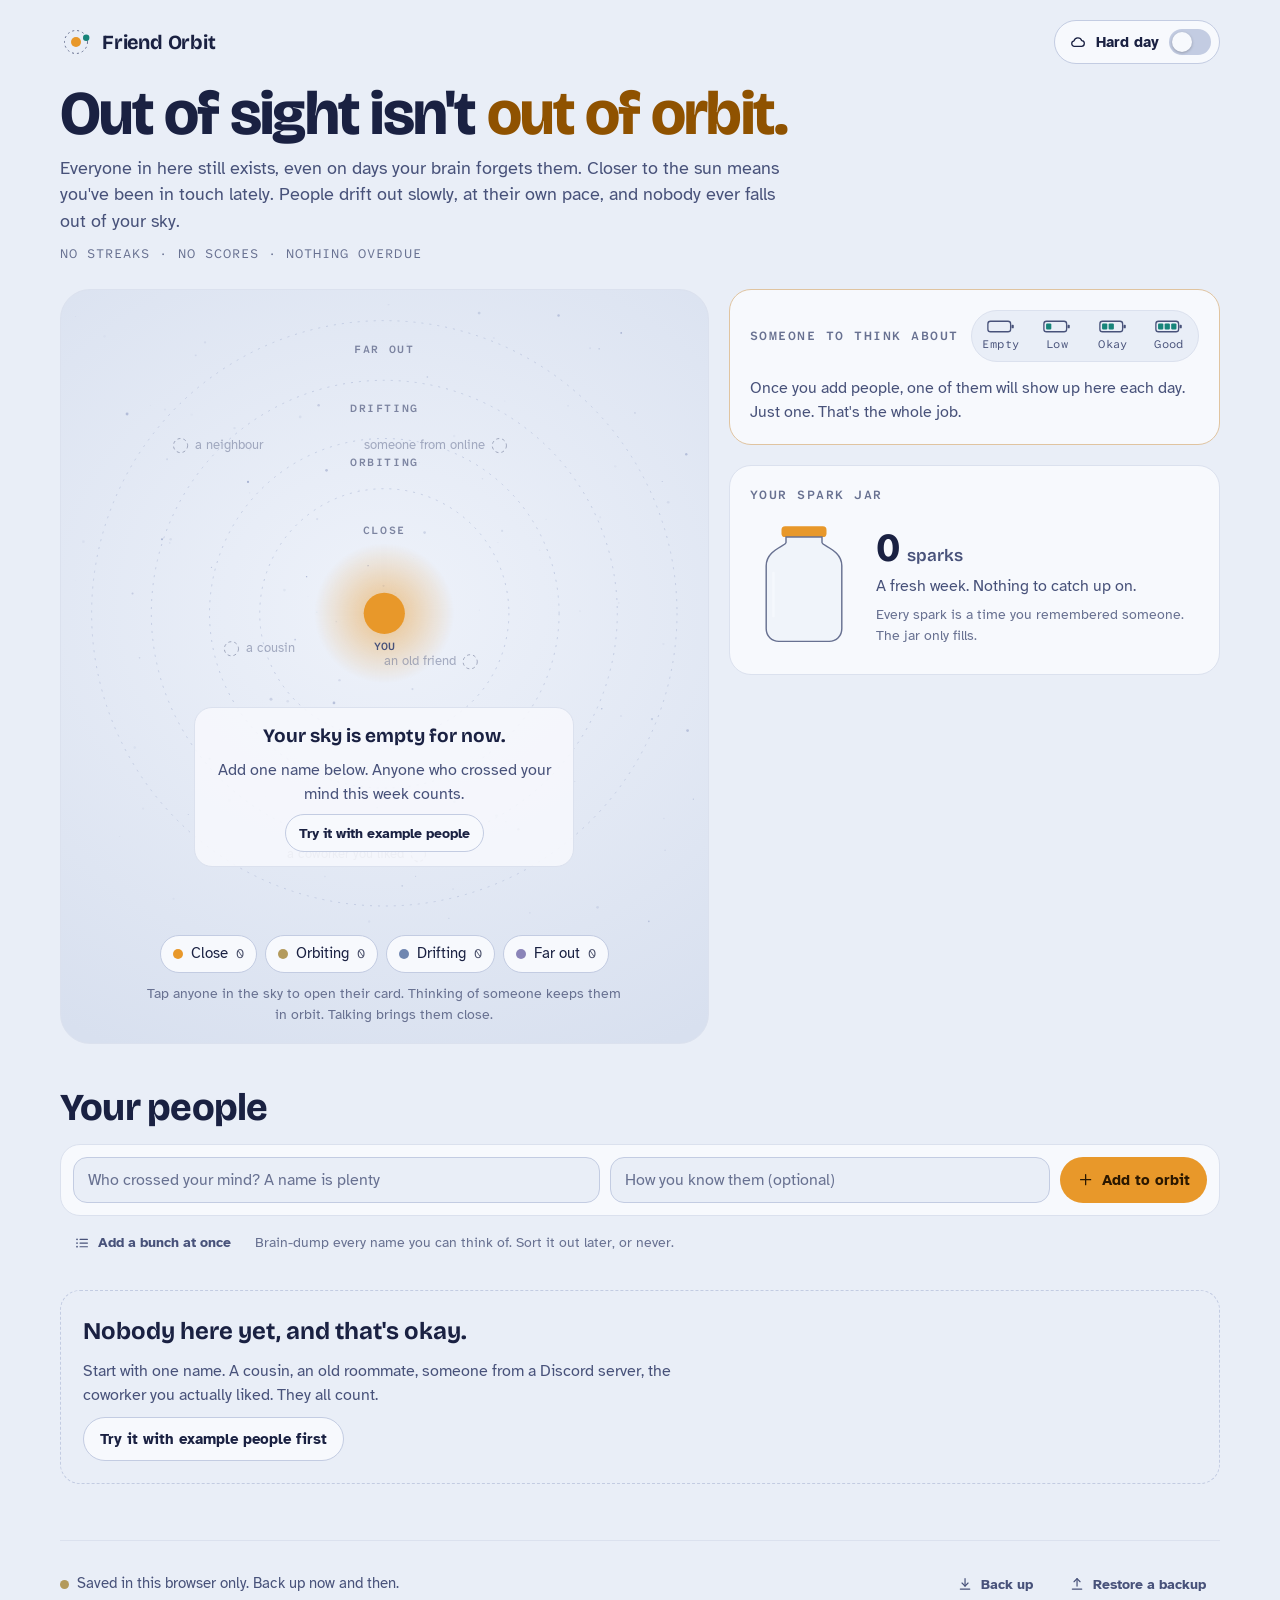
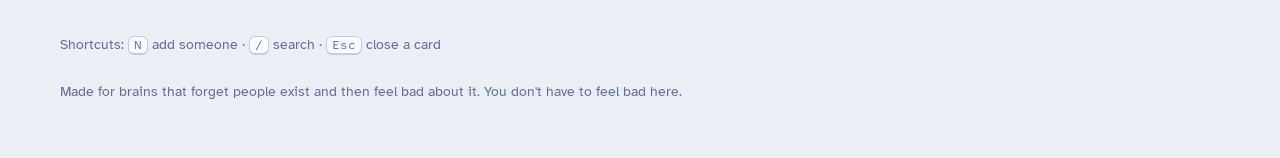
<file: friend-orbit/Friend_Orbit.html>
<!DOCTYPE html>
<html lang="en">
<head>
<meta charset="UTF-8">
<meta name="viewport" content="width=device-width, initial-scale=1, viewport-fit=cover">
<title>Friend Orbit</title>
<link rel="preconnect" href="https://fonts.googleapis.com">
<link rel="preconnect" href="https://fonts.gstatic.com" crossorigin>
<link rel="stylesheet" href="https://fonts.googleapis.com/css2?family=Atkinson+Hyperlegible:ital,wght@0,400;0,700;1,400&family=Atkinson+Hyperlegible+Mono:wght@400;600&family=Bricolage+Grotesque:opsz,wght@12..96,400..800&display=swap">
<style>
/* Layout: the orbit map is the hero, one gentle nudge and the spark jar sit beside it,
   your people are listed below, and each person opens as a side sheet (a bottom sheet on phones). */
:root{
  --sky:#e9eef7; --sky-deep:#d8e0ef; --panel:#f7f9fd; --panel-2:#eef2fa;
  --ink:#1a2142; --ink-2:#48527a; --ink-3:#687191; --line:#c3cce2; --line-soft:#dbe1ee;
  --sun:#e8982a; --sun-ink:#2b1800; --sun-soft:#fbe6c4; --sun-text:#8f5200;
  --calm:#17847a; --calm-soft:#d3eeea; --rest:#6c64a0; --rest-soft:#e6e3f4;
  --danger:#a8414f;
  --z-close:#e8982a; --z-orbit:#b39a5c; --z-drift:#6f86b0; --z-far:#8a84b8;
  --sel-bg:#1f2a55; --sel-ink:#ffffff;
  --toast-bg:#1a2142; --toast-ink:#f2f4fb; --toast-act:#f6c46e;
  --star:#8d9ac2;
  --fs:58%; --fl:52%; --fl-soft:89%; --fl-ink:30%;
  --shadow:0 1px 2px rgb(26 33 66 / .06), 0 10px 28px rgb(26 33 66 / .09);
  --scrim:rgb(20 26 50 / .38);
  --font-display:"Bricolage Grotesque","Avenir Next","Segoe UI",system-ui,sans-serif;
  --font-body:"Atkinson Hyperlegible",Verdana,"Segoe UI",system-ui,sans-serif;
  --font-mono:"Atkinson Hyperlegible Mono",ui-monospace,"SF Mono",Menlo,Consolas,monospace;
}
@media (prefers-color-scheme: dark){
  :root:not([data-theme="light"]){
    --sky:#0b1026; --sky-deep:#070a1b; --panel:#131a37; --panel-2:#19224a;
    --ink:#eceffa; --ink-2:#b4bbd9; --ink-3:#8f98bd; --line:#2e3869; --line-soft:#222b56;
    --sun:#f4b44c; --sun-ink:#241500; --sun-soft:#3a2c16; --sun-text:#f7c76f;
    --calm:#6dd3c5; --calm-soft:#15383b; --rest:#aba4de; --rest-soft:#27244d;
    --danger:#f19aa6;
    --z-close:#f4b44c; --z-orbit:#d6c08a; --z-drift:#93a8d6; --z-far:#a9a3dc;
    --sel-bg:#3a4786; --sel-ink:#ffffff;
    --toast-bg:#27305f; --toast-ink:#eceffa; --toast-act:#f7c76f;
    --star:#dfe5ff;
    --fs:68%; --fl:70%; --fl-soft:25%; --fl-ink:84%;
    --shadow:0 1px 2px rgb(0 0 0 / .35), 0 12px 32px rgb(0 0 0 / .4);
    --scrim:rgb(3 5 16 / .62);
    color-scheme:dark;
  }
}
:root[data-theme="dark"]{
  --sky:#0b1026; --sky-deep:#070a1b; --panel:#131a37; --panel-2:#19224a;
  --ink:#eceffa; --ink-2:#b4bbd9; --ink-3:#8f98bd; --line:#2e3869; --line-soft:#222b56;
  --sun:#f4b44c; --sun-ink:#241500; --sun-soft:#3a2c16; --sun-text:#f7c76f;
  --calm:#6dd3c5; --calm-soft:#15383b; --rest:#aba4de; --rest-soft:#27244d;
  --danger:#f19aa6;
  --z-close:#f4b44c; --z-orbit:#d6c08a; --z-drift:#93a8d6; --z-far:#a9a3dc;
  --sel-bg:#3a4786; --sel-ink:#ffffff;
  --toast-bg:#27305f; --toast-ink:#eceffa; --toast-act:#f7c76f;
  --star:#dfe5ff;
  --fs:68%; --fl:70%; --fl-soft:25%; --fl-ink:84%;
  --shadow:0 1px 2px rgb(0 0 0 / .35), 0 12px 32px rgb(0 0 0 / .4);
  --scrim:rgb(3 5 16 / .62);
  color-scheme:dark;
}

*{box-sizing:border-box}
html{-webkit-text-size-adjust:100%}
body{margin:0;background:var(--sky);color:var(--ink);font-family:var(--font-body);font-size:16px;line-height:1.5}
[hidden]{display:none!important}
img,svg{max-width:100%}
button,input,select,textarea{font:inherit;color:inherit}
:focus-visible{outline:3px solid var(--sun);outline-offset:2px}
.sr{position:absolute!important;width:1px;height:1px;overflow:hidden;clip:rect(0 0 0 0);white-space:nowrap;margin:-1px;padding:0;border:0}
.ico{width:1.15em;height:1.15em;flex:none;fill:none;stroke:currentColor;stroke-width:1.8;stroke-linecap:round;stroke-linejoin:round;vertical-align:-.2em}

.wrap{max-width:1240px;margin:0 auto;padding-inline:clamp(16px,4vw,40px);padding-block:18px 56px}

/* top bar */
.top{display:flex;align-items:center;justify-content:space-between;gap:12px 16px;flex-wrap:wrap;padding-block:2px 18px}
.brand{display:flex;align-items:center;gap:10px;font-family:var(--font-display);font-weight:700;font-size:20px;letter-spacing:-.01em;font-variation-settings:"opsz" 28}
.brand svg{width:32px;height:32px}
.hard-toggle{display:inline-flex;align-items:center;gap:10px;min-height:44px;padding:6px 8px 6px 14px;border-radius:999px;border:1px solid var(--line);background:var(--panel);cursor:pointer;font-weight:700;font-size:15px}
.hard-toggle:hover{background:var(--panel-2)}
.hard-toggle[aria-checked="true"]{border-color:var(--calm);background:var(--calm-soft)}
.switch-ui{width:42px;height:26px;border-radius:999px;background:var(--line);position:relative;flex:none;transition:background .2s}
.switch-ui .knob,.switch .knob{position:absolute;top:3px;left:3px;width:20px;height:20px;border-radius:50%;background:var(--panel);box-shadow:0 1px 3px rgb(0 0 0 / .25);transition:transform .2s}
[aria-checked="true"] > .switch-ui{background:var(--calm)}
[aria-checked="true"] > .switch-ui .knob{transform:translateX(16px)}

/* intro */
.intro{display:grid;gap:10px;max-width:880px}
.intro h1{font-family:var(--font-display);font-weight:760;font-size:clamp(34px,5.6vw,62px);line-height:1.02;letter-spacing:-.028em;margin:0;text-wrap:balance;font-variation-settings:"opsz" 96}
.intro h1 em{font-style:normal;color:var(--sun-text)}
.intro p{margin:0;max-width:62ch;color:var(--ink-2);font-size:17.5px;text-wrap:pretty}
.intro .promise{font-family:var(--font-mono);font-size:13px;letter-spacing:.08em;text-transform:uppercase;color:var(--ink-3)}

/* stage */
.stage{display:grid;grid-template-columns:minmax(0,1.32fr) minmax(0,1fr);gap:20px;margin-top:26px;align-items:start}
.side{display:grid;gap:20px;min-width:0}
@media (max-width:940px){.stage{grid-template-columns:minmax(0,1fr)}}

.orbit-panel{position:relative;border-radius:30px;background:radial-gradient(115% 85% at 50% 42%,var(--panel-2),var(--sky-deep) 78%);border:1px solid var(--line-soft);padding:14px 14px 18px;min-width:0}
.orbit-box{position:relative;width:100%;max-width:660px;margin:0 auto;aspect-ratio:1/1}
#orbit{position:absolute;inset:0;width:100%;height:100%;display:block;touch-action:manipulation}
.orbit-tip{position:absolute;left:0;top:0;pointer-events:none;background:var(--panel);color:var(--ink);border:1px solid var(--line);border-radius:12px;padding:7px 11px;box-shadow:var(--shadow);font-size:14px;line-height:1.35;white-space:nowrap;z-index:2}
.orbit-tip b{display:block;font-family:var(--font-display);font-size:16px}
.orbit-tip span{color:var(--ink-2)}
.orbit-overlay{position:absolute;inset:auto 0 9% 0;display:flex;justify-content:center;padding-inline:12%;text-align:center;pointer-events:none}
.orbit-overlay > *{pointer-events:auto}
.ov-card{background:color-mix(in srgb,var(--panel) 88%,transparent);border:1px solid var(--line-soft);border-radius:18px;padding:14px 18px;display:grid;gap:8px;justify-items:center;max-width:380px}
.ov-card p{margin:0}
.ov-title{font-family:var(--font-display);font-weight:700;font-size:19px}
.ov-soft{color:var(--ink-2);font-family:var(--font-mono);font-size:14px;letter-spacing:.06em}
.breath{position:absolute;left:0;right:0;top:calc(50% + 17%);text-align:center;font-family:var(--font-mono);font-size:13px;letter-spacing:.16em;text-transform:uppercase;color:var(--sun-text);pointer-events:none}
.legend{display:flex;flex-wrap:wrap;gap:8px;justify-content:center;margin-top:12px}
.zchip{display:inline-flex;align-items:center;gap:8px;min-height:38px;padding:6px 12px;border-radius:999px;border:1px solid var(--line);background:var(--panel);cursor:pointer;font-size:14.5px}
.zchip:hover{background:var(--panel-2)}
.zchip[aria-pressed="true"]{background:var(--sel-bg);color:var(--sel-ink);border-color:var(--sel-bg)}
.zchip .n{font-family:var(--font-mono);font-variant-numeric:tabular-nums;font-size:13px;opacity:.8}
.zdot{width:10px;height:10px;border-radius:50%;background:var(--z-close);flex:none}
.z-orbit .zdot{background:var(--z-orbit)} .z-drift .zdot{background:var(--z-drift)} .z-far .zdot{background:var(--z-far)}
.orbit-note{font-size:14px;color:var(--ink-3);text-align:center;max-width:54ch;margin:10px auto 0}

/* generic surfaces and controls */
.card{background:var(--panel);border:1px solid var(--line-soft);border-radius:22px;padding:20px;min-width:0}
.eyebrow{font-family:var(--font-mono);font-size:12.5px;font-weight:600;letter-spacing:.12em;text-transform:uppercase;color:var(--ink-3);margin:0}
.fine{font-size:14px;color:var(--ink-3);margin:0}
.muted{color:var(--ink-2)}
.btn{display:inline-flex;align-items:center;justify-content:center;gap:8px;min-height:44px;padding:9px 16px;border-radius:999px;border:1px solid var(--line);background:var(--panel);color:var(--ink);font-weight:700;font-size:15px;cursor:pointer;transition:background .15s,transform .08s;text-decoration:none}
.btn:hover{background:var(--panel-2)}
.btn:active{transform:translateY(1px)}
.btn:disabled{opacity:.55;cursor:default}
.btn.primary{background:var(--sun);border-color:transparent;color:var(--sun-ink)}
.btn.primary:hover{filter:brightness(1.05);background:var(--sun)}
.btn.ghost{background:transparent;border-color:transparent;color:var(--ink-2)}
.btn.ghost:hover{background:var(--panel-2);color:var(--ink)}
.btn.small{min-height:38px;padding:6px 13px;font-size:14px}
.btn.danger{border-color:var(--danger);color:var(--danger);background:transparent}
.chips{display:flex;flex-wrap:wrap;gap:8px}
.chip{display:inline-flex;align-items:center;gap:7px;min-height:40px;padding:7px 13px;border-radius:999px;border:1px solid var(--line);background:transparent;color:var(--ink);font-size:14.5px;cursor:pointer;text-align:left;transition:background .15s}
.chip:hover{background:var(--panel-2)}
.chip[aria-pressed="true"],.chip[aria-checked="true"]{background:var(--sel-bg);color:var(--sel-ink);border-color:var(--sel-bg)}
.chip.small{min-height:34px;padding:5px 11px;font-size:13.5px}
.chip.liked::after{content:"";width:6px;height:6px;border-radius:50%;background:var(--calm);margin-left:2px}
.chip.kind .ico{color:hsl(var(--h,40) var(--fs) var(--fl))}
.chip.thought{border-color:color-mix(in srgb,var(--sun) 55%,var(--line));background:color-mix(in srgb,var(--sun-soft) 55%,transparent)}
.field{width:100%;min-width:0;min-height:46px;padding:10px 14px;border-radius:14px;border:1px solid var(--line);background:var(--sky);color:var(--ink);font-size:16px}
.field::placeholder{color:var(--ink-3)}
textarea.field{resize:vertical;line-height:1.45}
.icon-btn{display:inline-grid;place-items:center;width:44px;height:44px;border-radius:50%;border:1px solid transparent;background:transparent;color:var(--ink-2);cursor:pointer;flex:none}
.icon-btn:hover{background:var(--panel-2);color:var(--ink)}
.icon-btn.sm{width:36px;height:36px}
.row{display:flex;gap:8px;flex-wrap:wrap;align-items:center}

/* avatars */
.avatar{--sz:44px;position:relative;width:var(--sz);height:var(--sz);border-radius:50%;display:grid;place-items:center;flex:none;background:hsl(var(--h) var(--fs) var(--fl-soft));color:hsl(var(--h) var(--fs) var(--fl-ink));font-family:var(--font-display);font-weight:700;font-size:calc(var(--sz) * .36);letter-spacing:.01em;line-height:1}
.avatar.safe::after{content:"";position:absolute;inset:-4px;border-radius:50%;border:2px solid var(--calm)}
.avatar.resting{filter:saturate(.3);opacity:.75}

/* today */
.today{border-color:color-mix(in srgb,var(--sun) 40%,var(--line-soft));display:grid;gap:14px}
.today-head{display:flex;align-items:center;justify-content:space-between;gap:10px;flex-wrap:wrap}
.battery{display:flex;gap:4px;padding:3px;border-radius:999px;border:1px solid var(--line-soft);background:var(--sky)}
.bat{display:grid;justify-items:center;gap:1px;min-width:52px;min-height:44px;padding:5px 6px 4px;border-radius:14px;border:0;background:transparent;cursor:pointer;color:var(--ink-2);font-size:11.5px;font-family:var(--font-mono);letter-spacing:.04em}
.bat svg{width:28px;height:15px}
.bat .shell{fill:none;stroke:currentColor;stroke-width:1.5}
.bat .cap{fill:currentColor}
.bat .bar{fill:var(--calm)}
.bat:hover{background:var(--panel-2)}
.bat[aria-checked="true"]{background:var(--panel);color:var(--ink);box-shadow:0 1px 3px rgb(0 0 0 / .12)}
.t-who{display:flex;gap:14px;align-items:center;background:none;border:0;padding:0;cursor:pointer;text-align:left;color:inherit;border-radius:14px}
.t-name{font-family:var(--font-display);font-weight:720;font-size:28px;line-height:1.05;letter-spacing:-.015em;display:block}
.t-meta{display:block;color:var(--ink-2);font-size:14.5px;margin-top:3px}
.t-lines{display:grid;gap:6px;margin:0;padding:0;list-style:none}
.t-lines li{display:flex;gap:8px;align-items:baseline;font-size:15.5px}
.t-lines .k{font-family:var(--font-mono);font-size:12px;letter-spacing:.08em;text-transform:uppercase;color:var(--ink-3);flex:none;min-width:7.2em}
.t-do{display:grid;gap:8px}
.t-do .q{font-weight:700;margin:0}
.t-do .q span{font-weight:400;color:var(--ink-2)}
.t-done{display:flex;gap:10px;align-items:center;font-size:18px;margin:0}
.t-done .ico{color:var(--calm);width:1.4em;height:1.4em}
.soft-empty{margin:0;color:var(--ink-2);font-size:16px}

/* wins */
.wins{display:grid;gap:14px}
.wins-row{display:flex;gap:18px;align-items:center}
.jar{width:108px;flex:none}
.jar .glass{fill:color-mix(in srgb,var(--panel-2) 70%,transparent);stroke:var(--ink-3);stroke-width:1.6}
.jar .lid{fill:var(--sun);stroke:none}
.jar .shine{fill:none;stroke:var(--panel);stroke-width:3;stroke-linecap:round;opacity:.7}
.jar-star{fill:hsl(var(--h) var(--fs) var(--fl))}
.big-n{font-family:var(--font-display);font-weight:760;font-size:40px;line-height:1;letter-spacing:-.02em;font-variant-numeric:tabular-nums;margin:0}
.big-n small{font-size:17px;font-weight:600;color:var(--ink-2);letter-spacing:0}
.wins p{margin:0}
.upcoming{display:grid;gap:6px;border-top:1px solid var(--line-soft);padding-top:12px}
.up-item{display:flex;gap:10px;align-items:center;background:none;border:0;padding:4px 0;cursor:pointer;text-align:left;color:inherit;font-size:15px}
.up-item .ico{color:var(--sun-text)}

/* harbor (hard day) */
.harbor{display:grid;gap:14px;border-color:color-mix(in srgb,var(--calm) 45%,var(--line-soft))}
.harbor h2{font-family:var(--font-display);font-size:28px;line-height:1.1;margin:0;letter-spacing:-.015em}
.harbor p{margin:0}
.h-person{display:flex;align-items:center;gap:10px;justify-content:space-between;padding:8px 0;border-top:1px solid var(--line-soft)}
.h-open{display:flex;gap:12px;align-items:center;background:none;border:0;padding:0;cursor:pointer;text-align:left;color:inherit;min-width:0}
.h-open b{display:block}
.quote{margin:0;padding:12px 14px;border-radius:14px;background:var(--calm-soft);font-size:16px}

/* people */
.people{margin-top:44px}
.people-head{display:flex;justify-content:space-between;align-items:end;gap:12px;flex-wrap:wrap}
.people-head h2{font-family:var(--font-display);font-weight:760;font-size:clamp(28px,3.6vw,38px);letter-spacing:-.02em;margin:0;line-height:1.05}
.add{display:grid;grid-template-columns:minmax(0,1.2fr) minmax(0,1fr) auto;gap:10px;margin-top:16px;padding:12px;border-radius:20px;background:var(--panel);border:1px solid var(--line-soft)}
@media (max-width:720px){.add{grid-template-columns:minmax(0,1fr)}}
.add-more{display:flex;gap:10px;align-items:center;flex-wrap:wrap;margin-top:8px}
.dump{display:grid;gap:10px;margin-top:10px;padding:12px;border-radius:20px;background:var(--panel);border:1px dashed var(--line)}
.banner{display:flex;gap:12px;align-items:center;justify-content:space-between;flex-wrap:wrap;margin-top:14px;padding:12px 14px;border-radius:16px;background:var(--sun-soft);color:var(--ink);font-size:15px}
.banner p{margin:0;max-width:62ch}
.toolbar{display:flex;gap:10px;flex-wrap:wrap;align-items:center;margin-top:18px}
.search{position:relative;flex:1 1 240px;min-width:0}
.search .ico{position:absolute;left:14px;top:50%;transform:translateY(-50%);color:var(--ink-3)}
.search .field{padding-left:42px;background:var(--panel)}
.toolbar select.field{width:auto;background:var(--panel)}
.filter-note{margin:12px 0 0;font-size:14.5px;color:var(--ink-2);display:flex;gap:8px;align-items:center;flex-wrap:wrap}
.zone-h{display:flex;align-items:baseline;gap:10px;flex-wrap:wrap;margin:28px 0 12px}
.zone-h h3{font-family:var(--font-display);font-size:21px;margin:0;display:flex;align-items:center;gap:9px;letter-spacing:-.01em}
.zone-h .zdot{width:12px;height:12px}
.zone-h p{margin:0;color:var(--ink-3);font-size:14.5px}
.grid{display:grid;grid-template-columns:repeat(auto-fill,minmax(min(100%,292px),1fr));gap:12px}
.person{background:var(--panel);border:1px solid var(--line-soft);border-radius:18px;padding:12px;display:flex;flex-direction:column;gap:10px;min-width:0;transition:border-color .2s}
.person:hover{border-color:hsl(var(--h) var(--fs) var(--fl) / .6)}
.person.flash{animation:warm 1.6s ease}
@keyframes warm{0%{box-shadow:0 0 0 0 hsl(var(--h) var(--fs) var(--fl) / 0)}25%{box-shadow:0 0 0 7px hsl(var(--h) var(--fs) var(--fl) / .32)}100%{box-shadow:0 0 0 0 hsl(var(--h) var(--fs) var(--fl) / 0)}}
.p-open{display:flex;gap:12px;align-items:center;background:none;border:0;padding:2px;margin:0;cursor:pointer;text-align:left;color:inherit;border-radius:12px;width:100%}
.p-text{display:grid;gap:1px;min-width:0;flex:1}
.p-name{font-weight:700;font-size:17px;overflow-wrap:anywhere}
.p-pron{font-weight:400;font-size:13.5px;color:var(--ink-3)}
.p-how{font-size:14px;color:var(--ink-2);overflow-wrap:anywhere}
.p-last{font-size:13.5px;color:var(--ink-3);display:block}
.p-last > .ico{margin-right:5px}
.p-hint{margin:0;font-size:14.5px;color:var(--ink-2);padding:8px 10px;border-radius:12px;background:var(--panel-2);overflow-wrap:anywhere}
.p-hint b{font-family:var(--font-mono);font-size:11.5px;letter-spacing:.08em;text-transform:uppercase;color:var(--ink-3);font-weight:600;margin-right:4px}
.p-acts{display:flex;gap:8px;flex-wrap:wrap}
.p-logrow{display:flex;gap:6px;flex-wrap:wrap;padding-top:2px}
.tag{font-family:var(--font-mono);font-size:11px;letter-spacing:.08em;text-transform:uppercase;padding:2px 7px;border-radius:999px;background:var(--sun-soft);color:var(--sun-text);font-weight:600;vertical-align:2px}
.bd-badge{display:inline-flex;gap:4px;align-items:center;color:var(--sun-text);margin-left:8px;white-space:nowrap}
.meter{display:grid;justify-items:end;gap:2px;flex:none}
.meter svg{width:44px;height:13px}
.m-sun{fill:var(--sun)}
.m-line{stroke:var(--line);stroke-width:1.4;stroke-dasharray:2 3}
.m-dot{fill:hsl(var(--h) var(--fs) var(--fl))}
.m-lab{font-family:var(--font-mono);font-size:11px;letter-spacing:.06em;text-transform:uppercase;color:var(--ink-3)}
.empty{display:grid;gap:10px;justify-items:start;padding:22px;border-radius:20px;border:1px dashed var(--line);margin-top:18px}
.empty h3{font-family:var(--font-display);font-size:24px;margin:0}
.empty p{margin:0;max-width:60ch;color:var(--ink-2)}
.resting{margin-top:34px;border-top:1px solid var(--line-soft);padding-top:16px}
.resting summary{cursor:pointer;font-family:var(--font-display);font-weight:700;font-size:19px;display:flex;align-items:center;gap:8px;min-height:44px;list-style:none}
.resting summary::-webkit-details-marker{display:none}
.resting summary .ico{color:var(--rest)}
.resting summary .n{font-family:var(--font-mono);font-size:13px;color:var(--ink-3);font-weight:400}
.resting > p{margin:4px 0 12px}
.person.is-resting{background:var(--rest-soft);border-color:transparent}

/* footer */
.foot{margin-top:56px;padding-top:18px;border-top:1px solid var(--line-soft);display:grid;gap:12px}
.foot-row{display:flex;gap:12px;align-items:center;justify-content:space-between;flex-wrap:wrap}
.status{display:flex;gap:8px;align-items:center;font-size:14.5px;color:var(--ink-2)}
.status .dot{width:9px;height:9px;border-radius:50%;background:var(--ink-3)}
.status.ok .dot{background:var(--calm)}
.status.local .dot{background:var(--z-orbit)}
.keys{font-size:13.5px;color:var(--ink-3)}
kbd{font-family:var(--font-mono);font-size:12px;border:1px solid var(--line);border-bottom-width:2px;border-radius:6px;padding:0 5px;background:var(--panel)}

/* drawer */
.scrim{position:fixed;inset:0;background:var(--scrim);z-index:40;animation:fade .2s ease}
.drawer{position:fixed;z-index:50;top:0;right:0;bottom:0;width:min(540px,100%);background:var(--panel);border-left:1px solid var(--line);box-shadow:var(--shadow);overflow-y:auto;overscroll-behavior:contain;padding:calc(env(safe-area-inset-top,0px) + 16px) 22px calc(env(safe-area-inset-bottom,0px) + 30px);animation:slidein .28s cubic-bezier(.2,.8,.2,1)}
@media (max-width:640px){
  .drawer{top:auto;left:0;width:100%;max-height:92vh;max-height:92dvh;border-left:0;border-top:1px solid var(--line);border-radius:24px 24px 0 0;padding-inline:16px;animation-name:slideup}
}
@keyframes fade{from{opacity:0}}
@keyframes slidein{from{transform:translateX(40px);opacity:0}}
@keyframes slideup{from{transform:translateY(60px);opacity:0}}
.d-head{display:flex;gap:14px;align-items:flex-start}
.d-id{flex:1;min-width:0;display:grid;gap:4px}
.d-name{width:100%;font-family:var(--font-display);font-weight:760;font-size:30px;letter-spacing:-.02em;line-height:1.1;border:1px solid transparent;border-radius:10px;background:transparent;padding:2px 6px;margin-left:-6px}
.d-name:hover,.bare:hover{border-color:var(--line-soft)}
.d-name:focus,.bare:focus{border-color:var(--line);background:var(--sky);outline:none}
.d-sub{display:flex;gap:6px;flex-wrap:wrap}
.bare{min-width:0;border:1px solid transparent;border-radius:9px;background:transparent;padding:4px 6px;margin-left:-6px;font-size:15px;color:var(--ink-2)}
.bare.pron{width:9.5em}
.bare.grow{flex:1 1 12em}
.bare::placeholder{color:var(--ink-3)}
.d-example{margin:12px 0 0;padding:10px 12px;border-radius:12px;background:var(--sun-soft);font-size:14.5px}
.d-status{display:grid;grid-template-columns:auto minmax(0,1fr);gap:4px 14px;align-items:center;margin-top:16px;padding:14px;border-radius:16px;background:var(--panel-2)}
.d-status p{margin:0}
.d-status .fine{grid-column:1/-1}
.d-sec{padding-block:18px;border-top:1px solid var(--line-soft);display:grid;gap:10px}
.d-sec:first-of-type{margin-top:16px}
.d-grid{grid-template-columns:minmax(0,1fr) minmax(0,1fr);gap:14px}
.d-grid > div{display:grid;gap:8px;min-width:0}
@media (max-width:480px){.d-grid{grid-template-columns:minmax(0,1fr)}}
.bd{display:grid;grid-template-columns:minmax(0,1.4fr) minmax(0,1fr);gap:8px}
.ideas{display:grid;gap:8px}
.idea{display:flex;gap:10px;align-items:flex-start;justify-content:space-between;padding:10px 10px 10px 14px;border-radius:14px;background:var(--panel-2)}
.idea p{margin:0;font-size:15.5px;overflow-wrap:anywhere;user-select:text}
.idea.ai{background:color-mix(in srgb,var(--calm-soft) 70%,var(--panel-2))}
.draft-box{display:grid;gap:8px;justify-items:start;margin-top:4px}
.pulse{animation:breathe 1.6s ease-in-out infinite}
@keyframes breathe{50%{opacity:.45}}
.lst{list-style:none;margin:0;padding:0;display:grid;gap:4px}
.lst li{display:flex;gap:8px;align-items:center;justify-content:space-between;padding:4px 4px 4px 12px;border-radius:12px;background:var(--panel-2);overflow-wrap:anywhere}
.add-line{display:flex;gap:8px}
.add-line .field{min-height:42px}
.swatches{display:flex;flex-wrap:wrap;gap:8px}
.swatch{width:36px;height:36px;border-radius:50%;border:3px solid var(--panel);background:hsl(var(--h) var(--fs) var(--fl));cursor:pointer;box-shadow:0 0 0 1px var(--line)}
.swatch[aria-pressed="true"]{box-shadow:0 0 0 2px var(--ink)}
.glyph-l{display:flex;gap:10px;align-items:center;font-size:14.5px;color:var(--ink-2)}
.glyph-l .field{width:5.5em;text-align:center;min-height:42px}
.switch-row{display:flex;gap:14px;align-items:center;justify-content:space-between}
.sw-t{margin:0 0 2px;font-weight:700;display:flex;gap:8px;align-items:center}
.switch{position:relative;width:52px;height:30px;border-radius:999px;border:0;background:var(--line);cursor:pointer;flex:none;padding:0}
.switch .knob{top:4px;left:4px;width:22px;height:22px}
.switch[aria-checked="true"]{background:var(--calm)}
.switch[aria-checked="true"] .knob{transform:translateX(22px)}
.timeline{list-style:none;margin:0;padding:0;display:grid;gap:2px}
.tl{display:flex;gap:12px;align-items:flex-start;padding:8px 0}
.tl-ico{width:34px;height:34px;border-radius:50%;display:grid;place-items:center;background:hsl(var(--h) var(--fs) var(--fl-soft));color:hsl(var(--h) var(--fs) var(--fl-ink));flex:none}
.tl-body{flex:1;min-width:0}
.tl-body p{margin:0}
.tl time{color:var(--ink-3);font-size:14px;margin-left:4px}
.tl-note{color:var(--ink-2);font-size:15px;overflow-wrap:anywhere}
.note-form{display:grid;gap:8px;padding:12px;border-radius:14px;background:var(--calm-soft)}
.note-form label{font-weight:700}
.note-form .row .field{flex:1 1 14em}
.d-danger{justify-items:start}
.d-danger p{margin:0}

/* toast */
.toast{position:fixed;left:50%;bottom:calc(env(safe-area-inset-bottom,0px) + 18px);transform:translateX(-50%);z-index:60;display:flex;align-items:center;gap:6px;max-width:calc(100% - 32px);width:max-content;padding:8px 8px 8px 18px;border-radius:18px;background:var(--toast-bg);color:var(--toast-ink);box-shadow:var(--shadow);font-size:15.5px}
.toast.in{animation:toastin .25s cubic-bezier(.2,.8,.2,1)}
@keyframes toastin{from{transform:translate(-50%,16px);opacity:0}}
.toast span{padding-right:6px}
.toast button{border:0;background:transparent;color:var(--toast-act);font-weight:700;cursor:pointer;min-height:40px;padding:6px 10px;border-radius:12px;white-space:nowrap}
.toast button:hover{background:rgb(255 255 255 / .08)}

/* hard day mode */
body.hardday .hide-hard{display:none!important}
body:not(.hardday) .only-hard{display:none!important}

@media (max-width:560px){
  .intro p{font-size:16.5px}
  .t-name{font-size:24px}
  .card{padding:16px}
  .orbit-panel{padding:8px 8px 14px;border-radius:24px}
  .bat{min-width:44px}
}
@media (prefers-reduced-motion: reduce){
  *,*::before,*::after{animation-duration:.01ms!important;animation-iteration-count:1!important;transition-duration:.01ms!important}
}
</style>
</head>
<body>
<svg width="0" height="0" style="position:absolute" aria-hidden="true" focusable="false">
  <defs>
    <symbol id="i-spark" viewBox="0 0 24 24"><path fill="currentColor" stroke="none" d="M12 2.8l2 6.2 6.2 2-6.2 2L12 19.2l-2-6.2-6.2-2 6.2-2z"/></symbol>
    <symbol id="i-in" viewBox="0 0 24 24"><path d="M14 4h4.5A1.5 1.5 0 0 1 20 5.5v13a1.5 1.5 0 0 1-1.5 1.5H14"/><path d="M3.5 12H14"/><path d="M10 8l4 4-4 4"/></symbol>
    <symbol id="i-heart" viewBox="0 0 24 24"><path d="M12 20s-7.5-4.6-7.5-10.2A4.3 4.3 0 0 1 12 7.3a4.3 4.3 0 0 1 7.5 2.5C19.5 15.4 12 20 12 20z"/></symbol>
    <symbol id="i-bubble" viewBox="0 0 24 24"><path d="M5 5h14a1.5 1.5 0 0 1 1.5 1.5v8.5a1.5 1.5 0 0 1-1.5 1.5h-9l-4.5 3.5v-3.5H5A1.5 1.5 0 0 1 3.5 15V6.5A1.5 1.5 0 0 1 5 5z"/></symbol>
    <symbol id="i-mic" viewBox="0 0 24 24"><rect x="9" y="3" width="6" height="11" rx="3"/><path d="M5.5 11a6.5 6.5 0 0 0 13 0"/><path d="M12 17.5V21"/></symbol>
    <symbol id="i-game" viewBox="0 0 24 24"><path d="M7 8h10a4 4 0 0 1 4 4v1.5a3 3 0 0 1-5.4 1.8L14.5 14h-5l-1.1 1.3A3 3 0 0 1 3 13.5V12a4 4 0 0 1 4-4z"/><path d="M7.5 10.2v3.4M5.8 11.9h3.4"/><path d="M15.5 11h.01M17.3 12.8h.01" stroke-width="2.4"/></symbol>
    <symbol id="i-phone" viewBox="0 0 24 24"><path d="M6.5 3.5h3l1.5 4.5-2 1.3a10.5 10.5 0 0 0 5.7 5.7l1.3-2 4.5 1.5v3a2 2 0 0 1-2 2A15.5 15.5 0 0 1 4.5 5.5a2 2 0 0 1 2-2z"/></symbol>
    <symbol id="i-cup" viewBox="0 0 24 24"><path d="M4 9.5h12V14a5 5 0 0 1-5 5H9a5 5 0 0 1-5-5z"/><path d="M16 11h1.6a2.4 2.4 0 0 1 0 4.8h-2"/><path d="M8 3.5c-.9 1 .9 2 0 3.2M12 3.5c-.9 1 .9 2 0 3.2"/></symbol>
    <symbol id="i-anchor" viewBox="0 0 24 24"><circle cx="12" cy="5.5" r="2"/><path d="M12 7.5V20.5"/><path d="M5 13a7 7 0 0 0 14 0"/><path d="M8.5 11h7"/></symbol>
    <symbol id="i-moon" viewBox="0 0 24 24"><path d="M19.5 14.2A7.8 7.8 0 0 1 9.8 4.5a7.8 7.8 0 1 0 9.7 9.7z"/></symbol>
    <symbol id="i-cake" viewBox="0 0 24 24"><path d="M4 20.5h16"/><path d="M5.5 20.5V13h13v7.5"/><path d="M5.5 16.3c1.6 1 2.9 1 4.4 0 1.5-1 2.8-1 4.2 0 1.5 1 2.9 1 4.4 0"/><path d="M12 13V9.8"/><path d="M12 4.5c1 1.2 1 2.4 0 3-1-.6-1-1.8 0-3z"/></symbol>
    <symbol id="i-plus" viewBox="0 0 24 24"><path d="M12 5v14M5 12h14"/></symbol>
    <symbol id="i-x" viewBox="0 0 24 24"><path d="M6.5 6.5l11 11M17.5 6.5l-11 11"/></symbol>
    <symbol id="i-search" viewBox="0 0 24 24"><circle cx="11" cy="11" r="6.5"/><path d="M16 16l4.5 4.5"/></symbol>
    <symbol id="i-copy" viewBox="0 0 24 24"><rect x="8.5" y="8.5" width="11" height="11" rx="2"/><path d="M15.5 8.5V6A1.5 1.5 0 0 0 14 4.5H6A1.5 1.5 0 0 0 4.5 6v8A1.5 1.5 0 0 0 6 15.5h2.5"/></symbol>
    <symbol id="i-trash" viewBox="0 0 24 24"><path d="M4.5 7h15"/><path d="M9.5 7V4.5h5V7"/><path d="M6.5 7l1 12.5h9l1-12.5"/></symbol>
    <symbol id="i-down" viewBox="0 0 24 24"><path d="M12 4v11"/><path d="M7.5 10.5L12 15l4.5-4.5"/><path d="M5 19.5h14"/></symbol>
    <symbol id="i-up" viewBox="0 0 24 24"><path d="M12 15V4"/><path d="M7.5 8.5L12 4l4.5 4.5"/><path d="M5 19.5h14"/></symbol>
    <symbol id="i-check" viewBox="0 0 24 24"><path d="M5 12.5l4.5 4.5L19 7.5"/></symbol>
    <symbol id="i-shuffle" viewBox="0 0 24 24"><path d="M4 7h3.5c4 0 5 10 9 10H20"/><path d="M4 17h3.5c1.4 0 2.4-1.2 3.3-2.7M13.2 9.7C14.1 8.2 15.1 7 16.5 7H20"/><path d="M17.5 4.5L20 7l-2.5 2.5M17.5 14.5L20 17l-2.5 2.5"/></symbol>
    <symbol id="i-cloud" viewBox="0 0 24 24"><path d="M7 18.5h10a4 4 0 0 0 .6-8A5.5 5.5 0 0 0 7 11a3.8 3.8 0 0 0 0 7.5z"/></symbol>
    <symbol id="i-list" viewBox="0 0 24 24"><path d="M9 6.5h11M9 12h11M9 17.5h11"/><path d="M4.5 6.5h.01M4.5 12h.01M4.5 17.5h.01" stroke-width="2.6"/></symbol>
  </defs>
</svg>

<div class="wrap">
  <header class="top">
    <div class="brand">
      <svg viewBox="0 0 32 32" aria-hidden="true"><circle cx="16" cy="16" r="11.5" style="fill:none;stroke:var(--ink-3);stroke-dasharray:2 3"/><circle cx="16" cy="16" r="5" style="fill:var(--sun)"/><circle cx="26.2" cy="11.8" r="3.2" style="fill:var(--calm)"/></svg>
      <span>Friend Orbit</span>
    </div>
    <button id="hard-btn" class="hard-toggle" role="switch" aria-checked="false" data-act="hard-day">
      <svg class="ico"><use href="#i-cloud"/></svg>
      <span>Hard day</span>
      <span class="switch-ui"><span class="knob"></span></span>
    </button>
  </header>

  <section class="intro" aria-labelledby="intro-h">
    <h1 id="intro-h"><span class="hide-hard">Out of sight isn't <em>out of orbit.</em></span><span class="only-hard">Go easy. <em>Everyone's still here.</em></span></h1>
    <p class="hide-hard">Everyone in here still exists, even on days your brain forgets them. Closer to the sun means you've been in touch lately. People drift out slowly, at their own pace, and nobody ever falls out of your sky.</p>
    <p class="only-hard">Hard day mode is on. Only your safe people are lit up, and nothing on this page is asking anything of you.</p>
    <p class="promise hide-hard">No streaks · No scores · Nothing overdue</p>
  </section>

  <div class="stage">
    <section class="orbit-panel" aria-labelledby="orbit-h">
      <h2 id="orbit-h" class="sr">Your orbit</h2>
      <div class="orbit-box" id="orbit-box">
        <canvas id="orbit" role="img" aria-label="Orbit map of your people"></canvas>
        <div class="orbit-tip" id="orbit-tip" hidden></div>
        <div class="breath only-hard" id="breath" aria-hidden="true"></div>
        <div class="orbit-overlay" id="orbit-overlay"></div>
      </div>
      <div class="legend" id="legend" aria-label="Filter people by orbit ring"></div>
      <p class="orbit-note hide-hard">Tap anyone in the sky to open their card. Thinking of someone keeps them in orbit. Talking brings them close.</p>
    </section>

    <div class="side">
      <section class="card today hide-hard" id="today" aria-labelledby="today-h">
        <div class="today-head">
          <h2 id="today-h" class="eyebrow">Someone to think about</h2>
          <div class="battery" id="battery" role="radiogroup" aria-label="Your battery today"></div>
        </div>
        <div id="today-body" class="today-body" style="display:grid;gap:14px"></div>
      </section>

      <section class="card harbor only-hard" id="harbor" aria-labelledby="harbor-h">
        <p class="eyebrow">Hard day mode</p>
        <h2 id="harbor-h">Nothing here is urgent.</h2>
        <p class="muted">You don't have to reach out to anyone today. If you'd like some company, these are the people you marked as safe.</p>
        <div id="harbor-list"></div>
        <div style="display:grid;gap:8px">
          <p class="eyebrow">A message that asks for nothing</p>
          <p class="quote" id="harbor-quote">Rough day over here. No need to reply, I just wanted to say hi to someone I like.</p>
          <div class="row"><button class="btn small" data-act="copy-plain" data-text="Rough day over here. No need to reply, I just wanted to say hi to someone I like."><svg class="ico"><use href="#i-copy"/></svg> Copy it</button></div>
        </div>
        <p class="fine">If it's more than a hard day, you can talk to someone right now. In the US or Canada, call or text 988. In the UK or Ireland, call Samaritans on 116 123.</p>
        <div><button class="btn" data-act="hard-day">Back to everything</button></div>
      </section>

      <section class="card wins hide-hard" id="wins" aria-labelledby="wins-h">
        <h2 id="wins-h" class="eyebrow">Your spark jar</h2>
        <div class="wins-row">
          <svg class="jar" id="jar" viewBox="0 0 120 150" role="img" aria-label="Spark jar"></svg>
          <div style="display:grid;gap:6px;min-width:0">
            <p class="big-n" id="spark-n">0 <small>sparks</small></p>
            <p id="spark-week" class="muted"></p>
            <p class="fine">Every spark is a time you remembered someone. The jar only fills.</p>
          </div>
        </div>
        <div class="upcoming" id="upcoming" hidden></div>
      </section>
    </div>
  </div>

  <section class="people hide-hard" id="people" aria-labelledby="people-h">
    <div class="people-head">
      <div>
        <h2 id="people-h">Your people</h2>
        <p class="fine" id="people-count"></p>
      </div>
    </div>

    <form class="add" id="add-form" autocomplete="off">
      <label class="sr" for="add-name">Name</label>
      <input class="field" id="add-name" maxlength="60" placeholder="Who crossed your mind? A name is plenty">
      <label class="sr" for="add-how">How you know them</label>
      <input class="field" id="add-how" maxlength="80" placeholder="How you know them (optional)">
      <button class="btn primary" type="submit"><svg class="ico"><use href="#i-plus"/></svg> Add to orbit</button>
    </form>
    <div class="add-more">
      <button class="btn ghost small" type="button" data-act="dump-toggle" aria-expanded="false" aria-controls="dump"><svg class="ico"><use href="#i-list"/></svg> Add a bunch at once</button>
      <span class="fine">Brain-dump every name you can think of. Sort it out later, or never.</span>
    </div>
    <form class="dump" id="dump" hidden>
      <label for="dump-text" class="eyebrow">One name per line, or separated by commas</label>
      <textarea class="field" id="dump-text" rows="4" placeholder="Sam&#10;Auntie Rose&#10;that guy from the Friday game nights"></textarea>
      <div class="row"><button class="btn primary small" type="submit">Add everyone</button><span class="fine">People already in your orbit are skipped.</span></div>
    </form>

    <div class="banner" id="example-banner" hidden>
      <p id="example-text"></p>
      <button class="btn small" data-act="clear-examples">Clear example people</button>
    </div>

    <div class="toolbar" id="toolbar">
      <div class="search">
        <svg class="ico"><use href="#i-search"/></svg>
        <label class="sr" for="search">Search your people</label>
        <input class="field" id="search" type="search" placeholder="Search names, notes, circles">
      </div>
      <label class="sr" for="sort">Sort people</label>
      <select class="field" id="sort">
        <option value="wave">Could use a wave first</option>
        <option value="orbit">Closest first</option>
        <option value="az">A to Z</option>
        <option value="new">Newest added</option>
      </select>
    </div>
    <div class="chips" id="circle-chips" style="margin-top:10px"></div>
    <p class="filter-note" id="filter-note" hidden></p>

    <div id="people-list"></div>

    <details class="resting" id="resting" hidden>
      <summary><svg class="ico"><use href="#i-moon"/></svg> Resting <span class="n" id="resting-n"></span></summary>
      <p class="fine">People you've put down for now. They aren't suggested and don't show in your orbit. Nothing is deleted, and you can wake them any time.</p>
      <div class="grid" id="resting-list"></div>
    </details>
  </section>

  <footer class="foot">
    <div class="foot-row">
      <p class="status" id="status"><span class="dot"></span><span id="status-text">Connecting…</span></p>
      <div class="row">
        <button class="btn ghost small" data-act="backup"><svg class="ico"><use href="#i-down"/></svg> Back up</button>
        <button class="btn ghost small" data-act="import"><svg class="ico"><use href="#i-up"/></svg> Restore a backup</button>
        <input type="file" id="import-file" accept=".json,application/json" hidden>
      </div>
    </div>
    <p class="keys">Shortcuts: <kbd>N</kbd> add someone · <kbd>/</kbd> search · <kbd>Esc</kbd> close a card</p>
    <p class="fine">Made for brains that forget people exist and then feel bad about it. You don't have to feel bad here.</p>
  </footer>
</div>

<datalist id="circle-list"></datalist>
<div class="scrim" id="scrim" hidden></div>
<aside class="drawer" id="drawer" role="dialog" aria-modal="true" aria-labelledby="d-name" hidden></aside>
<div class="toast" id="toast" role="status" aria-live="polite" hidden></div>

<script>
(() => {
'use strict';

/* ---------- basics ---------- */
const DAY = 864e5;
const LS_KEY = 'friendOrbit.v1';
const PREF_KEY = 'friendOrbit.prefs.v1';
const $ = (s, r = document) => r.querySelector(s);
const $$ = (s, r = document) => [...r.querySelectorAll(s)];
const esc = v => String(v ?? '').replace(/[&<>"']/g, c => ({'&':'&amp;','<':'&lt;','>':'&gt;','"':'&quot;',"'":'&#39;'}[c]));
const clamp = (v, a, b) => Math.max(a, Math.min(b, v));
const sleep = ms => new Promise(r => setTimeout(r, ms));
const uid = p => p + '_' + Date.now().toString(36) + Math.random().toString(36).slice(2, 8);
const pad = n => String(n).padStart(2, '0');
const dayKey = (t = Date.now()) => { const d = new Date(t); return `${d.getFullYear()}-${pad(d.getMonth() + 1)}-${pad(d.getDate())}`; };
const startOfDay = t => { const d = new Date(t); d.setHours(0, 0, 0, 0); return d.getTime(); };
const daysBetween = (a, b) => Math.round((startOfDay(b) - startOfDay(a)) / DAY);
const ico = id => `<svg class="ico" aria-hidden="true"><use href="#${id}"/></svg>`;
const pickOne = arr => arr[Math.floor(Math.random() * arr.length)];
const reduceMotion = matchMedia('(prefers-reduced-motion: reduce)');
function hashStr(s){ let h = 2166136261; for (let i = 0; i < s.length; i++){ h ^= s.charCodeAt(i); h = Math.imul(h, 16777619); } return h >>> 0; }
function debounce(fn, ms){ let t = 0; return (...a) => { clearTimeout(t); t = setTimeout(() => fn(...a), ms); }; }

const MONTHS = ['January','February','March','April','May','June','July','August','September','October','November','December'];
const KINDS = {
  thought: {label:'Thought of them',       past:'Thought of them',      icon:'i-spark',  cost:0, contact:false},
  they:    {label:'They reached out',      past:'They reached out',     icon:'i-in',     cost:0, contact:true},
  react:   {label:'Sent a meme or a heart',past:'Sent a meme or heart', icon:'i-heart',  cost:1, contact:true},
  text:    {label:'Texted',                past:'Texted',               icon:'i-bubble', cost:2, contact:true},
  voice:   {label:'Voice note',            past:'Sent a voice note',    icon:'i-mic',    cost:2, contact:true},
  game:    {label:'Gamed together',        past:'Gamed together',       icon:'i-game',   cost:3, contact:true},
  call:    {label:'Called',                past:'Called',               icon:'i-phone',  cost:3, contact:true},
  hang:    {label:'Hung out',              past:'Hung out',             icon:'i-cup',    cost:4, contact:true},
};
const KIND_ORDER = ['thought','react','text','voice','game','call','hang','they'];
const KIND_CHANNEL = {react:['memes','social'], text:['text'], voice:['voice'], game:['games'], call:['calls','video'], hang:['irl']};
const RHYTHMS = {
  weekly:   {days:7,   label:'Every week'},
  fortnight:{days:14,  label:'Every couple of weeks'},
  monthly:  {days:30,  label:'Every month or so'},
  seasonal: {days:90,  label:'Every few months'},
  whenever: {days:180, label:'Whenever'},
};
const CHANNELS = {text:'Texts', voice:'Voice notes', memes:'Memes', calls:'Calls', video:'Video chat', games:'Games', irl:'In person', letters:'Cards and letters', social:'Social media'};
const ENERGY = [
  {v:1, label:'Empty', hint:'Just remembering them counts today.'},
  {v:2, label:'Low',   hint:'Something tiny, like a heart or a meme.'},
  {v:3, label:'Okay',  hint:'Maybe a text or a voice note.'},
  {v:4, label:'Good',  hint:'Anything goes, if you feel like it.'},
];
const ZONES = [
  {key:'close', label:'Close',    blurb:'In touch lately',   max:0.5},
  {key:'orbit', label:'Orbiting', blurb:'Doing fine',        max:1},
  {key:'drift', label:'Drifting', blurb:'Could use a wave',  max:2},
  {key:'far',   label:'Far out',  blurb:'Still in your sky', max:Infinity},
];
const HUES = [198, 318, 150, 12, 252, 172, 28, 282, 222, 346];
const HUE_NAMES = {12:'coral', 28:'tangerine', 150:'green', 172:'teal', 198:'sky', 222:'blue', 252:'indigo', 282:'violet', 318:'orchid', 346:'rose'};
const APPROX = {week:4, month:24, months:100, ages:400};
const THOUGHT_LINES = ['Remembered {n}. That is the whole point.', '{n} stays in your orbit.', 'Noted. Thinking of someone counts.'];
const CONTACT_LINES = ['{n} is a little closer now.', 'That counts. It really does.', 'Small reach, real connection.', 'Done. That was a kind thing to do.', 'Nice. {n} just drifted closer.'];

/* ---------- prefs (this browser only) ---------- */
const prefs = (() => { try { return JSON.parse(localStorage.getItem(PREF_KEY) || '{}') || {}; } catch (e) { return {}; } })();
function savePrefs(){ try { localStorage.setItem(PREF_KEY, JSON.stringify(prefs)); } catch (e) {} }

/* ---------- state ---------- */
const state = {
  friends: new Map(),
  search: '', circle: 'all', zone: null, sort: prefs.sort || 'wave',
  expanded: new Set(),
  openId: null, openSection: null, noteFor: null, showAllLog: false, confirmDelete: false,
  energy: (prefs.energy && prefs.energy.date === dayKey()) ? prefs.energy.v : null,
  hardDay: !!prefs.hardDay,
  sample: null, sampleOff: false, downloads: null,
};
let draft = null;

/* ---------- friend model ---------- */
function first(f){ return f.name.trim().split(/\s+/)[0]; }
function initials(f){
  const p = f.name.trim().split(/\s+/);
  const a = Array.from(p[0] || '')[0] || '';
  const b = p.length > 1 ? (Array.from(p[p.length - 1])[0] || '') : '';
  return (a + b).toUpperCase() || '?';
}
function normFriend(raw){
  if (!raw || typeof raw !== 'object') return null;
  const str = (v, n) => String(v ?? '').trim().slice(0, n);
  const num = v => (typeof v === 'number' && isFinite(v)) ? v : null;
  const name = str(raw.name, 60);
  if (!name) return null;
  const okId = v => typeof v === 'string' && /^[A-Za-z0-9_\-.~:@+]{1,80}$/.test(v) && v !== '.' && v !== '..';
  const id = okId(raw.id) ? raw.id : uid('f');
  const items = (v, n) => Array.isArray(v) ? v.filter(x => x && typeof x.text === 'string' && x.text.trim()).slice(0, n)
    .map(x => ({id: typeof x.id === 'string' ? x.id.slice(0, 40) : uid('n'), text: str(x.text, 160)})) : [];
  const log = Array.isArray(raw.log) ? raw.log.filter(l => l && KINDS[l.kind] && num(l.at) !== null).slice(0, 200)
    .map(l => ({id: typeof l.id === 'string' ? l.id.slice(0, 40) : uid('l'), kind: l.kind, at: l.at, note: str(l.note, 280)})) : [];
  log.sort((a, b) => b.at - a.at);
  const bd = raw.birthday && num(raw.birthday.m) !== null && num(raw.birthday.d) !== null
    ? {m: clamp(Math.round(raw.birthday.m), 1, 12), d: clamp(Math.round(raw.birthday.d), 1, 31)} : null;
  const hue = num(raw.hue);
  return {
    id, name,
    pronouns: str(raw.pronouns, 30), how: str(raw.how, 80), circle: str(raw.circle, 30).toLowerCase(),
    hue: hue !== null ? ((Math.round(hue) % 360) + 360) % 360 : HUES[hashStr(id) % HUES.length],
    glyph: Array.from(str(raw.glyph, 8)).slice(0, 2).join(''),
    rhythm: RHYTHMS[raw.rhythm] ? raw.rhythm : 'monthly',
    channels: Array.isArray(raw.channels) ? [...new Set(raw.channels.filter(c => CHANNELS[c]))] : [],
    memories: items(raw.memories, 40), topics: items(raw.topics, 40), log,
    approxLast: num(raw.approxLast),
    birthday: bd,
    safe: !!raw.safe, resting: !!raw.resting, restNote: str(raw.restNote, 120),
    example: !!raw.example,
    createdAt: num(raw.createdAt) ?? Date.now(), updatedAt: num(raw.updatedAt) ?? Date.now(),
  };
}
function lastContactLog(f){ return f.log.find(l => KINDS[l.kind].contact) || null; }
function lastContact(f){
  const l = lastContactLog(f);
  let t = l ? l.at : null;
  if (f.approxLast !== null && (t === null || f.approxLast > t)) t = f.approxLast;
  return t;
}
function lastThought(f){ const l = f.log.find(x => x.kind === 'thought'); return l ? l.at : null; }
function rhythmDays(f){ return (RHYTHMS[f.rhythm] || RHYTHMS.monthly).days; }
/* 0 = just talked. 1 = one full "rhythm" has passed. Thinking of someone keeps them in orbit (never past 0.5 + a bit). */
function drift(f){
  const now = Date.now(), R = rhythmDays(f);
  const lc = lastContact(f), lt = lastThought(f);
  let d = lc === null ? 1.5 : (now - lc) / DAY / R;
  if (lt !== null) d = Math.min(d, 0.5 + (now - lt) / DAY / R);
  return Math.max(0, d);
}
const zoneOf = d => ZONES.find(z => d < z.max);
const rf = d => 0.17 + 0.77 * (1 - Math.exp(-0.75 * d));
function ago(t){
  const days = daysBetween(t, Date.now());
  if (days <= 0) return 'today';
  if (days === 1) return 'yesterday';
  if (days < 7) return `${days} days ago`;
  if (days < 11) return 'about a week ago';
  if (days < 26) return `${Math.round(days / 7)} weeks ago`;
  if (days < 45) return 'about a month ago';
  if (days < 320) return `${Math.max(2, Math.round(days / 30.4))} months ago`;
  if (days < 548) return 'about a year ago';
  return 'over a year ago';
}
function nextBirthday(f){
  if (!f.birthday) return null;
  const now = new Date(), y = now.getFullYear();
  let d = new Date(y, f.birthday.m - 1, f.birthday.d);
  if (startOfDay(d.getTime()) < startOfDay(now.getTime())) d = new Date(y + 1, f.birthday.m - 1, f.birthday.d);
  return {date: d, days: daysBetween(now.getTime(), d.getTime())};
}
function likesKind(f, k){ return (KIND_CHANNEL[k] || []).some(c => f.channels.includes(c)); }
const activeFriends = () => [...state.friends.values()].filter(f => !f.resting);
const allFriends = () => [...state.friends.values()];
const loggedToday = f => f.log.some(l => l.at >= startOfDay(Date.now()));

/* ---------- storage: your account (db) when available, this browser otherwise ---------- */
const Store = {
  mode: 'loading', note: '', db: null, gotFirst: false,
  dirty: new Set(), inflight: new Set(), workers: 0, retries: new Map(), soon: new Map(),
  pending(id){ return this.dirty.has(id) || this.inflight.has(id) || this.soon.has(id); },
  persist(id){
    if (this.mode === 'db'){ this.dirty.add(id); this.pump(); }
    else if (this.mode === 'local') this.saveLocal();
  },
  persistSoon(id){
    clearTimeout(this.soon.get(id));
    this.soon.set(id, setTimeout(() => { this.soon.delete(id); this.persist(id); }, 700));
  },
  pump(){
    while (this.workers < 3){
      const id = [...this.dirty].find(x => !this.inflight.has(x));
      if (!id) break;
      this.dirty.delete(id); this.inflight.add(id); this.workers++;
      this.writeOne(id).finally(() => { this.inflight.delete(id); this.workers--; this.pump(); });
    }
  },
  async writeOne(id){
    if (this.mode !== 'db') return;
    const f = state.friends.get(id);
    const ref = this.db.collection('friends').doc(id);
    try {
      if (f) await ref.set(JSON.parse(JSON.stringify(f)));
      else await ref.delete();
      this.retries.delete(id);
    } catch (e) {
      const code = e && e.code;
      const n = (this.retries.get(id) || 0) + 1;
      if ((code === 'unavailable' || code === 'resource_exhausted') && n <= 4){
        this.retries.set(id, n);
        await sleep(600 * n + Math.random() * 800);
        this.dirty.add(id);
      } else if (code === 'quota_exceeded'){
        toast('Your account storage for this page is full. Removing a few people or old examples will make room.');
      } else {
        this.fallbackLocal("Couldn't save to your account, so changes are being kept in this browser for now. A backup is a good idea.");
      }
    }
  },
  saveLocal: debounce(() => {
    try { localStorage.setItem(LS_KEY, JSON.stringify({v: 1, friends: allFriends()})); Store.localFail = false; }
    catch (e) { Store.localFail = true; renderStatus(); }
  }, 250),
  loadLocal(){
    try {
      const raw = localStorage.getItem(LS_KEY);
      if (raw){ const p = JSON.parse(raw); (p.friends || []).forEach(r => { const f = normFriend(r); if (f) state.friends.set(f.id, f); }); }
    } catch (e) {}
  },
  fallbackLocal(note){
    if (this.mode === 'local') return;
    if (this.unsub) try { this.unsub(); } catch (e) {}
    this.mode = 'local'; this.note = note; this.gotFirst = true;
    this.dirty.clear();
    this.saveLocal();
    renderAll();
  },
};
const isLoading = () => Store.mode === 'loading' || (Store.mode === 'db' && !Store.gotFirst);

function commit(f, {drawer = true} = {}){
  f.updatedAt = Date.now();
  state.friends.set(f.id, f);
  Store.persist(f.id);
  renderAll();
  if (drawer && state.openId === f.id) renderDrawer();
}
function edit(id, fn, opts){ const f = state.friends.get(id); if (!f) return null; fn(f); commit(f, opts); return f; }
const renderSoon = debounce(() => renderAll(), 250);

async function boot(){
  applyHardDay();
  renderAll();
  const c = window.claude;
  if (!c || typeof c.use !== 'function'){ startLocal(''); return; }
  c.use('sample').then(s => { state.sample = s; if (state.openId) renderDrafts(); }).catch(() => {});
  c.use('downloads').then(d => { state.downloads = d; }).catch(() => {});
  let db = null, user = null;
  try { [db, user] = await Promise.all([c.use('db'), c.use('user')]); } catch (e) {}
  if (!db){ startLocal(''); return; }
  let owner = null;
  try { owner = user ? await user.isOwner() : null; } catch (e) {}
  if (owner === false){ startLocal('This orbit is private to the person who made it, so yours is kept in this browser.'); return; }
  startDb(db);
}
function startLocal(note){ Store.mode = 'local'; Store.note = note; Store.loadLocal(); renderAll(); }
function startDb(db){
  Store.mode = 'db'; Store.db = db;
  const wait = setTimeout(() => { if (!Store.gotFirst){ Store.gotFirst = true; renderAll(); } }, 6000);
  try {
    Store.unsub = db.collection('friends').onSnapshot(snap => {
      if (Store.mode !== 'db') return;
      let touchedOpen = false;
      for (const ch of snap.docChanges()){
        const id = ch.doc.id;
        if (Store.pending(id)) continue;
        if (ch.type === 'removed') state.friends.delete(id);
        else { const f = normFriend({...ch.doc.data(), id}); if (f) state.friends.set(id, f); }
        if (id === state.openId) touchedOpen = true;
      }
      if (!Store.gotFirst && (!snap.metadata.fromCache || snap.size > 0)){ Store.gotFirst = true; clearTimeout(wait); }
      renderAll();
      if (touchedOpen){
        if (!state.friends.has(state.openId)) closeDrawer();
        else if (!$('#drawer').contains(document.activeElement) || document.activeElement.tagName === 'BUTTON') renderDrawer();
      }
    }, () => Store.fallbackLocal("Lost the connection to your account. What you see is kept in this browser for now."));
  } catch (e) {
    clearTimeout(wait);
    startLocal('');
  }
}

/* ---------- orbit canvas ---------- */
const Orbit = (() => {
  const box = $('#orbit-box'), cv = $('#orbit'), ctx = cv.getContext('2d'), tip = $('#orbit-tip'), breathEl = $('#breath');
  let W = 0, H = 0, dpr = 1, R = 0, cx = 0, cy = 0, C = {};
  const bodies = new Map();
  let parts = [], stars = [], hover = null, pulse = null, over = false, ts = 1, t = 0, lastT = 0, lastDraw = 0, raf = 0;
  let ghosts = false, loading = true, dim = false, started = false, breathWord = '';

  function readColors(){
    const cs = getComputedStyle(document.documentElement), g = n => cs.getPropertyValue(n).trim();
    C = {sun: g('--sun'), ink: g('--ink'), ink2: g('--ink-2'), ink3: g('--ink-3'), line: g('--line'), calm: g('--calm'),
         halo: g('--panel-2'), star: g('--star'), fs: g('--fs'), fl: g('--fl'), body: g('--font-body'), mono: g('--font-mono')};
    draw();
  }
  const hsl = (h, a = 1) => `hsla(${h}, ${C.fs}, ${C.fl}, ${a})`;
  function hexA(hex, a){
    const m = /^#?([0-9a-f]{6})$/i.exec(hex || '');
    if (!m) return `rgba(232,152,42,${a})`;
    const n = parseInt(m[1], 16);
    return `rgba(${n >> 16 & 255},${n >> 8 & 255},${n & 255},${a})`;
  }
  function seedStars(){
    let s = 11; const rnd = () => (s = (s * 16807) % 2147483647) / 2147483647;
    stars = Array.from({length: 110}, () => ({x: rnd(), y: rnd(), r: .35 + rnd() * 1.1, a: .2 + rnd() * .55, sp: .3 + rnd() * 1.3, ph: rnd() * 6.28}));
  }
  function resize(){
    const r = cv.getBoundingClientRect();
    if (!r.width) return;
    dpr = Math.min(2, window.devicePixelRatio || 1);
    W = r.width; H = r.height;
    cv.width = Math.round(W * dpr); cv.height = Math.round(H * dpr);
    cx = W / 2; cy = H / 2; R = Math.min(W, H) / 2 - 6;
    draw();
  }
  const omega = r => (Math.PI * 2 / 420) * Math.pow(0.35 / Math.max(r, .2), 1.5);
  const scale = () => clamp(R / 300, .78, 1.2);

  function sync(list, opts){
    loading = opts.loading;
    const vis = list.filter(f => !f.resting).sort((a, b) => a.createdAt - b.createdAt || (a.id < b.id ? -1 : 1));
    const firstNames = {};
    vis.forEach(f => { const n = first(f).toLowerCase(); firstNames[n] = (firstNames[n] || 0) + 1; });
    const seen = new Set();
    vis.forEach((f, i) => {
      seen.add(f.id);
      const d = drift(f), target = rf(d);
      let b = bodies.get(f.id);
      if (!b){
        const instant = !started || reduceMotion.matches;
        b = {id: f.id, r: instant ? target : 1.1, a0: i * 2.39996323 + 0.7, ph: 0, alpha: instant ? 1 : 0, x: cx, y: cy};
        bodies.set(f.id, b);
      }
      const fn = first(f), words = f.name.trim().split(/\s+/);
      b.target = target; b.hue = f.hue; b.safe = f.safe; b.zone = zoneOf(d).key; b.f = f;
      b.label = firstNames[fn.toLowerCase()] > 1 && words.length > 1 ? `${fn} ${Array.from(words[words.length - 1])[0]}.` : fn;
    });
    for (const id of [...bodies.keys()]) if (!seen.has(id)) bodies.delete(id);
    ghosts = !loading && list.length === 0;
    if (!loading) started = true;
    if (hover && !bodies.has(hover)) setHover(null);
    kick();
  }

  function breath(){
    const p = t % 10;
    if (p < 4){ const x = p / 4; return {v: .5 - .5 * Math.cos(Math.PI * x), w: 'Breathe in'}; }
    const x = (p - 4) / 6; return {v: .5 + .5 * Math.cos(Math.PI * x), w: 'Breathe out'};
  }

  function draw(){
    if (!W || !C.sun) return;
    const S = scale();
    ctx.setTransform(dpr, 0, 0, dpr, 0, 0);
    ctx.clearRect(0, 0, W, H);
    const still = reduceMotion.matches;

    // background stars
    ctx.fillStyle = C.star;
    for (const s of stars){
      const tw = still ? 1 : .6 + .4 * Math.sin(t * s.sp + s.ph);
      ctx.globalAlpha = s.a * tw;
      ctx.beginPath(); ctx.arc(s.x * W, s.y * H, s.r, 0, 6.2832); ctx.fill();
    }
    ctx.globalAlpha = 1;

    // rings
    const bounds = [0.13, rf(0.5), rf(1), rf(2), 0.965];
    ctx.lineWidth = 1; ctx.strokeStyle = C.line; ctx.setLineDash([2, 6]);
    for (let i = 1; i < bounds.length; i++){ ctx.beginPath(); ctx.arc(cx, cy, bounds[i] * R, 0, 6.2832); ctx.stroke(); }
    ctx.setLineDash([]);
    ctx.font = `600 ${Math.round(10.5 * S)}px ${C.mono}`;
    ctx.textAlign = 'center'; ctx.textBaseline = 'middle';
    if ('letterSpacing' in ctx) ctx.letterSpacing = `${(1.6 * S).toFixed(1)}px`;
    ctx.fillStyle = C.ink3; ctx.globalAlpha = dim ? .35 : .85;
    ZONES.forEach((z, i) => ctx.fillText(z.label.toUpperCase(), cx, cy - ((bounds[i] + bounds[i + 1]) / 2) * R));
    if ('letterSpacing' in ctx) ctx.letterSpacing = '0px';
    ctx.globalAlpha = 1;

    // the sun (you)
    const br = dim ? breath() : {v: 0, w: ''};
    if (dim && !still && br.w !== breathWord){ breathWord = br.w; breathEl.textContent = br.w; }
    const sr = R * 0.068 * (1 + (still ? 0 : 0.42 * br.v));
    const glow = ctx.createRadialGradient(cx, cy, sr * .3, cx, cy, sr * 3.4);
    glow.addColorStop(0, hexA(C.sun, .5)); glow.addColorStop(1, hexA(C.sun, 0));
    ctx.fillStyle = glow; ctx.beginPath(); ctx.arc(cx, cy, sr * 3.4, 0, 6.2832); ctx.fill();
    ctx.fillStyle = C.sun; ctx.beginPath(); ctx.arc(cx, cy, sr, 0, 6.2832); ctx.fill();
    ctx.font = `600 ${Math.round(11 * S)}px ${C.mono}`; ctx.fillStyle = C.ink2;
    ctx.fillText('YOU', cx, cy + sr + 13 * S);

    // ghost friends when the sky is empty
    if (ghosts){
      const ghostNames = ['an old friend', 'a cousin', 'someone from online', 'a coworker you liked', 'a neighbour'];
      ctx.font = `${Math.round(12.5 * S)}px ${C.body}`;
      ghostNames.forEach((g, i) => {
        const a = i * 2.39996 + .5 + (still ? 0 : t * .01), r = rf([0.3, 0.8, 1.4, 2.3, 3.2][i]) * R;
        const x = cx + Math.cos(a) * r, y = cy + Math.sin(a) * r;
        ctx.globalAlpha = .55; ctx.strokeStyle = C.ink3; ctx.setLineDash([3, 3]);
        ctx.beginPath(); ctx.arc(x, y, 7 * S, 0, 6.2832); ctx.stroke(); ctx.setLineDash([]);
        ctx.fillStyle = C.ink3; ctx.textAlign = x > cx ? 'right' : 'left';
        ctx.fillText(g, x + (x > cx ? -14 : 14) * S, y);
      });
      ctx.globalAlpha = 1; ctx.textAlign = 'center';
    }

    // a faint thread from you to whoever is highlighted
    const focusId = hover || pulse;
    const fb = focusId && bodies.get(focusId);
    if (fb){
      ctx.strokeStyle = hsl(fb.hue, .55); ctx.lineWidth = 1.4; ctx.setLineDash([4, 5]);
      ctx.beginPath(); ctx.moveTo(cx, cy); ctx.lineTo(fb.x, fb.y); ctx.stroke(); ctx.setLineDash([]);
    }

    // friends
    const many = bodies.size > 26;
    for (const b of bodies.values()){
      const ang = b.a0 + b.ph, x = cx + Math.cos(ang) * b.r * R, y = cy + Math.sin(ang) * b.r * R;
      b.x = x; b.y = y;
      const hidden = dim && !b.safe;
      const isF = focusId === b.id;
      const rad = (isF ? 9.5 : 7) * S;
      ctx.globalAlpha = b.alpha * (hidden ? .14 : 1);
      if (isF || (dim && b.safe)){
        const g = ctx.createRadialGradient(x, y, 0, x, y, rad * 3.2);
        g.addColorStop(0, hsl(b.hue, .45)); g.addColorStop(1, hsl(b.hue, 0));
        ctx.fillStyle = g; ctx.beginPath(); ctx.arc(x, y, rad * 3.2, 0, 6.2832); ctx.fill();
      }
      if (b.safe){ ctx.strokeStyle = C.calm; ctx.lineWidth = 2 * S; ctx.beginPath(); ctx.arc(x, y, rad + 4 * S, 0, 6.2832); ctx.stroke(); }
      ctx.fillStyle = hsl(b.hue); ctx.beginPath(); ctx.arc(x, y, rad, 0, 6.2832); ctx.fill();
      if (!hidden && (!many || isF || b.zone === 'drift' || b.zone === 'far' || b.safe)){
        const right = x < cx + R * .55;
        ctx.font = `${isF ? 700 : 400} ${Math.round((isF ? 14 : 12.5) * S)}px ${C.body}`;
        ctx.textAlign = right ? 'left' : 'right'; ctx.textBaseline = 'middle';
        const lx = x + (right ? 1 : -1) * (rad + (b.safe ? 9 : 6) * S);
        ctx.lineJoin = 'round'; ctx.lineWidth = 4; ctx.strokeStyle = C.halo;
        ctx.strokeText(b.label, lx, y); ctx.fillStyle = isF ? C.ink : C.ink2; ctx.fillText(b.label, lx, y);
      }
    }
    ctx.globalAlpha = 1;

    // sparks
    for (const p of parts){
      const a = clamp(p.life / p.max, 0, 1), s = p.sz * (0.5 + a);
      ctx.globalAlpha = a; ctx.fillStyle = p.gold ? C.sun : hsl(p.hue);
      ctx.beginPath();
      ctx.moveTo(p.x, p.y - s * 2); ctx.lineTo(p.x + s * .5, p.y - s * .5); ctx.lineTo(p.x + s * 2, p.y); ctx.lineTo(p.x + s * .5, p.y + s * .5);
      ctx.lineTo(p.x, p.y + s * 2); ctx.lineTo(p.x - s * .5, p.y + s * .5); ctx.lineTo(p.x - s * 2, p.y); ctx.lineTo(p.x - s * .5, p.y - s * .5);
      ctx.closePath(); ctx.fill();
    }
    ctx.globalAlpha = 1;
    placeTip();
  }

  function frame(now){
    raf = 0;
    if (now - lastDraw < 30){ schedule(); return; }
    const dt = Math.min(.08, (now - (lastT || now)) / 1000);
    lastT = now; lastDraw = now;
    const still = reduceMotion.matches;
    ts += ((over ? 0 : 1) - ts) * Math.min(1, dt * 4);
    let busy = false;
    if (!still) t += dt;
    for (const b of bodies.values()){
      if (!still) b.ph += dt * ts * omega(b.r);
      const dr = b.target - b.r;
      if (Math.abs(dr) > .0008){ b.r += dr * Math.min(1, dt * 2.4); busy = true; } else b.r = b.target;
      if (b.alpha < 1){ b.alpha = Math.min(1, b.alpha + dt * 1.6); busy = true; }
    }
    for (const p of parts){ p.life -= dt; p.x += p.vx * dt; p.y += p.vy * dt; p.vx *= .95; p.vy *= .95; }
    parts = parts.filter(p => p.life > 0);
    draw();
    if (!still || busy || parts.length) schedule();
  }
  function schedule(){ if (!raf && !document.hidden) raf = requestAnimationFrame(frame); }
  function kick(){
    if (reduceMotion.matches){ for (const b of bodies.values()){ b.r = b.target; b.alpha = 1; } lastT = 0; draw(); }
    else schedule();
  }

  function hit(px, py){
    let best = null, bd = Infinity;
    for (const b of bodies.values()){
      if (dim && !b.safe) continue;
      const d = Math.hypot(b.x - px, b.y - py);
      if (d < bd){ bd = d; best = b; }
    }
    return best && bd < 24 ? best : null;
  }
  function setHover(id){
    if (hover === id) return;
    hover = id;
    cv.style.cursor = id ? 'pointer' : 'default';
    const b = id && bodies.get(id);
    if (b && b.f){
      const lc = lastContact(b.f), z = zoneOf(drift(b.f));
      tip.innerHTML = `<b>${esc(b.f.name)}</b><span>${esc(z.label)} · ${lc === null ? 'no contact logged yet' : 'last in touch ' + esc(ago(lc))}</span>`;
      tip.hidden = false;
    } else tip.hidden = true;
    kick(); draw();
  }
  function placeTip(){
    if (tip.hidden || !hover) return;
    const b = bodies.get(hover); if (!b) return;
    const tw = tip.offsetWidth, th = tip.offsetHeight;
    let x = clamp(b.x - tw / 2, 4, W - tw - 4), y = b.y - th - 18;
    if (y < 4) y = b.y + 18;
    tip.style.transform = `translate(${Math.round(x)}px, ${Math.round(y)}px)`;
  }
  const pos = e => { const r = cv.getBoundingClientRect(); return [e.clientX - r.left, e.clientY - r.top]; };
  cv.addEventListener('pointermove', e => { over = true; const b = hit(...pos(e)); setHover(b ? b.id : null); });
  cv.addEventListener('pointerleave', () => { over = false; setHover(null); schedule(); });
  cv.addEventListener('click', e => { const b = hit(...pos(e)); if (b) openDrawer(b.id); });

  function burst(id, big){
    const b = bodies.get(id);
    if (!b || reduceMotion.matches) return;
    const n = big ? 22 : 12;
    for (let i = 0; i < n; i++){
      const a = Math.random() * 6.2832, s = (big ? 90 : 50) * (.35 + Math.random());
      parts.push({x: b.x, y: b.y, vx: Math.cos(a) * s, vy: Math.sin(a) * s, life: .8 + Math.random() * .7, max: 1.5, hue: b.hue, gold: Math.random() < .35, sz: 1.6 + Math.random() * 2});
    }
    kick();
  }
  function setPulse(id){ if (pulse === id) return; pulse = id; kick(); draw(); }
  function setDim(on){ dim = on; breathWord = ''; breathEl.textContent = on && reduceMotion.matches ? 'Slow breath in. Longer breath out.' : ''; kick(); }

  seedStars();
  new ResizeObserver(resize).observe(box);
  matchMedia('(prefers-color-scheme: dark)').addEventListener('change', readColors);
  new MutationObserver(readColors).observe(document.documentElement, {attributes: true, attributeFilter: ['data-theme', 'class', 'style']});
  reduceMotion.addEventListener('change', () => { setDim(dim); kick(); });
  document.addEventListener('visibilitychange', () => { if (!document.hidden) kick(); });
  if (document.fonts && document.fonts.ready) document.fonts.ready.then(readColors);
  readColors(); resize();
  return {sync, burst, setPulse, setDim, kick};
})();

/* ---------- rendering ---------- */
function renderAll(){
  renderLegend();
  renderToday();
  renderWins();
  renderHarbor();
  renderPeople();
  renderStatus();
  renderOverlay();
  Orbit.sync(allFriends(), {loading: isLoading()});
}

function withFocus(container, fn){
  const a = document.activeElement;
  const key = a && container.contains(a) ? a.dataset.fk : null;
  fn();
  if (key){ const el = container.querySelector(`[data-fk="${CSS.escape(key)}"]`); if (el) el.focus({preventScroll: true}); }
}

function renderOverlay(){
  const el = $('#orbit-overlay');
  if (isLoading()) el.innerHTML = `<p class="ov-soft">Finding your people…</p>`;
  else if (!state.friends.size) el.innerHTML = `<div class="ov-card"><p class="ov-title">Your sky is empty for now.</p><p class="muted">Add one name below. Anyone who crossed your mind this week counts.</p><button class="btn small" data-act="examples">Try it with example people</button></div>`;
  else el.innerHTML = '';
}

function renderLegend(){
  const c = {close: 0, orbit: 0, drift: 0, far: 0};
  const act = activeFriends();
  act.forEach(f => c[zoneOf(drift(f)).key]++);
  withFocus($('#legend'), () => {
    $('#legend').innerHTML = ZONES.map(z => `<button class="zchip z-${z.key}" data-act="zone" data-zone="${z.key}" data-fk="zone:${z.key}" aria-pressed="${state.zone === z.key}"><span class="zdot"></span>${z.label}<span class="n">${c[z.key]}</span></button>`).join('');
  });
  $('#orbit').setAttribute('aria-label', act.length
    ? `Orbit map of ${act.length} ${act.length === 1 ? 'person' : 'people'}: ${ZONES.map(z => `${c[z.key]} ${z.label.toLowerCase()}`).join(', ')}. The list below has everyone.`
    : 'Orbit map. Nobody added yet.');
}

function batterySVG(v){
  const bars = [0, 1, 2, 3][v - 1];
  let s = `<svg viewBox="0 0 32 16" aria-hidden="true"><rect class="shell" x="1" y="2" width="26" height="12" rx="3"/><rect class="cap" x="28" y="6" width="2.6" height="4" rx="1"/>`;
  for (let i = 0; i < bars; i++) s += `<rect class="bar" x="${3.5 + i * 7.5}" y="4.5" width="6" height="7" rx="1.3"/>`;
  return s + '</svg>';
}
function renderBattery(){
  withFocus($('#battery'), () => {
    $('#battery').innerHTML = ENERGY.map(e => `<button class="bat" role="radio" aria-checked="${state.energy === e.v}" data-act="energy" data-v="${e.v}" data-fk="bat:${e.v}" title="${esc(e.hint)}">${batterySVG(e.v)}<span>${e.label}</span></button>`).join('');
  });
}

function todayPick(){
  const act = activeFriends();
  if (!act.length) return null;
  const tk = dayKey();
  if (prefs.pick && prefs.pick.date === tk){
    const f = state.friends.get(prefs.pick.id);
    if (f && !f.resting) return f;
  }
  const ranked = act.slice().sort((a, b) => drift(b) - drift(a) || a.name.localeCompare(b.name));
  const pool = ranked.slice(0, Math.min(5, ranked.length));
  const f = pool[hashStr(tk) % pool.length];
  prefs.pick = {date: tk, id: f.id}; savePrefs();
  return f;
}
function nextPick(){
  const act = activeFriends();
  if (act.length < 2) return;
  const tk = dayKey(), cur = prefs.pick && prefs.pick.id;
  const seen = new Set(prefs.seen && prefs.seen.date === tk ? prefs.seen.ids : []);
  seen.add(cur);
  const ranked = act.slice().sort((a, b) => drift(b) - drift(a) || a.name.localeCompare(b.name));
  let f = ranked.find(x => !seen.has(x.id));
  if (!f){ seen.clear(); seen.add(cur); f = ranked.find(x => !seen.has(x.id)); }
  prefs.seen = {date: tk, ids: [...seen]};
  prefs.pick = {date: tk, id: f.id}; savePrefs();
  renderToday();
  Orbit.setPulse(f.id); setTimeout(() => Orbit.setPulse(null), 2200);
}

function kindChip(f, k, extra = ''){
  const K = KINDS[k], like = likesKind(f, k);
  return `<button class="chip kind${k === 'thought' ? ' thought' : ''}${like ? ' liked' : ''}${extra}" style="--h:${f.hue}" data-act="log" data-id="${f.id}" data-kind="${k}" data-fk="log:${f.id}:${k}"${like ? ` title="${esc(first(f))} likes this"` : ''}>${ico(K.icon)} ${esc(K.label)}</button>`;
}
function avatar(f, size = 44){
  return `<span class="avatar${f.safe ? ' safe' : ''}${f.resting ? ' resting' : ''}" style="--h:${f.hue};--sz:${size}px" aria-hidden="true">${esc(f.glyph || initials(f))}</span>`;
}

function renderToday(){
  renderBattery();
  const el = $('#today-body');
  if (isLoading()){ el.innerHTML = `<p class="soft-empty">Finding your people…</p>`; return; }
  const f = todayPick();
  if (!f){
    el.innerHTML = state.friends.size
      ? `<p class="soft-empty">Everyone is resting right now. That's allowed.</p>`
      : `<p class="soft-empty">Once you add people, one of them will show up here each day. Just one. That's the whole job.</p>`;
    return;
  }
  const d = drift(f), z = zoneOf(d), lc = lastContact(f), lastLog = lastContactLog(f), n = first(f);
  const done = loggedToday(f);
  const bd = nextBirthday(f);
  const lines = [];
  if (bd && bd.days <= 14) lines.push(['Birthday', bd.days === 0 ? 'Today!' : `In ${bd.days} ${bd.days === 1 ? 'day' : 'days'} (${MONTHS[bd.date.getMonth()]} ${bd.date.getDate()})`]);
  if (lastLog && lastLog.note) lines.push(['Last time', lastLog.note]);
  if (f.topics[0]) lines.push(['Ask about', f.topics[0].text]);
  if (f.memories[0]) lines.push(['Remember', f.memories[0].text]);
  const who = `<button class="t-who" data-act="open" data-id="${f.id}" data-fk="t-open">${avatar(f, 58)}<span><span class="t-name">${esc(f.name)}</span><span class="t-meta">${[f.pronouns, f.how].filter(Boolean).map(esc).join(' · ') || 'Open their card'}</span></span></button>`;
  const status = `<p class="muted" style="margin:0"><b>${z.blurb}.</b> ${lc !== null ? `Last in touch ${ago(lc)}${lastLog && lastLog.at === lc ? ` (${KINDS[lastLog.kind].past.toLowerCase()})` : ', roughly'}.` : 'No contact logged yet.'}</p>`;
  const linesHTML = lines.length ? `<ul class="t-lines">${lines.map(([k, v]) => `<li><span class="k">${k}</span><span>${esc(v)}</span></li>`).join('')}</ul>` : '';
  withFocus(el, () => {
    if (done){
      const last = f.log[0];
      const replyNote = last && ['text', 'voice', 'react'].includes(last.kind)
        ? `<p class="fine">If they're slow to reply, it's almost always about their week, not about you.</p>` : '';
      el.innerHTML = `${who}
        <p class="t-done">${ico('i-check')} <span>You remembered <b>${esc(n)}</b> today.</span></p>
        ${replyNote}
        ${activeFriends().length > 1 ? `<div class="row"><button class="btn ghost small" data-act="next-pick" data-fk="t-next">${ico('i-shuffle')} Someone else? Totally optional.</button></div>` : ''}`;
      return;
    }
    const maxCost = state.energy === null ? 9 : state.energy === 4 ? 9 : state.energy - 1;
    const kinds = KIND_ORDER.filter(k => KINDS[k].cost <= maxCost);
    const e = ENERGY.find(x => x.v === state.energy);
    el.innerHTML = `${who}${status}${linesHTML}
      <div class="t-do">
        <p class="q">What feels doable? <span>${e ? esc(e.hint) : 'Set your battery above and this list shrinks to fit.'}</span></p>
        <div class="chips">${kinds.map(k => kindChip(f, k)).join('')}</div>
      </div>
      <div class="row">
        <button class="btn small" data-act="say" data-id="${f.id}" data-fk="t-say">${ico('i-bubble')} What could I say?</button>
        ${activeFriends().length > 1 ? `<button class="btn ghost small" data-act="next-pick" data-fk="t-next">${ico('i-shuffle')} Someone else</button>` : ''}
      </div>
      <p class="fine">Skipping is fine. It doesn't mean anything about them or you.</p>`;
  });
}

const JAR_SLOTS = (() => {
  const s = []; let row = 0;
  for (let y = 127; y >= 58; y -= 8.4, row++){
    for (let x = 27 + (row % 2 ? 4.5 : 0); x <= 94; x += 9){
      const j = hashStr(`${x.toFixed(1)}:${y.toFixed(1)}`);
      s.push([x + ((j % 5) - 2) * .45, y + (((j >> 4) % 5) - 2) * .45, (j >> 8) % 360]);
    }
  }
  return s;
})();
function renderWins(){
  const now = Date.now(), wk = now - 7 * DAY;
  let total = 0, week = 0; const people = new Set(), sparks = [];
  for (const f of state.friends.values()) for (const l of f.log){
    total++; sparks.push({at: l.at, hue: f.hue});
    if (l.at >= wk){ week++; people.add(f.id); }
  }
  sparks.sort((a, b) => a.at - b.at);
  const shown = sparks.slice(-JAR_SLOTS.length);
  let jar = `<rect class="lid" x="35" y="8" width="50" height="12" rx="4"/>
    <path class="glass" d="M40 20v6c0 4-22 8-22 26v70c0 8 6 14 14 14h56c8 0 14-6 14-14V52c0-18-22-22-22-26v-6z"/>
    <defs><path id="jar-star" d="M0-4.4 1.2-1.2 4.4 0 1.2 1.2 0 4.4-1.2 1.2-4.4 0-1.2-1.2z"/></defs>`;
  shown.forEach((s, i) => { const [x, y, rot] = JAR_SLOTS[i]; jar += `<use href="#jar-star" class="jar-star" style="--h:${s.hue}" transform="translate(${x.toFixed(1)} ${y.toFixed(1)}) rotate(${rot % 45})"/>`; });
  jar += `<path class="shine" d="M26 60v48"/>`;
  $('#jar').innerHTML = jar;
  $('#jar').setAttribute('aria-label', `Spark jar holding ${total} ${total === 1 ? 'spark' : 'sparks'}`);
  $('#spark-n').innerHTML = `${total} <small>${total === 1 ? 'spark' : 'sparks'}</small>`;
  $('#spark-week').textContent = isLoading() ? '' : week
    ? `This week you remembered ${people.size} ${people.size === 1 ? 'person' : 'people'}${week > people.size ? `, ${week} times` : ''}.`
    : 'A fresh week. Nothing to catch up on.';

  const ups = activeFriends().map(f => ({f, b: nextBirthday(f)})).filter(x => x.b && x.b.days <= 21).sort((a, b) => a.b.days - b.b.days);
  const up = $('#upcoming');
  up.hidden = !ups.length;
  up.innerHTML = ups.length ? `<p class="eyebrow">Coming up</p>` + ups.map(({f, b}) =>
    `<button class="up-item" data-act="open" data-id="${f.id}">${ico('i-cake')}<span><b>${esc(first(f))}'s birthday</b> · ${b.days === 0 ? 'today' : b.days === 1 ? 'tomorrow' : `in ${b.days} days`} (${MONTHS[b.date.getMonth()].slice(0, 3)} ${b.date.getDate()})</span></button>`).join('') : '';
}

function renderHarbor(){
  const safe = activeFriends().filter(f => f.safe);
  withFocus($('#harbor-list'), () => {
    $('#harbor-list').innerHTML = safe.length
      ? safe.map(f => `<div class="h-person"><button class="h-open" data-act="open" data-id="${f.id}" data-fk="h:${f.id}">${avatar(f, 40)}<span><b>${esc(f.name)}</b><span class="fine">${esc(lastLineText(f))}</span></span></button>${kindChip(f, 'text', ' small')}</div>`).join('')
      : `<p class="fine">You haven't marked anyone as safe yet. You can do that on anyone's card, whenever you're ready. It's okay if that's no one right now.</p>`;
  });
}

function lastLineText(f){
  const l = lastContactLog(f), lc = lastContact(f), lt = lastThought(f);
  if (lt !== null && daysBetween(lt, Date.now()) === 0 && (lc === null || daysBetween(lc, Date.now()) > 0)) return 'Thought of them today';
  if (l && l.at === lc) return `${KINDS[l.kind].past} · ${ago(lc)}`;
  if (lc !== null) return `Roughly ${ago(lc)}`;
  return 'No contact logged yet';
}
function meter(d){
  const z = zoneOf(d), x = 11 + 27 * clamp((rf(d) - .17) / .78, 0, 1);
  return `<span class="meter" title="${z.label}"><svg viewBox="0 0 44 13" aria-hidden="true"><circle cx="5" cy="6.5" r="3.8" class="m-sun"/><line x1="11" y1="6.5" x2="42" y2="6.5" class="m-line"/><circle cx="${x.toFixed(1)}" cy="6.5" r="3.6" class="m-dot"/></svg><span class="m-lab">${z.label}</span></span>`;
}
function personCard(f){
  const d = drift(f), l = lastContactLog(f), lc = lastContact(f);
  const bd = nextBirthday(f);
  const hint = f.topics[0] ? ['Ask about', f.topics[0].text] : f.memories[0] ? ['Remember', f.memories[0].text] : null;
  const lastIcon = l && l.at === lc ? ico(KINDS[l.kind].icon) : '';
  const open = state.expanded.has(f.id);
  if (f.resting){
    return `<article class="person is-resting" data-id="${f.id}" style="--h:${f.hue}">
      <button class="p-open" data-act="open" data-id="${f.id}" data-fk="open:${f.id}">${avatar(f)}<span class="p-text"><span class="p-name">${esc(f.name)}</span><span class="p-how">${esc(f.restNote || 'Resting')}</span></span></button>
      <div class="p-acts"><button class="chip small" data-act="rest" data-id="${f.id}" data-fk="wake:${f.id}">Wake up</button></div>
    </article>`;
  }
  return `<article class="person" data-id="${f.id}" style="--h:${f.hue}">
    <button class="p-open" data-act="open" data-id="${f.id}" data-fk="open:${f.id}" aria-label="Open ${esc(f.name)}'s card">
      ${avatar(f)}
      <span class="p-text">
        <span class="p-name">${esc(f.name)}${f.pronouns ? ` <span class="p-pron">${esc(f.pronouns)}</span>` : ''}${f.example ? ' <span class="tag">example</span>' : ''}</span>
        ${f.how ? `<span class="p-how">${esc(f.how)}</span>` : ''}
        <span class="p-last">${lastIcon}<span>${esc(lastLineText(f))}</span>${bd && bd.days <= 14 ? `<span class="bd-badge">${ico('i-cake')} ${bd.days === 0 ? 'birthday today' : `birthday in ${bd.days}d`}</span>` : ''}</span>
      </span>
      ${meter(d)}
    </button>
    ${hint ? `<p class="p-hint"><b>${hint[0]}</b>${esc(hint[1])}</p>` : ''}
    <div class="p-acts">
      ${kindChip(f, 'thought', ' small')}
      <button class="chip small" data-act="toggle-log" data-id="${f.id}" data-fk="tl:${f.id}" aria-expanded="${open}">${ico('i-bubble')} Log contact</button>
    </div>
    <div class="p-logrow"${open ? '' : ' hidden'}>${KIND_ORDER.filter(k => k !== 'thought').map(k => kindChip(f, k, ' small')).join('')}</div>
  </article>`;
}

function renderCircleChips(){
  const circles = [...new Set(allFriends().filter(f => f.circle && !f.resting).map(f => f.circle))].sort();
  const anySafe = activeFriends().some(f => f.safe);
  if (state.circle !== 'all' && state.circle !== 'safe' && !circles.includes(state.circle)) state.circle = 'all';
  const chips = [['all', 'Everyone'], ...(anySafe ? [['safe', 'Safe people']] : []), ...circles.map(c => [c, c[0].toUpperCase() + c.slice(1)])];
  withFocus($('#circle-chips'), () => {
    $('#circle-chips').innerHTML = chips.length > 1 ? chips.map(([v, l]) => `<button class="chip small" data-act="circle" data-v="${esc(v)}" data-fk="c:${esc(v)}" aria-pressed="${state.circle === v}">${v === 'safe' ? ico('i-anchor') : ''}${esc(l)}</button>`).join('') : '';
  });
  const defaults = ['family', 'school', 'work', 'online', 'old friends', 'neighbours'];
  $('#circle-list').innerHTML = [...new Set([...circles, ...defaults])].map(c => `<option value="${esc(c)}"></option>`).join('');
}

function renderPeople(){
  const list = $('#people-list');
  const all = allFriends();
  const active = all.filter(f => !f.resting), resting = all.filter(f => f.resting);
  const ex = all.filter(f => f.example).length;
  $('#example-banner').hidden = !ex;
  $('#example-text').textContent = ex ? `${ex === 1 ? 'This is an example person' : `These ${ex} are example people`} so you can see how everything works. Add your own whenever you like.` : '';
  $('#people-count').textContent = isLoading() ? '' : all.length
    ? `${active.length} in your orbit${resting.length ? `, ${resting.length} resting` : ''}.`
    : '';
  $('#toolbar').hidden = !active.length;
  renderCircleChips();
  $('#sort').value = state.sort;

  if (isLoading()){ list.innerHTML = `<p class="fine" style="margin-top:18px">Finding your people…</p>`; $('#resting').hidden = true; $('#filter-note').hidden = true; return; }
  if (!all.length){
    list.innerHTML = `<div class="empty"><h3>Nobody here yet, and that's okay.</h3><p>Start with one name. A cousin, an old roommate, someone from a Discord server, the coworker you actually liked. They all count.</p><button class="btn" data-act="examples">Try it with example people first</button></div>`;
    $('#resting').hidden = true; $('#filter-note').hidden = true; return;
  }

  const q = state.search.trim().toLowerCase();
  let items = active;
  if (state.circle === 'safe') items = items.filter(f => f.safe);
  else if (state.circle !== 'all') items = items.filter(f => f.circle === state.circle);
  if (state.zone) items = items.filter(f => zoneOf(drift(f)).key === state.zone);
  if (q) items = items.filter(f => [f.name, f.how, f.circle, f.pronouns, ...f.memories.map(m => m.text), ...f.topics.map(t => t.text)].join(' ').toLowerCase().includes(q));

  const filters = [];
  if (state.zone) filters.push(ZONES.find(z => z.key === state.zone).label.toLowerCase());
  if (state.circle === 'safe') filters.push('safe people');
  else if (state.circle !== 'all') filters.push(state.circle);
  if (q) filters.push(`"${state.search.trim()}"`);
  const fn = $('#filter-note');
  fn.hidden = !filters.length;
  fn.innerHTML = filters.length ? `<span>Showing ${esc(filters.join(', '))} · ${items.length} ${items.length === 1 ? 'person' : 'people'}</span><button class="btn ghost small" data-act="clear-filters">Show everyone</button>` : '';

  withFocus(list, () => {
    if (!items.length){
      list.innerHTML = active.length ? `<p class="fine" style="margin-top:18px">No one matches that right now.</p>` : `<p class="fine" style="margin-top:18px">Everyone is resting. Wake anyone below when you're ready.</p>`;
    } else if (state.sort === 'az' || state.sort === 'new'){
      const s = items.slice().sort(state.sort === 'az' ? (a, b) => a.name.localeCompare(b.name) : (a, b) => b.createdAt - a.createdAt);
      list.innerHTML = `<div class="grid" style="margin-top:18px">${s.map(personCard).join('')}</div>`;
    } else {
      const order = state.sort === 'orbit' ? ['close', 'orbit', 'drift', 'far'] : ['drift', 'far', 'orbit', 'close'];
      list.innerHTML = order.map(key => {
        const z = ZONES.find(x => x.key === key);
        const g = items.filter(f => zoneOf(drift(f)).key === key).sort((a, b) => state.sort === 'orbit' ? drift(a) - drift(b) : drift(b) - drift(a));
        if (!g.length) return '';
        return `<div class="zone-h z-${key}"><h3><span class="zdot"></span>${z.label}</h3><p>${z.blurb} · ${g.length}</p></div><div class="grid">${g.map(personCard).join('')}</div>`;
      }).join('');
    }
  });

  $('#resting').hidden = !resting.length;
  $('#resting-n').textContent = resting.length ? `(${resting.length})` : '';
  withFocus($('#resting-list'), () => { $('#resting-list').innerHTML = resting.map(personCard).join(''); });
}

function renderStatus(){
  const st = $('#status'), tx = $('#status-text');
  st.className = 'status';
  if (Store.mode === 'loading' || (Store.mode === 'db' && !Store.gotFirst)){ tx.textContent = 'Connecting…'; return; }
  if (Store.mode === 'db'){ st.classList.add('ok'); tx.textContent = 'Saved to your account. Only you can see it, on any device.'; return; }
  st.classList.add('local');
  tx.textContent = Store.localFail
    ? "This browser won't let the page save. Use Back up so nothing gets lost."
    : (Store.note ? Store.note + ' ' : '') + 'Saved in this browser only. Back up now and then.';
}

/* ---------- drawer ---------- */
let lastFocus = null;
function openDrawer(id, section){
  const f = state.friends.get(id); if (!f) return;
  if (state.openId !== id){ state.noteFor = null; state.showAllLog = false; state.confirmDelete = false; }
  if (!state.openId) lastFocus = document.activeElement;
  state.openId = id; state.openSection = section || null;
  $('#scrim').hidden = false; $('#drawer').hidden = false;
  document.body.style.overflow = 'hidden';
  renderDrawer();
  const d = $('#drawer');
  if (section){ const s = $('#d-' + section); if (s) s.scrollIntoView({block: 'start'}); }
  else d.scrollTop = 0;
  const closeBtn = d.querySelector('[data-act="close"]'); if (closeBtn) closeBtn.focus({preventScroll: true});
  Orbit.setPulse(id);
}
function closeDrawer(){
  if (!state.openId) return;
  state.openId = null; state.noteFor = null; state.confirmDelete = false;
  if (draft && draft.ctl) try { draft.ctl.abort(); } catch (e) {}
  draft = null;
  $('#scrim').hidden = true; $('#drawer').hidden = true; $('#drawer').innerHTML = '';
  document.body.style.overflow = '';
  Orbit.setPulse(null);
  if (lastFocus && document.contains(lastFocus)) lastFocus.focus({preventScroll: true});
  lastFocus = null;
}

function messageIdeas(f){
  const n = first(f), topic = f.topics[0] && f.topics[0].text;
  const lc = lastContact(f), long = lc === null || (Date.now() - lc) / DAY > 45;
  const bd = nextBirthday(f), out = [];
  if (bd && bd.days === 0) out.push(`Happy birthday, ${n}! Hope today is gentle and good to you.`);
  else if (bd && bd.days <= 7) out.push(`Hey ${n}! Your birthday is coming up and I didn't want to forget. Any plans?`);
  if (topic) out.push(`Hey ${n}! I was just thinking about ${topic}. How's that going? No rush to answer.`);
  out.push(`Hey ${n}, you crossed my mind today. No need to reply, just sending a wave.`);
  if (long) out.push(`Hi ${n}! It's been a while and I didn't want it to be longer. I'd love to hear how you're doing, whenever you have the space.`);
  if (f.channels.includes('memes') || f.channels.includes('social')) out.push(`Saw this and immediately thought of you 😄`);
  else out.push(`Saw something today that reminded me of you and it made me smile. Hope your week is being kind to you.`);
  if (f.channels.includes('games')) out.push(`Hey ${n}, up for a game sometime this week? Totally fine if not.`);
  else if (f.channels.includes('irl') && !long) out.push(`Want to get a coffee or go for a walk sometime soon? Zero pressure.`);
  return out.slice(0, 5);
}
function ideaHTML(f, text, ai){
  return `<div class="idea${ai ? ' ai' : ''}"><p>${esc(text)}</p><button class="chip small" data-act="copy-idea" data-id="${f.id}" data-text="${esc(text)}" data-fk="copy:${hashStr(text)}">${ico('i-copy')} Copy</button></div>`;
}
function draftsHTML(f){
  if (!state.sample || state.sampleOff) return '';
  const cur = draft && draft.id === f.id ? draft : null;
  let body = '';
  if (cur && cur.status === 'loading') body = `<p class="fine pulse">${cur.text ? esc(cur.text) : 'Claude is writing a few options…'}</p>`;
  else if (cur && cur.status === 'done') body = `<div class="ideas" style="width:100%">${cur.items.map(t => ideaHTML(f, t, true)).join('')}</div>`;
  else if (cur && cur.status === 'error') body = `<p class="fine">${esc(cur.msg)}</p>`;
  return `<div class="draft-box">
    <button class="btn small" data-act="draft" data-id="${f.id}" data-fk="draft"${cur && cur.status === 'loading' ? ' disabled' : ''}>${ico('i-spark')} ${cur && cur.status === 'done' ? 'Write a few more' : 'Ask Claude for drafts'}</button>
    <p class="fine">Sends ${esc(first(f))}'s notes from this card to Claude so the drafts sound like the two of you.</p>
    ${body}</div>`;
}
function renderDrafts(){
  const f = state.openId && state.friends.get(state.openId);
  const el = $('#drafts');
  if (f && el) withFocus(el, () => { el.innerHTML = draftsHTML(f); });
}
function listEdit(f, key, tag, ph){
  const items = f[key], isTopic = key === 'topics';
  return `<ul class="lst">${items.map(it => `<li><span>${esc(it.text)}</span><button class="icon-btn sm" data-act="del-item" data-id="${f.id}" data-k="${key}" data-v="${esc(it.id)}" data-fk="di:${esc(it.id)}" aria-label="${isTopic ? 'Mark as asked' : 'Remove'}: ${esc(it.text)}" title="${isTopic ? 'Asked about it' : 'Remove'}">${ico(isTopic ? 'i-check' : 'i-x')}</button></li>`).join('')}</ul>
    <form class="add-line" data-form="item" data-id="${f.id}" data-k="${key}" autocomplete="off"><label class="sr" for="add-${tag}">Add</label><input class="field" id="add-${tag}" name="text" maxlength="160" placeholder="${esc(ph)}" data-fk="add-${tag}"><button class="btn small" aria-label="Add">${ico('i-plus')}</button></form>`;
}
function logItem(f, l){
  const k = KINDS[l.kind], dt = new Date(l.at);
  return `<li class="tl"><span class="tl-ico">${ico(k.icon)}</span><div class="tl-body"><p><b>${esc(k.past)}</b><time datetime="${dt.toISOString()}" title="${esc(dt.toLocaleString())}">${esc(ago(l.at))}</time></p>${l.note ? `<p class="tl-note">${esc(l.note)}</p>` : ''}</div><button class="icon-btn sm" data-act="del-log" data-id="${f.id}" data-v="${esc(l.id)}" data-fk="dl:${esc(l.id)}" aria-label="Remove this moment">${ico('i-x')}</button></li>`;
}
function switchBtn(act, on, id, label){
  return `<button class="switch" role="switch" aria-checked="${on}" aria-label="${esc(label)}" data-act="${act}" data-id="${id}" data-fk="sw:${act}"><span class="knob"></span></button>`;
}

function drawerHTML(f){
  const d = drift(f), z = zoneOf(d), lc = lastContact(f), lastC = lastContactLog(f), n = first(f);
  const logShown = state.showAllLog ? f.log : f.log.slice(0, 12);
  const noteEntry = state.noteFor ? f.log.find(l => l.id === state.noteFor) : null;
  const bdM = f.birthday ? f.birthday.m : '', bdD = f.birthday ? f.birthday.d : '';
  return `<div style="--h:${f.hue}">
  <div class="d-head">
    ${avatar(f, 64)}
    <div class="d-id">
      <input id="d-name" class="d-name" data-field="name" data-fk="f-name" value="${esc(f.name)}" maxlength="60" autocomplete="off" aria-label="Name">
      <div class="d-sub">
        <input class="bare pron" data-field="pronouns" data-fk="f-pron" placeholder="pronouns" value="${esc(f.pronouns)}" maxlength="30" aria-label="Pronouns">
        <input class="bare grow" data-field="how" data-fk="f-how" placeholder="how you know them" value="${esc(f.how)}" maxlength="80" aria-label="How you know them">
      </div>
    </div>
    <button class="icon-btn" data-act="close" data-fk="close" aria-label="Close">${ico('i-x')}</button>
  </div>
  ${f.example ? `<p class="d-example">This is an example person. Change anything you like, or clear all the examples from the list.</p>` : ''}
  <div class="d-status">
    ${meter(d)}
    <p><b>${z.label}.</b> ${lc !== null ? `Last in touch ${esc(ago(lc))}${lastC && lastC.at === lc ? ` (${esc(KINDS[lastC.kind].past.toLowerCase())})` : ', roughly'}.` : 'No contact logged yet.'}</p>
    <p class="fine">Thinking of someone keeps them in orbit. Talking brings them close. Nobody falls out.</p>
  </div>

  <section class="d-sec" aria-labelledby="d-log-h">
    <h3 id="d-log-h" class="eyebrow">Log something</h3>
    <div class="chips">${KIND_ORDER.map(k => kindChip(f, k)).join('')}</div>
    ${noteEntry ? `<form class="note-form" data-form="note" data-id="${f.id}" data-v="${esc(noteEntry.id)}" autocomplete="off">
        <label for="d-note">Anything to remember from that? <span class="fine">Optional</span></label>
        <div class="row"><input class="field" id="d-note" name="note" maxlength="280" placeholder="e.g. they're job hunting, loved the meme" data-fk="d-note"><button class="btn small primary">Save</button><button type="button" class="btn small ghost" data-act="skip-note">Skip</button></div>
      </form>` : ''}
    ${lc === null ? `<div style="display:grid;gap:8px"><p class="fine">Roughly when did you last talk? A guess is fine.</p><div class="chips">
        ${[['week', 'This week'], ['month', 'This month'], ['months', 'A few months ago'], ['ages', 'Ages ago']].map(([v, l]) => `<button class="chip small" data-act="approx" data-id="${f.id}" data-v="${v}" data-fk="ap:${v}">${l}</button>`).join('')}
      </div></div>` : ''}
  </section>

  <section class="d-sec" id="d-ideas" aria-labelledby="d-ideas-h">
    <h3 id="d-ideas-h" class="eyebrow">What could I say?</h3>
    <div class="ideas">${messageIdeas(f).map(t => ideaHTML(f, t, false)).join('')}</div>
    <div id="drafts">${draftsHTML(f)}</div>
  </section>

  <section class="d-sec" aria-labelledby="d-mem-h">
    <h3 id="d-mem-h" class="eyebrow">Things to remember</h3>
    ${listEdit(f, 'memories', 'mem', 'e.g. cat named Pickle, hates phone calls')}
  </section>

  <section class="d-sec" aria-labelledby="d-top-h">
    <h3 id="d-top-h" class="eyebrow">Ask about next time</h3>
    ${listEdit(f, 'topics', 'topic', 'e.g. the new job, their trip to Lisbon')}
  </section>

  <section class="d-sec" aria-labelledby="d-ch-h">
    <h3 id="d-ch-h" class="eyebrow">How they like to connect</h3>
    <div class="chips">${Object.entries(CHANNELS).map(([k, v]) => `<button class="chip small" data-act="channel" data-id="${f.id}" data-v="${k}" data-fk="ch:${k}" aria-pressed="${f.channels.includes(k)}">${esc(v)}</button>`).join('')}</div>
  </section>

  <section class="d-sec" aria-labelledby="d-rh-h">
    <h3 id="d-rh-h" class="eyebrow">How often feels right?</h3>
    <div class="chips" role="radiogroup" aria-labelledby="d-rh-h">${Object.entries(RHYTHMS).map(([k, r]) => `<button class="chip small" role="radio" aria-checked="${f.rhythm === k}" data-act="rhythm" data-id="${f.id}" data-v="${k}" data-fk="rh:${k}">${esc(r.label)}</button>`).join('')}</div>
    <p class="fine">This only changes how slowly ${esc(n)} drifts. Nothing here ever expires.</p>
  </section>

  <section class="d-sec d-grid">
    <div><label class="eyebrow" for="d-circle">Circle</label><input class="field" id="d-circle" list="circle-list" data-field="circle" data-fk="f-circle" value="${esc(f.circle)}" placeholder="family, school, online…" maxlength="30" autocomplete="off"></div>
    <div><span class="eyebrow" id="d-bd-l">Birthday</span><div class="bd">
      <select class="field" data-field="bmonth" data-fk="f-bm" aria-label="Birthday month"><option value="">Month</option>${MONTHS.map((m, i) => `<option value="${i + 1}"${bdM === i + 1 ? ' selected' : ''}>${m}</option>`).join('')}</select>
      <select class="field" data-field="bday" data-fk="f-bd" aria-label="Birthday day"><option value="">Day</option>${Array.from({length: 31}, (_, i) => `<option value="${i + 1}"${bdD === i + 1 ? ' selected' : ''}>${i + 1}</option>`).join('')}</select>
    </div></div>
  </section>

  <section class="d-sec" aria-labelledby="d-col-h">
    <h3 id="d-col-h" class="eyebrow">Their color in your sky</h3>
    <div class="swatches">${HUES.map(h => `<button class="swatch" style="--h:${h}" data-act="hue" data-id="${f.id}" data-v="${h}" data-fk="hue:${h}" aria-label="${HUE_NAMES[h]}" aria-pressed="${f.hue === h}"></button>`).join('')}</div>
    <label class="glyph-l"><span>Initials or an emoji for their bubble</span><input class="field" data-field="glyph" data-fk="f-glyph" value="${esc(f.glyph)}" placeholder="${esc(initials(f))}" maxlength="8"></label>
  </section>

  <section class="d-sec">
    <div class="switch-row"><div><p class="sw-t">${ico('i-anchor')} Safe person</p><p class="fine">Someone who feels okay to reach out to on hard days. They stay lit up in hard day mode.</p></div>${switchBtn('safe', f.safe, f.id, 'Safe person')}</div>
    <div class="switch-row"><div><p class="sw-t">${ico('i-moon')} Resting</p><p class="fine">Put ${esc(n)} down for now. They won't be suggested or shown in your orbit. Nothing is deleted.</p></div>${switchBtn('rest', f.resting, f.id, 'Resting')}</div>
    ${f.resting ? `<input class="field" data-field="restNote" data-fk="f-rest" placeholder="A private note to yourself (optional)" value="${esc(f.restNote)}" maxlength="120" aria-label="Note about resting">` : ''}
  </section>

  <section class="d-sec" aria-labelledby="d-mo-h">
    <h3 id="d-mo-h" class="eyebrow">Moments</h3>
    ${f.log.length
      ? `<ol class="timeline">${logShown.map(l => logItem(f, l)).join('')}</ol>${!state.showAllLog && f.log.length > 12 ? `<div><button class="btn ghost small" data-act="show-all-log">Show all ${f.log.length}</button></div>` : ''}`
      : `<p class="fine">Nothing logged yet. Everything you log lands here, like a small diary of your friendship.</p>`}
  </section>

  <section class="d-sec d-danger">
    ${state.confirmDelete
      ? `<p>Remove ${esc(n)} and everything you wrote about them?</p><div class="row"><button class="btn" data-act="cancel-delete" data-fk="cancel-del">Keep ${esc(n)}</button><button class="btn danger" data-act="delete" data-id="${f.id}" data-fk="del">Remove</button></div><p class="fine">If you just need some distance, Resting is gentler.</p>`
      : `<button class="btn ghost small" data-act="ask-delete" data-fk="ask-del">${ico('i-trash')} Remove from orbit</button>`}
  </section>
  </div>`;
}
function renderDrawer(){
  const f = state.openId && state.friends.get(state.openId);
  if (!f){ closeDrawer(); return; }
  const d = $('#drawer'), top = d.scrollTop;
  withFocus(d, () => { d.innerHTML = drawerHTML(f); });
  d.scrollTop = top;
}

/* ---------- actions ---------- */
function logKind(id, kind){
  const f = state.friends.get(id); if (!f || !KINDS[kind]) return;
  const entry = {id: uid('l'), kind, at: Date.now(), note: ''};
  f.log.unshift(entry);
  if (f.log.length > 200) f.log.length = 200;
  if (state.openId === id) state.noteFor = entry.id;
  state.expanded.delete(id);
  commit(f);
  Orbit.burst(id, KINDS[kind].contact);
  const card = document.querySelector(`.person[data-id="${CSS.escape(id)}"]`);
  if (card){ card.classList.remove('flash'); void card.offsetWidth; card.classList.add('flash'); }
  const line = pickOne(kind === 'thought' ? THOUGHT_LINES : CONTACT_LINES).replace('{n}', first(f));
  toast(line, {undo: () => {
    const g = state.friends.get(id); if (!g) return;
    g.log = g.log.filter(l => l.id !== entry.id);
    if (state.noteFor === entry.id) state.noteFor = null;
    commit(g);
  }});
  if (state.openId === id) setTimeout(() => { const n = $('#d-note'); if (n) n.focus({preventScroll: false}); }, 30);
}

function leastUsedHue(){
  const count = new Map(HUES.map(h => [h, 0]));
  allFriends().forEach(f => { if (count.has(f.hue)) count.set(f.hue, count.get(f.hue) + 1); });
  let best = HUES[0];
  for (const h of HUES) if (count.get(h) < count.get(best)) best = h;
  return best;
}
function addFriend(name, how){
  const f = normFriend({id: uid('f'), name, how, hue: leastUsedHue(), createdAt: Date.now()});
  if (!f) return null;
  commit(f);
  toast(`${first(f)} is in your orbit now.`, {
    action: {label: 'Add details', fn: () => openDrawer(f.id)},
    undo: () => { state.friends.delete(f.id); Store.persist(f.id); renderAll(); },
  });
  return f;
}
function addMany(text){
  const have = new Set(allFriends().map(f => f.name.toLowerCase()));
  const names = [...new Set(text.split(/[\n,;]+/).map(s => s.trim().slice(0, 60)).filter(Boolean))].filter(n => !have.has(n.toLowerCase())).slice(0, 300);
  if (!names.length){ toast('Everyone on that list is already in your orbit.'); return; }
  const added = [];
  names.forEach((name, i) => {
    const f = normFriend({id: uid('f'), name, hue: leastUsedHue(), createdAt: Date.now() + i});
    if (f){ state.friends.set(f.id, f); Store.persist(f.id); added.push(f.id); }
  });
  renderAll();
  toast(`Added ${added.length} ${added.length === 1 ? 'person' : 'people'}. They're all in your sky now.`, {undo: () => {
    added.forEach(id => { state.friends.delete(id); Store.persist(id); }); renderAll();
  }});
}

/*EXAMPLES-START*/
function makeExamples(now){
  const d = n => now - n * DAY;
  const L = (kind, daysAgo, note) => ({id: uid('l'), kind, at: d(daysAgo), note: note || ''});
  const N = text => ({id: uid('n'), text});
  const soon = new Date(now + 6 * DAY);
  return [
    {name:'Sam Okafor', pronouns:'they/them', how:'art school, still makes zines', circle:'school', hue:198, rhythm:'fortnight', channels:['memes','text'],
     memories:[N('Cat named Pickle'), N('Phone calls stress them out, texts are best')], topics:[N('the zine launch')],
     log:[L('text', 19, 'They were nervous about the zine launch'), L('react', 33)], safe:true, createdAt:d(120)},
    {name:'Priya Nair', pronouns:'she/her', how:'old roommate', circle:'old friends', hue:318, rhythm:'monthly', channels:['calls','voice'],
     memories:[N('Moved to Leeds in the spring')], topics:[N('the new flat')],
     log:[L('call', 9, 'Talked for an hour. She sounds happier.')], birthday:{m: soon.getMonth() + 1, d: soon.getDate()}, createdAt:d(118)},
    {name:'Marcus Bell', pronouns:'he/him', how:'Friday game nights on Discord', circle:'online', hue:222, rhythm:'weekly', channels:['games','memes'],
     memories:[N('Always plays support')], topics:[], log:[L('game', 3), L('they', 10)], safe:true, createdAt:d(116)},
    {name:'Auntie Rose', pronouns:'she/her', how:'family, the good auntie', circle:'family', hue:12, rhythm:'monthly', channels:['calls','letters'],
     memories:[N('Loves getting real post')], topics:[N('her tomato plants')], log:[L('call', 74)], createdAt:d(114)},
    {name:'Noor Haddad', pronouns:'she/they', how:'climbing gym', circle:'climbing', hue:150, rhythm:'fortnight', channels:['irl','text'],
     memories:[], topics:[N('the comp in November')], log:[L('thought', 2), L('hang', 41, 'Bouldering, then tacos')], createdAt:d(110)},
    {name:'Jules Moreau', pronouns:'he/him', how:'work, the good one', circle:'work', hue:282, rhythm:'seasonal', channels:['text'],
     memories:[N('Just had a baby')], topics:[], log:[], approxLast:d(100), createdAt:d(60)},
    {name:'Dev Patel', pronouns:'he/him', how:'college', circle:'school', hue:28, rhythm:'monthly', channels:['text'],
     memories:[], topics:[], log:[], resting:true, restNote:'Taking some space for now', createdAt:d(100)},
  ].map(r => normFriend({...r, id: uid('f'), example: true, updatedAt: now}));
}
/*EXAMPLES-END*/
function addExamples(){
  const ex = makeExamples(Date.now());
  ex.forEach(f => { state.friends.set(f.id, f); Store.persist(f.id); });
  renderAll();
  toast('Example people added. Clear them whenever you like.', {undo: () => { ex.forEach(f => { state.friends.delete(f.id); Store.persist(f.id); }); renderAll(); }});
}
function clearExamples(){
  const ex = allFriends().filter(f => f.example);
  if (!ex.length) return;
  if (ex.some(f => f.id === state.openId)) closeDrawer();
  ex.forEach(f => { state.friends.delete(f.id); Store.persist(f.id); });
  renderAll();
  toast(`Cleared ${ex.length} example ${ex.length === 1 ? 'person' : 'people'}.`, {undo: () => { ex.forEach(f => { state.friends.set(f.id, f); Store.persist(f.id); }); renderAll(); }});
}
function toggleRest(id){
  const f = edit(id, g => { g.resting = !g.resting; });
  if (!f) return;
  toast(f.resting ? `${first(f)} is resting. They won't be suggested or shown in your orbit.` : `${first(f)} is back in your orbit.`,
    {undo: () => edit(id, g => { g.resting = !g.resting; })});
}
function deleteFriend(id){
  const f = state.friends.get(id); if (!f) return;
  closeDrawer();
  state.friends.delete(id); Store.persist(id); renderAll();
  toast(`Removed ${first(f)}.`, {undo: () => { state.friends.set(f.id, f); Store.persist(f.id); renderAll(); }});
}
function setEnergy(v){
  state.energy = state.energy === v ? null : v;
  prefs.energy = {date: dayKey(), v: state.energy}; savePrefs();
  renderToday();
}
function applyHardDay(){
  document.body.classList.toggle('hardday', state.hardDay);
  $('#hard-btn').setAttribute('aria-checked', String(state.hardDay));
  Orbit.setDim(state.hardDay);
}
function setHardDay(on){
  state.hardDay = on; prefs.hardDay = on; savePrefs();
  applyHardDay(); renderAll();
}

async function copyText(text){
  try { await navigator.clipboard.writeText(text); return true; }
  catch (e) {
    const ta = document.createElement('textarea');
    ta.value = text; ta.setAttribute('readonly', ''); ta.style.position = 'fixed'; ta.style.opacity = '0';
    document.body.appendChild(ta); ta.select();
    let ok = false; try { ok = document.execCommand('copy'); } catch (_) {}
    ta.remove(); return ok;
  }
}
async function copyIdea(id, text){
  const f = state.friends.get(id);
  const ok = await copyText(text);
  if (!ok){ toast("Couldn't copy automatically. Press and hold the message to select it."); return; }
  toast(f ? `Copied. Paste it wherever you talk to ${first(f)}.` : 'Copied.', f ? {action: {label: 'I sent it', fn: () => logKind(id, 'text')}} : {});
}

function buildPrompt(f){
  const lc = lastContact(f);
  const e = ENERGY.find(x => x.v === state.energy);
  const parts = [
    'You help someone with ADHD and CPTSD reach out to a friend without pressure or guilt.',
    `Write 3 short, warm messages they could send to their friend ${first(f)}${f.pronouns ? ` (${f.pronouns})` : ''}.`,
    'Rules: casual and kind, one or two sentences each. No guilt-tripping and no big apologies for being quiet. At least one message should say no reply is needed. Only use facts from the notes below; do not invent details. Match how the friend likes to talk.',
    e ? `The sender's energy today is "${e.label}", so keep it ${state.energy <= 2 ? 'very low effort' : 'easy'}.` : '',
    'Notes about the friend:',
    f.how ? `- How they know each other: ${f.how}` : '',
    f.channels.length ? `- Likes: ${f.channels.map(c => CHANNELS[c]).join(', ')}` : '',
    `- Last in touch: ${lc === null ? 'unknown' : ago(lc)}`,
    f.memories.length ? `- Things to remember: ${f.memories.map(m => m.text).join('; ')}` : '',
    f.topics.length ? `- Things to ask about: ${f.topics.map(t => t.text).join('; ')}` : '',
    f.log[0] && f.log[0].note ? `- Last time: ${f.log[0].note}` : '',
    'Reply with only a JSON array of 3 strings.',
  ];
  return parts.filter(Boolean).join('\n');
}
async function draftWithClaude(id){
  const f = state.friends.get(id), s = state.sample;
  if (!f || !s) return;
  if (draft && draft.ctl) try { draft.ctl.abort(); } catch (e) {}
  const mine = {id, status: 'loading', items: [], text: '', ctl: new AbortController()};
  draft = mine; renderDrafts();
  try {
    const res = await s.json(buildPrompt(f), {modelTier: 'quick', cache: false, signal: mine.ctl.signal});
    if (draft !== mine) return;
    const items = Array.isArray(res) ? res.filter(x => typeof x === 'string' && x.trim()).slice(0, 4).map(x => x.trim().slice(0, 400)) : [];
    draft = items.length ? {id, status: 'done', items} : {id, status: 'error', msg: 'Claude came back empty-handed. The ideas above still work.'};
  } catch (e) {
    if (draft !== mine || (e && e.code === 'cancelled')) return;
    const code = e && e.code;
    if (['not_granted', 'sampling_disabled', 'not_declared', 'capability_disabled', 'capability_removed'].includes(code)) state.sampleOff = true;
    const msg = {
      not_granted: "Claude drafting wasn't allowed here. The ideas above still work.",
      rate_limited: 'Claude needs a short breather. Try again in a minute.',
      refused: "Claude couldn't help with that one. The ideas above still work.",
    }[code] || "Couldn't get drafts right now. The ideas above still work.";
    draft = {id, status: 'error', msg};
    if (state.sampleOff) toast(msg);
  }
  renderDrafts();
}

async function backup(){
  const data = JSON.stringify({app: 'friend-orbit', version: 1, exportedAt: new Date().toISOString(), friends: allFriends()}, null, 2);
  const filename = `friend-orbit-backup-${dayKey()}.json`;
  if (state.downloads){
    try { await state.downloads.save({filename, data}); toast('Backup saved.'); return; }
    catch (e) { if (e && e.code === 'declined'){ toast('No backup saved. That is fine.'); return; } }
  }
  if (!window.claude){
    const url = URL.createObjectURL(new Blob([data], {type: 'application/json'}));
    const a = document.createElement('a'); a.href = url; a.download = filename;
    document.body.appendChild(a); a.click(); a.remove();
    setTimeout(() => URL.revokeObjectURL(url), 3000);
    toast('Backup downloaded. Keep it somewhere safe.');
    return;
  }
  const ok = await copyText(data);
  toast(ok ? 'Backup copied to your clipboard. Paste it into a note to keep it safe.' : "Couldn't make a backup here.");
}
function importText(text){
  let arr = null;
  try { const p = JSON.parse(text); arr = Array.isArray(p) ? p : (p && Array.isArray(p.friends) ? p.friends : null); } catch (e) {}
  if (!arr){ toast("That file isn't a Friend Orbit backup. Nothing was changed."); return; }
  let added = 0, updated = 0;
  for (const r of arr.slice(0, 2000)){
    const f = normFriend(r); if (!f) continue;
    const cur = state.friends.get(f.id);
    if (cur && cur.updatedAt >= f.updatedAt) continue;
    cur ? updated++ : added++;
    state.friends.set(f.id, f); Store.persist(f.id);
  }
  renderAll();
  toast(added || updated
    ? `Brought back ${added} ${added === 1 ? 'person' : 'people'}${updated ? ` and updated ${updated}` : ''}.`
    : 'Everyone in that backup is already here.');
}

/* ---------- toast ---------- */
let toastTimer = 0, toastHandlers = null;
function hideToast(){ clearTimeout(toastTimer); $('#toast').hidden = true; toastHandlers = null; }
function toast(msg, opts = {}){
  const el = $('#toast');
  toastHandlers = opts;
  el.innerHTML = `<span>${esc(msg)}</span>${opts.action ? `<button type="button" data-t="action">${esc(opts.action.label)}</button>` : ''}${opts.undo ? `<button type="button" data-t="undo">Undo</button>` : ''}`;
  el.hidden = false; el.classList.remove('in'); void el.offsetWidth; el.classList.add('in');
  clearTimeout(toastTimer); toastTimer = setTimeout(hideToast, opts.undo || opts.action ? 9000 : 5000);
}
$('#toast').addEventListener('click', e => {
  const b = e.target.closest('button'); if (!b || !toastHandlers) return;
  const h = toastHandlers; hideToast();
  if (b.dataset.t === 'undo' && h.undo) h.undo();
  if (b.dataset.t === 'action' && h.action) h.action.fn();
});
$('#toast').addEventListener('mouseenter', () => clearTimeout(toastTimer));
$('#toast').addEventListener('mouseleave', () => { clearTimeout(toastTimer); toastTimer = setTimeout(hideToast, 4000); });

/* ---------- events ---------- */
document.addEventListener('click', e => {
  const el = e.target.closest('[data-act]');
  if (!el || el.disabled) return;
  const act = el.dataset.act, id = el.dataset.id, v = el.dataset.v;
  switch (act){
    case 'open': openDrawer(id); break;
    case 'close': closeDrawer(); break;
    case 'log': logKind(id, el.dataset.kind); break;
    case 'toggle-log': state.expanded.has(id) ? state.expanded.delete(id) : state.expanded.add(id); renderPeople(); break;
    case 'zone':
      state.zone = state.zone === el.dataset.zone ? null : el.dataset.zone;
      renderLegend(); renderPeople();
      if (state.zone && !state.hardDay) $('#people').scrollIntoView({behavior: reduceMotion.matches ? 'auto' : 'smooth', block: 'start'});
      break;
    case 'circle': state.circle = v; renderPeople(); break;
    case 'clear-filters': state.zone = null; state.circle = 'all'; state.search = ''; $('#search').value = ''; renderLegend(); renderPeople(); break;
    case 'energy': setEnergy(Number(v)); break;
    case 'next-pick': nextPick(); break;
    case 'say': openDrawer(id, 'ideas'); break;
    case 'examples': addExamples(); break;
    case 'clear-examples': clearExamples(); break;
    case 'hue': edit(id, f => { f.hue = Number(v); }); break;
    case 'rhythm': edit(id, f => { f.rhythm = v; }); break;
    case 'channel': edit(id, f => { f.channels = f.channels.includes(v) ? f.channels.filter(c => c !== v) : [...f.channels, v]; }); break;
    case 'approx': edit(id, f => { f.approxLast = Date.now() - APPROX[v] * DAY; }); break;
    case 'safe': {
      const f = edit(id, g => { g.safe = !g.safe; });
      if (f && f.safe) toast(`${first(f)} is marked as a safe person.`);
      break;
    }
    case 'rest': toggleRest(id); break;
    case 'del-item': {
      const k = el.dataset.k;
      const f = state.friends.get(id); if (!f || !Array.isArray(f[k])) break;
      const idx = f[k].findIndex(x => x.id === v); if (idx < 0) break;
      const [item] = f[k].splice(idx, 1);
      commit(f);
      toast(k === 'topics' ? 'Nice. Crossed that off.' : 'Removed.', {undo: () => edit(id, g => { g[k].splice(Math.min(idx, g[k].length), 0, item); })});
      break;
    }
    case 'del-log': {
      const f = state.friends.get(id); if (!f) break;
      const idx = f.log.findIndex(l => l.id === v); if (idx < 0) break;
      const [entry] = f.log.splice(idx, 1);
      if (state.noteFor === v) state.noteFor = null;
      commit(f);
      toast('Moment removed.', {undo: () => edit(id, g => { g.log.push(entry); g.log.sort((a, b) => b.at - a.at); })});
      break;
    }
    case 'skip-note': state.noteFor = null; renderDrawer(); break;
    case 'show-all-log': state.showAllLog = true; renderDrawer(); break;
    case 'ask-delete': state.confirmDelete = true; renderDrawer(); { const b = $('[data-fk="cancel-del"]'); if (b) b.focus(); } break;
    case 'cancel-delete': state.confirmDelete = false; renderDrawer(); break;
    case 'delete': deleteFriend(id); break;
    case 'copy-idea': copyIdea(id, el.dataset.text); break;
    case 'copy-plain': copyText(el.dataset.text).then(ok => toast(ok ? 'Copied. Send it to whoever feels right, or no one.' : "Couldn't copy automatically. Press and hold the message to select it.")); break;
    case 'draft': draftWithClaude(id); break;
    case 'hard-day': setHardDay(!state.hardDay); break;
    case 'backup': backup(); break;
    case 'import': $('#import-file').click(); break;
    case 'dump-toggle': {
      const d = $('#dump'); d.hidden = !d.hidden; el.setAttribute('aria-expanded', String(!d.hidden));
      if (!d.hidden) $('#dump-text').focus();
      break;
    }
  }
});
$('#scrim').addEventListener('click', closeDrawer);

document.addEventListener('submit', e => {
  const form = e.target;
  e.preventDefault();
  if ((form.id === 'add-form' || form.id === 'dump') && isLoading()){ toast('One second, still loading your people.'); return; }
  if (form.id === 'add-form'){
    const name = $('#add-name').value.trim();
    if (!name){ $('#add-name').focus(); toast('Type a name first. Just a first name is plenty.'); return; }
    addFriend(name, $('#add-how').value.trim());
    $('#add-name').value = ''; $('#add-how').value = ''; $('#add-name').focus();
    return;
  }
  if (form.id === 'dump'){
    const t = $('#dump-text').value;
    if (!t.trim()){ $('#dump-text').focus(); return; }
    addMany(t); $('#dump-text').value = '';
    return;
  }
  const kind = form.dataset.form, id = form.dataset.id;
  if (kind === 'item'){
    const input = form.querySelector('input'), text = input.value.trim();
    if (!text) return;
    const key = form.dataset.k;
    edit(id, f => { if (f[key].length < 40) f[key].push({id: uid('n'), text: text.slice(0, 160)}); });
    const again = $(`#${input.id}`); if (again) again.focus();
    return;
  }
  if (kind === 'note'){
    const note = form.querySelector('input').value.trim().slice(0, 280), lid = form.dataset.v;
    state.noteFor = null;
    edit(id, f => { const l = f.log.find(x => x.id === lid); if (l) l.note = note; });
    if (note) toast('Saved to their moments.');
  }
});

$('#drawer').addEventListener('input', e => {
  const el = e.target, field = el.dataset.field, f = state.openId && state.friends.get(state.openId);
  if (!field || !f || el.tagName === 'SELECT') return;
  const val = el.value;
  if (field === 'name'){ if (!val.trim()) return; f.name = val.trim().slice(0, 60); }
  else if (field === 'circle') f.circle = val.trim().toLowerCase().slice(0, 30);
  else if (field === 'glyph') f.glyph = Array.from(val.trim()).slice(0, 2).join('');
  else if (field === 'pronouns' || field === 'how' || field === 'restNote') f[field] = val.slice(0, {pronouns: 30, how: 80, restNote: 120}[field]).trim();
  f.updatedAt = Date.now();
  Store.persistSoon(f.id);
  renderSoon();
});
$('#drawer').addEventListener('change', e => {
  const el = e.target, field = el.dataset.field, f = state.openId && state.friends.get(state.openId);
  if (!f || (field !== 'bmonth' && field !== 'bday')) return;
  const box = el.closest('.bd'), m = Number(box.querySelector('[data-field="bmonth"]').value), d = Number(box.querySelector('[data-field="bday"]').value);
  edit(f.id, g => { g.birthday = m && d ? {m, d} : null; });
});
$('#drawer').addEventListener('focusout', e => {
  const el = e.target;
  if (el.dataset && el.dataset.field === 'name' && !el.value.trim()){
    const f = state.openId && state.friends.get(state.openId);
    if (f) el.value = f.name;
  }
});
$('#drawer').addEventListener('keydown', e => {
  if (e.key !== 'Tab') return;
  const items = $$('button:not([disabled]),input,select,textarea,[tabindex]:not([tabindex="-1"])', $('#drawer')).filter(x => x.offsetParent !== null);
  if (!items.length) return;
  const firstEl = items[0], lastEl = items[items.length - 1];
  if (e.shiftKey && document.activeElement === firstEl){ e.preventDefault(); lastEl.focus(); }
  else if (!e.shiftKey && document.activeElement === lastEl){ e.preventDefault(); firstEl.focus(); }
});

$('#search').addEventListener('input', e => { state.search = e.target.value; renderPeople(); });
$('#sort').addEventListener('change', e => { state.sort = e.target.value; prefs.sort = state.sort; savePrefs(); renderPeople(); });
$('#import-file').addEventListener('change', async e => {
  const file = e.target.files && e.target.files[0]; e.target.value = '';
  if (!file) return;
  let text = ''; try { text = await file.text(); } catch (err) {}
  importText(text);
});
$('#people-list').addEventListener('pointerover', e => { const c = e.target.closest('.person'); Orbit.setPulse(c ? c.dataset.id : (state.openId || null)); });
$('#people-list').addEventListener('pointerleave', () => Orbit.setPulse(state.openId || null));

document.addEventListener('keydown', e => {
  if (e.key === 'Escape'){ if (state.openId){ e.preventDefault(); closeDrawer(); } return; }
  const t = e.target, typing = t && (t.tagName === 'INPUT' || t.tagName === 'TEXTAREA' || t.tagName === 'SELECT' || t.isContentEditable);
  if (typing || e.metaKey || e.ctrlKey || e.altKey || state.openId || state.hardDay) return;
  if (e.key === '/'){ e.preventDefault(); const s = $('#search'); if (!$('#toolbar').hidden) s.focus(); else $('#add-name').focus(); }
  else if (e.key === 'n' || e.key === 'N'){ e.preventDefault(); $('#add-name').focus(); }
});

setInterval(renderAll, 10 * 60 * 1000);
document.addEventListener('visibilitychange', () => { if (!document.hidden) renderAll(); });

boot();
})();
</script>
</body>
</html>
</file>
